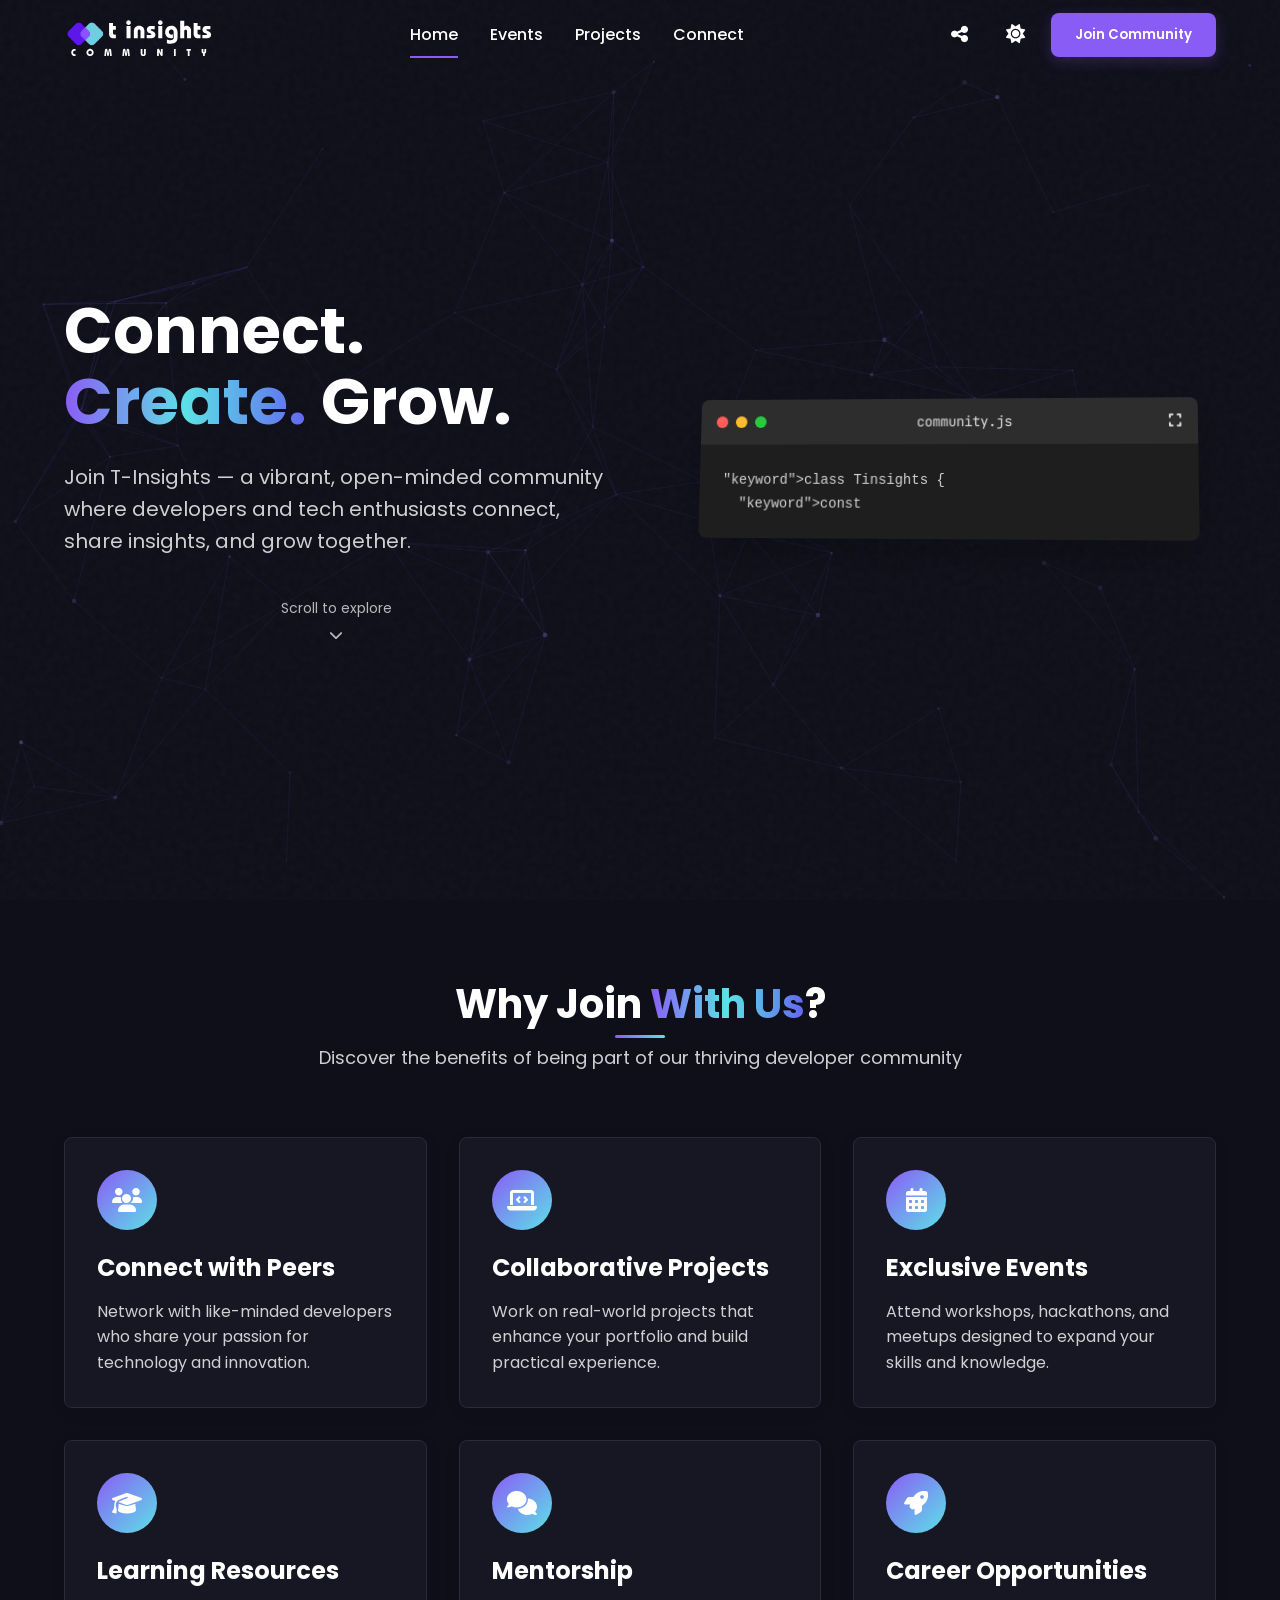
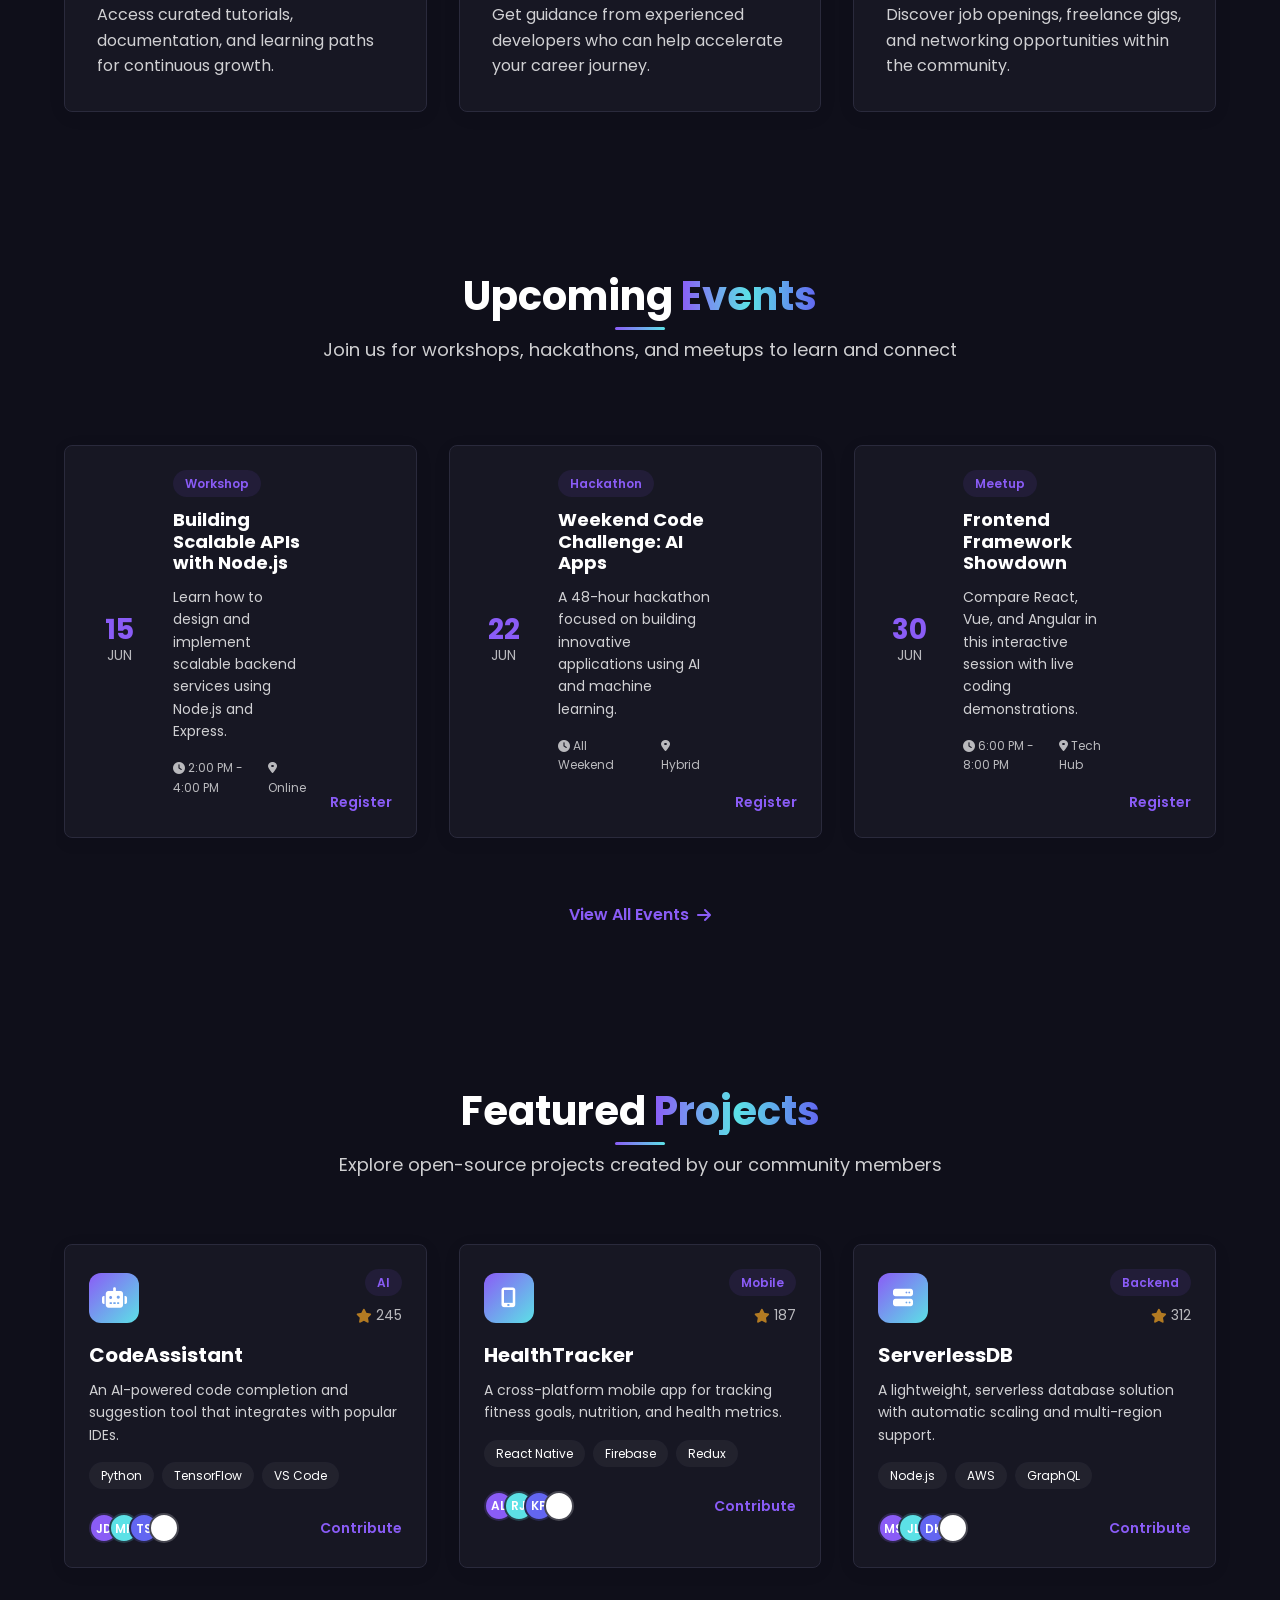
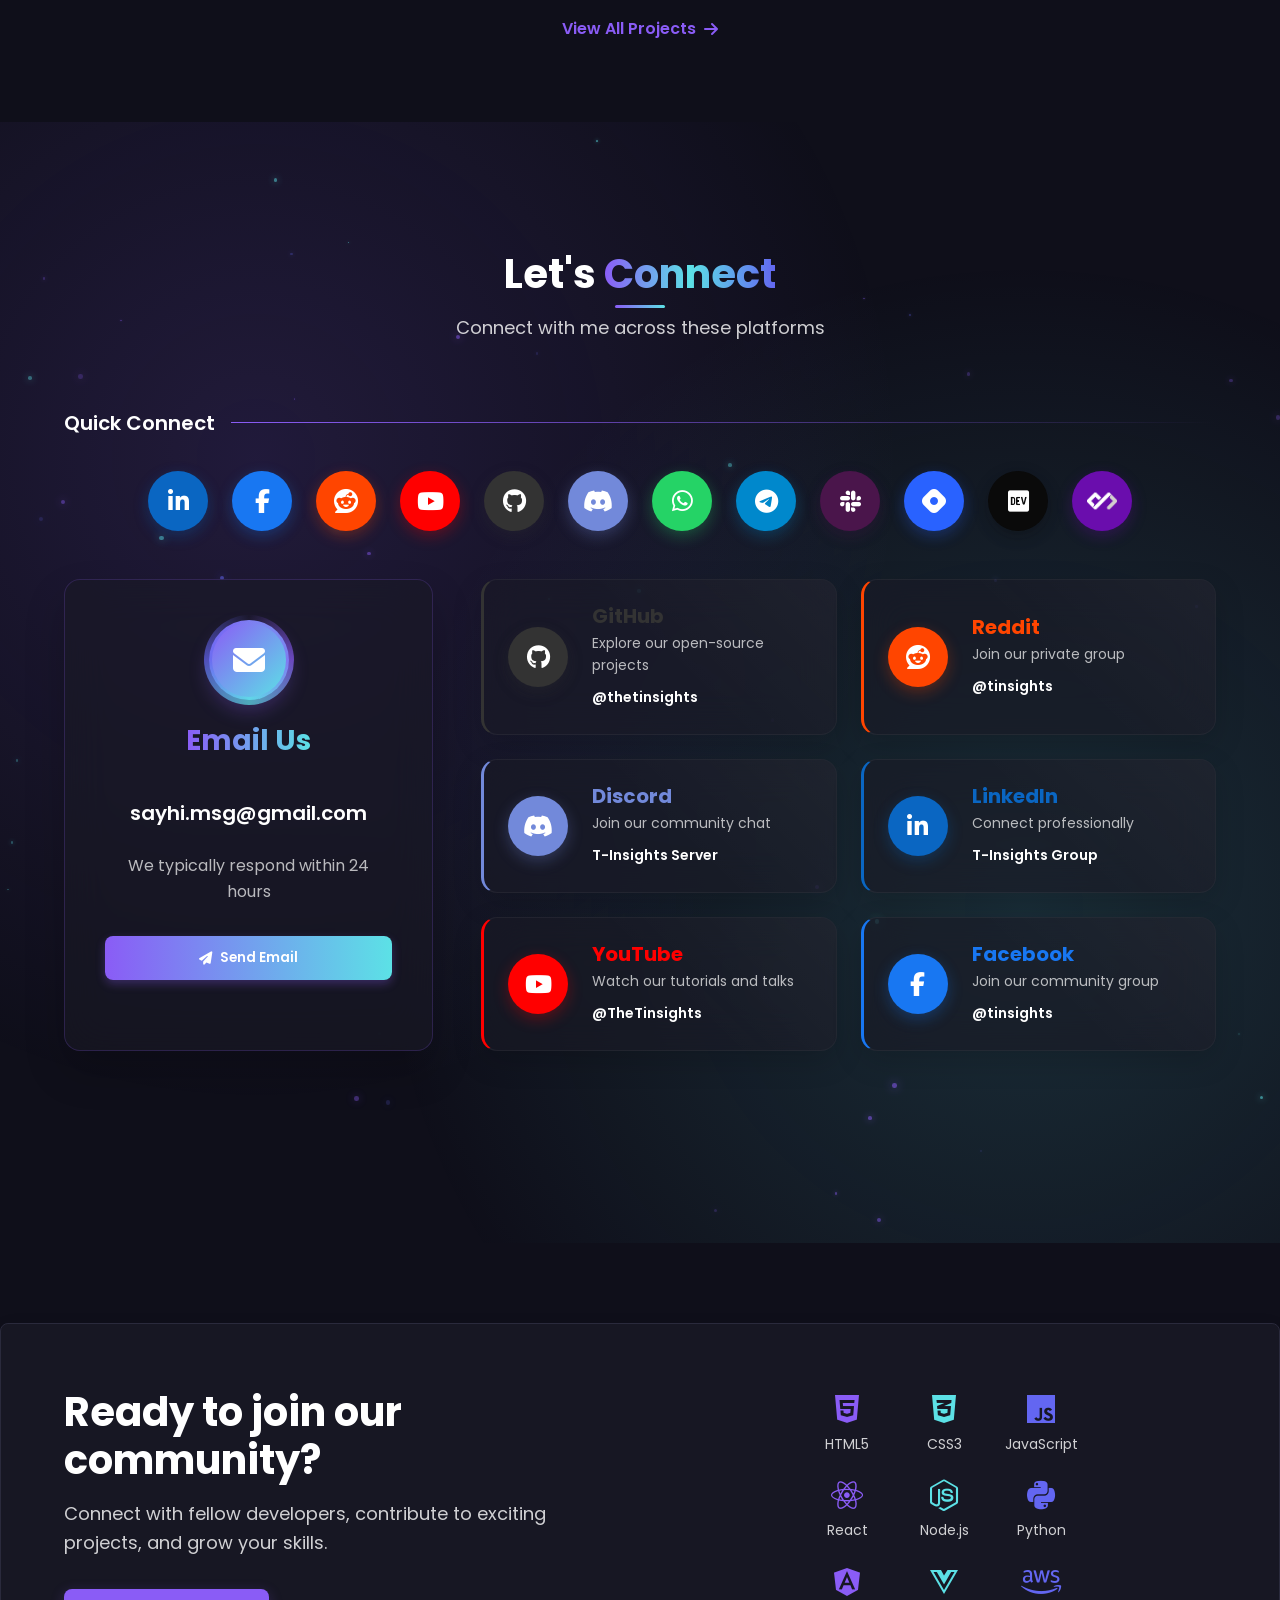
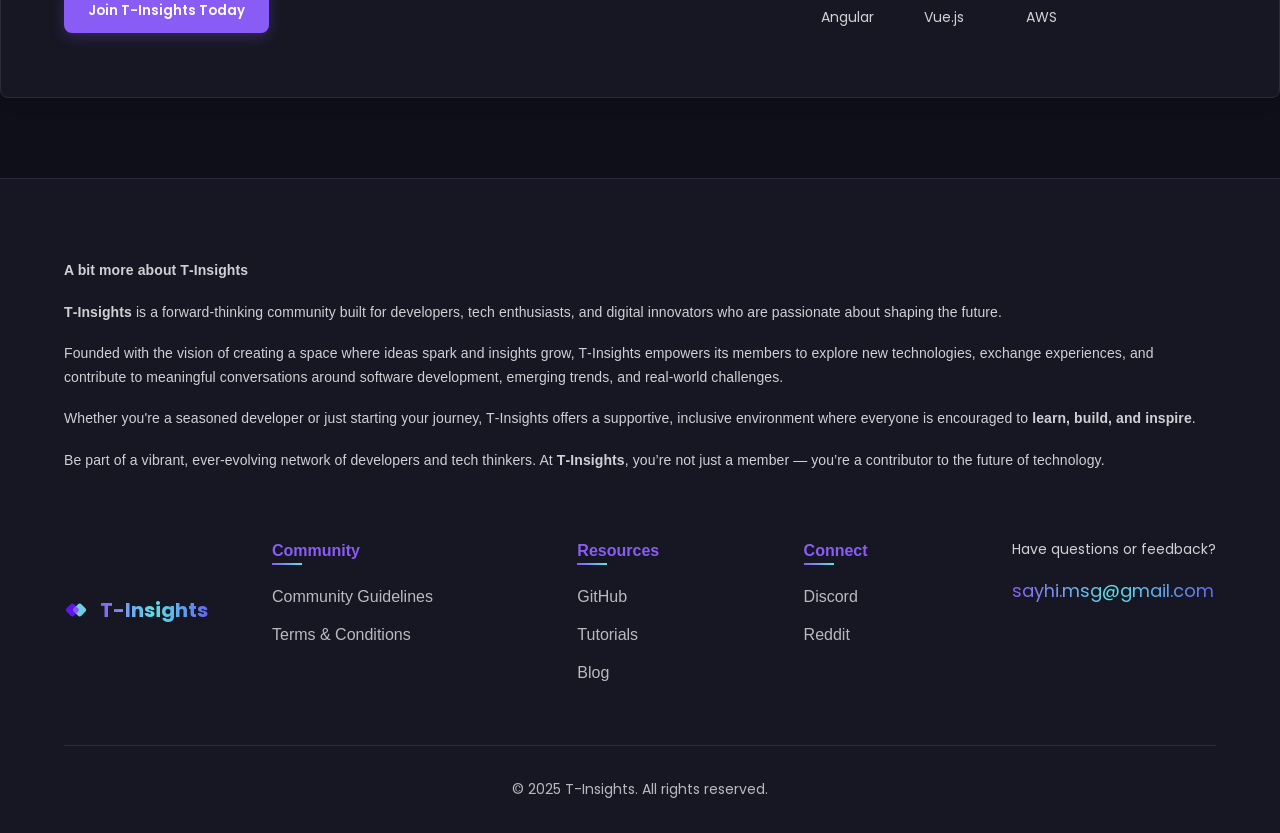
<file: index.html>
<!DOCTYPE html>
<html lang="en">
  <head>
    <meta charset="UTF-8" />
    <meta name="viewport" content="width=device-width, initial-scale=1.0" />
    <title>T-Insights | Where Developers Connect</title>

    <!-- ===== META TAG <START> ===== -->
    <meta
      name="description"
      content="T-Insights is a thriving developer community where tech enthusiasts connect, collaborate, and grow through events, open-source projects, and shared resources."
    />
    <meta
      name="keywords"
      content="developer community, T-Insights, tech events, open source, programming, coding, tech insights, developer network"
    />
    <meta name="author" content="Muhammad S.A. Iqbal" />
    <meta name="theme-color" content="#1a1a1a" />
    <meta name="robots" content="index, follow" />

    <!-- Open Graph (Facebook, LinkedIn, etc.) -->
    <meta
      property="og:title"
      content="T-Insights | Developer Community for Tech Enthusiasts"
    />
    <meta
      property="og:description"
      content="Join T-Insights – a place where developers collaborate, share knowledge, and explore tech projects together. Discover events, tools, and insights."
    />
    <meta property="og:image" content="./assets/images/tinsights-share.png" />
    <meta property="og:url" content="https://tinsights.vercel.app" />
    <meta property="og:type" content="website" />
    <meta property="og:site_name" content="T-Insights" />

    <!-- Twitter Card -->
    <meta name="twitter:card" content="summary_large_image" />
    <meta
      name="twitter:title"
      content="T-Insights | Developer Community for Tech Enthusiasts"
    />
    <meta
      name="twitter:description"
      content="Connect with passionate developers at T-Insights. Share, learn, and grow in a thriving tech ecosystem."
    />
    <meta name="twitter:image" content="./assets/images/tinsights-share.png" />
    <meta name="twitter:site" content="@msaiqs" />
    <meta name="twitter:creator" content="@msaiqs" />

    <!-- Google Search Console (if applicable) -->
    <!-- <meta name="google-site-verification" content="ACTUAL_VERIFICATION_CODE" /> -->
    <!-- ===== META TAG <END> ===== -->

    <!-- Favicon Icon -->
    <link rel="icon" href="./assets/images/favicon.ico" type="image/x-icon" />

    <!-- Font Awesome -->
    <link
      rel="stylesheet"
      href="https://cdnjs.cloudflare.com/ajax/libs/font-awesome/6.4.0/css/all.min.css"
    />

    <!-- Google Fonts -->
    <link rel="preconnect" href="https://fonts.googleapis.com" />
    <link rel="preconnect" href="https://fonts.gstatic.com" crossorigin />
    <link
      href="https://fonts.googleapis.com/css2?family=Poppins:wght@300;400;500;600;700&family=JetBrains+Mono:wght@400;500&display=swap"
      rel="stylesheet"
    />

    <!-- Custom CSS -->
    <link rel="stylesheet" href="./assets/css/style.css" />
    <link rel="stylesheet" href="./assets/css/components/connect-styles.css" />
  </head>
  <body class="dark-theme">
    <canvas id="network-canvas"></canvas>
    <div class="noise-overlay"></div>
    <header>
      <div class="container">
        <div class="logo">
          <a href="./index.html" aria-label="Home" title="Home"
            ><img
              src="./assets/images/white-logo.svg"
              alt="Muhammad S.A. Iqbal"
              width="150"
              height="auto"
              id="themeLogo"
          /></a>
        </div>
        <nav>
          <ul class="nav-links">
            <li><a href="#home" class="active">Home</a></li>
            <li><a href="#events">Events</a></li>
            <li><a href="#projects">Projects</a></li>
            <li><a href="#connect">Connect</a></li>
          </ul>
        </nav>
        <div class="nav-right">
          <button class="share-btn" aria-label="Share">
            <i class="fas fa-share-alt"></i>
          </button>
          <button class="theme-toggle" aria-label="Toggle dark/light mode">
            <i class="fas fa-moon"></i>
            <i class="fas fa-sun"></i>
          </button>
          <a href="./pages/connect.html" target="_self"
            ><button class="primary-btn join-btn">Join Community</button></a
          >
          <button class="menu-toggle" aria-label="Toggle menu">
            <span></span>
            <span></span>
          </button>
        </div>
      </div>
    </header>

    <main>
      <section id="home" class="hero">
        <div class="container">
          <div class="hero-content">
            <h1 class="hero-title">
              Connect. <span class="gradient-text">Create.</span> Grow.
            </h1>
            <p class="hero-subtitle">
              Join T-Insights — a vibrant, open-minded community where
              developers and tech enthusiasts connect, share insights, and grow
              together.
            </p>

            <!--  Fix: Show hero starts if needed
            
           <div class="hero-stats">
              <div class="stat">
                <span class="stat-number">5.2K+</span>
                <span class="stat-label">Members</span>
              </div>
              <div class="stat">
                <span class="stat-number">320+</span>
                <span class="stat-label">Projects</span>
              </div>
              <div class="stat">
                <span class="stat-number">120+</span>
                <span class="stat-label">Events</span>
              </div>
            </div>

            Fix (End)-->

            <div class="scroll-indicator">
              <span>Scroll to explore</span>
              <i class="fas fa-chevron-down"></i>
            </div>
          </div>
          <div class="hero-image">
            <div class="code-editor">
              <div class="editor-header">
                <div class="editor-controls">
                  <span></span>
                  <span></span>
                  <span></span>
                </div>
                <div class="editor-title">community.js</div>
                <div class="editor-actions">
                  <i class="fas fa-expand"></i>
                </div>
              </div>
              <div class="editor-body">
                <pre><code class="language-javascript">class Tinsights {
  constructor() {
    this.members = [];
    this.projects = [];
    this.events = [];
  }

  joinCommunity(developer) {
    this.members.push(developer);
    console.log(`Welcome ${developer.name}!`);
    
    return {
      status: "success",
      message: "You're now part of T-Insights"
    };
  }

  createProject(name, tech, description) {
    const newProject = {
      id: this.generateId(),
      name,
      tech,
      description,
      contributors: [],
      createdAt: new Date()
    };
    
    this.projects.push(newProject);
    return newProject;
  }

  scheduleEvent(title, date, type) {
    const event = {
      id: this.generateId(),
      title,
      date,
      type,
      attendees: []
    };
    
    this.events.push(event);
    return event;
  }

  generateId() {
    return Math.random().toString(36).substring(2, 9);
  }
}</code></pre>
              </div>
            </div>
          </div>
        </div>
      </section>

      <!-- Features -->
      <section id="features" class="features">
        <div class="container">
          <div class="section-header">
            <h2>Why Join <span class="gradient-text">With Us</span>?</h2>
            <p>
              Discover the benefits of being part of our thriving developer
              community
            </p>
          </div>
          <div class="features-grid">
            <div class="feature-card">
              <div class="feature-icon">
                <i class="fas fa-users"></i>
              </div>
              <h3>Connect with Peers</h3>
              <p>
                Network with like-minded developers who share your passion for
                technology and innovation.
              </p>
            </div>
            <div class="feature-card">
              <div class="feature-icon">
                <i class="fas fa-laptop-code"></i>
              </div>
              <h3>Collaborative Projects</h3>
              <p>
                Work on real-world projects that enhance your portfolio and
                build practical experience.
              </p>
            </div>
            <div class="feature-card">
              <div class="feature-icon">
                <i class="fas fa-calendar-alt"></i>
              </div>
              <h3>Exclusive Events</h3>
              <p>
                Attend workshops, hackathons, and meetups designed to expand
                your skills and knowledge.
              </p>
            </div>
            <div class="feature-card">
              <div class="feature-icon">
                <i class="fas fa-graduation-cap"></i>
              </div>
              <h3>Learning Resources</h3>
              <p>
                Access curated tutorials, documentation, and learning paths for
                continuous growth.
              </p>
            </div>
            <div class="feature-card">
              <div class="feature-icon">
                <i class="fas fa-comments"></i>
              </div>
              <h3>Mentorship</h3>
              <p>
                Get guidance from experienced developers who can help accelerate
                your career journey.
              </p>
            </div>
            <div class="feature-card">
              <div class="feature-icon">
                <i class="fas fa-rocket"></i>
              </div>
              <h3>Career Opportunities</h3>
              <p>
                Discover job openings, freelance gigs, and networking
                opportunities within the community.
              </p>
            </div>
          </div>
        </div>
      </section>

      <!-- Events -->
      <section id="events" class="events">
        <div class="container">
          <div class="section-header">
            <h2>Upcoming <span class="gradient-text">Events</span></h2>
            <p>
              Join us for workshops, hackathons, and meetups to learn and
              connect
            </p>
          </div>
          <div class="events-slider">
            <div class="event-card">
              <div class="event-date">
                <span class="day">15</span>
                <span class="month">Jun</span>
              </div>
              <div class="event-content">
                <span class="event-tag">Workshop</span>
                <h3>Building Scalable APIs with Node.js</h3>
                <p>
                  Learn how to design and implement scalable backend services
                  using Node.js and Express.
                </p>
                <div class="event-meta">
                  <span><i class="fas fa-clock"></i> 2:00 PM - 4:00 PM</span>
                  <span><i class="fas fa-map-marker-alt"></i> Online</span>
                </div>
              </div>
              <button class="event-btn">Register</button>
            </div>
            <div class="event-card">
              <div class="event-date">
                <span class="day">22</span>
                <span class="month">Jun</span>
              </div>
              <div class="event-content">
                <span class="event-tag">Hackathon</span>
                <h3>Weekend Code Challenge: AI Apps</h3>
                <p>
                  A 48-hour hackathon focused on building innovative
                  applications using AI and machine learning.
                </p>
                <div class="event-meta">
                  <span><i class="fas fa-clock"></i> All Weekend</span>
                  <span><i class="fas fa-map-marker-alt"></i> Hybrid</span>
                </div>
              </div>
              <button class="event-btn">Register</button>
            </div>
            <div class="event-card">
              <div class="event-date">
                <span class="day">30</span>
                <span class="month">Jun</span>
              </div>
              <div class="event-content">
                <span class="event-tag">Meetup</span>
                <h3>Frontend Framework Showdown</h3>
                <p>
                  Compare React, Vue, and Angular in this interactive session
                  with live coding demonstrations.
                </p>
                <div class="event-meta">
                  <span><i class="fas fa-clock"></i> 6:00 PM - 8:00 PM</span>
                  <span><i class="fas fa-map-marker-alt"></i> Tech Hub</span>
                </div>
              </div>
              <button class="event-btn">Register</button>
            </div>
          </div>
          <div class="view-all">
            <a href="./pages/update.html" class="view-all-link"
              >View All Events <i class="fas fa-arrow-right"></i
            ></a>
          </div>
        </div>
      </section>

      <!-- Projects -->
      <section id="projects" class="projects">
        <div class="container">
          <div class="section-header">
            <h2>Featured <span class="gradient-text">Projects</span></h2>
            <p>Explore open-source projects created by our community members</p>
          </div>
          <div class="projects-grid">
            <!-- Project - 1 -->
            <div class="project-card">
              <div class="project-header">
                <div class="project-logo">
                  <i class="fas fa-robot"></i>
                </div>
                <div class="project-meta">
                  <span class="project-tag">AI</span>
                  <div class="project-stars">
                    <i class="fas fa-star"></i>
                    <span>245</span>
                  </div>
                </div>
              </div>
              <h3>CodeAssistant</h3>
              <p>
                An AI-powered code completion and suggestion tool that
                integrates with popular IDEs.
              </p>
              <div class="project-tech">
                <span>Python</span>
                <span>TensorFlow</span>
                <span>VS Code</span>
              </div>
              <div class="project-contributors">
                <div class="contributor-avatars">
                  <div class="avatar">JD</div>
                  <div class="avatar">MK</div>
                  <div class="avatar">TS</div>
                  <div class="avatar">+4</div>
                </div>
                <a href="./pages/update.html" class="contribute-link"
                  >Contribute</a
                >
              </div>
            </div>
            <!-- Project - 2 -->
            <div class="project-card">
              <div class="project-header">
                <div class="project-logo">
                  <i class="fas fa-mobile-alt"></i>
                </div>
                <div class="project-meta">
                  <span class="project-tag">Mobile</span>
                  <div class="project-stars">
                    <i class="fas fa-star"></i>
                    <span>187</span>
                  </div>
                </div>
              </div>
              <h3>HealthTracker</h3>
              <p>
                A cross-platform mobile app for tracking fitness goals,
                nutrition, and health metrics.
              </p>
              <div class="project-tech">
                <span>React Native</span>
                <span>Firebase</span>
                <span>Redux</span>
              </div>
              <div class="project-contributors">
                <div class="contributor-avatars">
                  <div class="avatar">AL</div>
                  <div class="avatar">RJ</div>
                  <div class="avatar">KP</div>
                  <div class="avatar">+2</div>
                </div>
                <a href="./pages/update.html" class="contribute-link"
                  >Contribute</a
                >
              </div>
            </div>
            <!-- Project - 3 -->
            <div class="project-card">
              <div class="project-header">
                <div class="project-logo">
                  <i class="fas fa-server"></i>
                </div>
                <div class="project-meta">
                  <span class="project-tag">Backend</span>
                  <div class="project-stars">
                    <i class="fas fa-star"></i>
                    <span>312</span>
                  </div>
                </div>
              </div>
              <h3>ServerlessDB</h3>
              <p>
                A lightweight, serverless database solution with automatic
                scaling and multi-region support.
              </p>
              <div class="project-tech">
                <span>Node.js</span>
                <span>AWS</span>
                <span>GraphQL</span>
              </div>
              <div class="project-contributors">
                <div class="contributor-avatars">
                  <div class="avatar">MS</div>
                  <div class="avatar">JL</div>
                  <div class="avatar">DK</div>
                  <div class="avatar">+6</div>
                </div>
                <a href="./pages/update.html" class="contribute-link"
                  >Contribute</a
                >
              </div>
            </div>
          </div>
          <div class="view-all">
            <a href="./pages/update.html" class="view-all-link"
              >View All Projects <i class="fas fa-arrow-right"></i
            ></a>
          </div>
        </div>
      </section>

      <!-- Connect Section -->
      <section id="connect" class="connect">
        <div class="connect-bg">
          <div class="connect-particles"></div>
        </div>
        <div class="container">
          <div class="section-header">
            <h2>Let's <span class="gradient-text">Connect</span></h2>
            <p>Connect with me across these platforms</p>
          </div>

          <!-- Quick Social Links -->
          <div class="quick-social-links">
            <div class="quick-social-title">
              <span>Quick Connect</span>
              <div class="quick-social-line"></div>
            </div>
            <div class="quick-social-icons">
              <a
                href="https://www.linkedin.com/groups/14716474"
                target="_blank"
                class="quick-social-icon"
                data-platform="linkedin"
              >
                <i class="fab fa-linkedin-in"></i>
              </a>
              <a
                href="https://www.facebook.com/thetinsights"
                target="_blank"
                class="quick-social-icon"
                data-platform="facebook"
              >
                <i class="fab fa-facebook-f"></i>
              </a>
              <a
                href="https://www.reddit.com/r/tinsights"
                target="_blank"
                class="quick-social-icon"
                data-platform="reddit"
              >
                <i class="fab fa-reddit"></i>
              </a>
              <a
                href="https://www.youtube.com/@TheTinsights"
                target="_blank"
                class="quick-social-icon"
                data-platform="youtube"
              >
                <i class="fab fa-youtube"></i>
              </a>
              <a
                href="https://github.com/thetinsights"
                class="quick-social-icon"
                data-platform="github"
                target="_blank"
              >
                <i class="fab fa-github"></i>
              </a>
              <a
                href="https://discord.gg/XtzMwG9rXB"
                class="quick-social-icon"
                data-platform="discord"
                target="_blank"
              >
                <i class="fab fa-discord"></i>
              </a>
              <a
                href="https://chat.whatsapp.com/D8KUzw35EcpIFxpXmEPrKn"
                class="quick-social-icon"
                data-platform="whatsapp"
                target="_blank"
              >
                <i class="fab fa-whatsapp"></i>
              </a>
              <a
                href="https://t.me/thetinsights"
                class="quick-social-icon"
                data-platform="telegram"
                target="_blank"
              >
                <i class="fab fa-telegram-plane"></i>
              </a>
              <a
                href="https://join.slack.com/t/thetinsights/shared_invite/zt-36z35v4af-9bhZjCynCeAoleM7V_aQLw"
                class="quick-social-icon"
                data-platform="slack"
                target="_blank"
              >
                <i class="fab fa-slack"></i>
              </a>
              <a
                href="https://tinsights.hashnode.dev"
                class="quick-social-icon"
                data-platform="hashnode"
                target="_blank"
              >
                <i class="fab fa-hashnode"></i>
              </a>
              <a
                href="https://dev.to/tinsights"
                class="quick-social-icon"
                data-platform="devto"
                target="_blank"
              >
                <i class="fab fa-dev"></i>
              </a>
              <a
                href="https://app.daily.dev/squads/tinsights"
                class="quick-social-icon"
                data-platform="dailydev"
                target="_blank"
              >
                <img
                  src="./assets/images/icons/dailydev.svg"
                  alt="DailyDev"
                  width="30"
                  height="30"
                  style="vertical-align: middle"
                />
              </a>
            </div>
          </div>

          <div class="connect-wrapper">
            <div class="connect-email-card">
              <div class="email-card-inner">
                <div class="email-header">
                  <div class="email-icon-container">
                    <i class="fas fa-envelope"></i>
                  </div>
                  <h3>Email Us</h3>
                </div>
                <div class="email-content">
                  <a href="mailto:sayhi.msg@gmail.com" class="email-address">
                    <span>sayhi.msg@gmail.com</span>
                  </a>
                  <p>We typically respond within 24 hours</p>
                  <button class="email-cta">
                    <i class="fas fa-paper-plane"></i>
                    <span>Send Email</span>
                  </button>
                </div>
              </div>
            </div>

            <div class="connect-social-container">
              <div class="social-card" data-platform="github">
                <div class="social-icon">
                  <i class="fab fa-github"></i>
                </div>
                <div class="social-content">
                  <h4>GitHub</h4>
                  <p>Explore our open-source projects</p>
                  <a
                    href="https://github.com/thetinsights"
                    target="_blank"
                    class="social-link"
                    >@thetinsights</a
                  >
                </div>
              </div>

              <div class="social-card" data-platform="reddit">
                <div class="social-icon">
                  <i class="fab fa-reddit"></i>
                </div>
                <div class="social-content">
                  <h4>Reddit</h4>
                  <p>Join our private group</p>
                  <a
                    href="https://www.reddit.com/r/tinsights"
                    target="_blank"
                    class="social-link"
                    >@tinsights</a
                  >
                </div>
              </div>

              <div class="social-card" data-platform="discord">
                <div class="social-icon">
                  <i class="fab fa-discord"></i>
                </div>
                <div class="social-content">
                  <h4>Discord</h4>
                  <p>Join our community chat</p>
                  <a
                    href="https://discord.gg/XtzMwG9rXB"
                    target="_blank"
                    class="social-link"
                    >T-Insights Server</a
                  >
                </div>
              </div>

              <div class="social-card" data-platform="linkedin">
                <div class="social-icon">
                  <i class="fab fa-linkedin-in"></i>
                </div>
                <div class="social-content">
                  <h4>LinkedIn</h4>
                  <p>Connect professionally</p>
                  <a
                    href="https://www.linkedin.com/groups/14716474"
                    target="_blank"
                    class="social-link"
                    >T-Insights Group</a
                  >
                </div>
              </div>

              <div class="social-card" data-platform="youtube">
                <div class="social-icon">
                  <i class="fab fa-youtube"></i>
                </div>
                <div class="social-content">
                  <h4>YouTube</h4>
                  <p>Watch our tutorials and talks</p>
                  <a
                    href="https://www.youtube.com/@TheTinsights"
                    target="_blank"
                    class="social-link"
                    >@TheTinsights</a
                  >
                </div>
              </div>

              <div class="social-card" data-platform="facebook">
                <div class="social-icon">
                  <i class="fab fa-facebook-f"></i>
                </div>
                <div class="social-content">
                  <h4>Facebook</h4>
                  <p>Join our community group</p>
                  <a
                    href="https://www.facebook.com/groups/tinsights"
                    target="_blank"
                    class="social-link"
                    >@tinsights</a
                  >
                </div>
              </div>
            </div>
          </div>

          <!-- <div class="connect-newsletter">
            <div class="newsletter-content">
              <h3>Subscribe to Our Newsletter</h3>
              <p>
                Get the latest updates, events, and resources delivered directly
                to your inbox.
              </p>
            </div>
            <form class="newsletter-form">
              <div class="form-group">
                <input type="email" placeholder="Your email address" required />
                <button type="submit">Subscribe</button>
              </div>
              <div class="form-privacy">
                <label>
                  <input type="checkbox" required />
                  <span>I agree to receive emails from T-Insights</span>
                </label>
              </div>
            </form>
          </div> -->
        </div>
      </section>

      <!-- Community Join -->
      <section id="join" class="join-section">
        <div class="container">
          <div class="join-content">
            <h2>Ready to join our community?</h2>
            <p>
              Connect with fellow developers, contribute to exciting projects,
              and grow your skills.
            </p>
            <a href="./pages/connect.html" target="_self"
              ><button class="primary-btn">Join T-Insights Today</button></a
            >
          </div>
          <div class="join-image">
            <div class="tech-stack">
              <div class="tech-item" style="--delay: 0s">
                <i class="fab fa-html5"></i>
                <span>HTML5</span>
              </div>
              <div class="tech-item" style="--delay: 0.1s">
                <i class="fab fa-css3-alt"></i>
                <span>CSS3</span>
              </div>
              <div class="tech-item" style="--delay: 0.2s">
                <i class="fab fa-js"></i>
                <span>JavaScript</span>
              </div>
              <div class="tech-item" style="--delay: 0.3s">
                <i class="fab fa-react"></i>
                <span>React</span>
              </div>
              <div class="tech-item" style="--delay: 0.4s">
                <i class="fab fa-node-js"></i>
                <span>Node.js</span>
              </div>
              <div class="tech-item" style="--delay: 0.5s">
                <i class="fab fa-python"></i>
                <span>Python</span>
              </div>
              <div class="tech-item" style="--delay: 0.6s">
                <i class="fab fa-angular"></i>
                <span>Angular</span>
              </div>
              <div class="tech-item" style="--delay: 0.7s">
                <i class="fab fa-vuejs"></i>
                <span>Vue.js</span>
              </div>
              <div class="tech-item" style="--delay: 0.8s">
                <i class="fab fa-aws"></i>
                <span>AWS</span>
              </div>
            </div>
          </div>
        </div>
      </section>
    </main>

    <footer>
      <div class="container">
        <div class="footer-content">
          <!-- About -->
          <div class="footer-about">
            <p><strong>A bit more about T‑Insights</strong></p>
            <p>
              <strong>T‑Insights</strong> is a forward-thinking community built
              for developers, tech enthusiasts, and digital innovators who are
              passionate about shaping the future.
            </p>
            <p>
              Founded with the vision of creating a space where ideas spark and
              insights grow, T‑Insights empowers its members to explore new
              technologies, exchange experiences, and contribute to meaningful
              conversations around software development, emerging trends, and
              real-world challenges.
            </p>
            <p>
              Whether you're a seasoned developer or just starting your journey,
              T‑Insights offers a supportive, inclusive environment where
              everyone is encouraged to
              <strong>learn, build, and inspire</strong>.
            </p>
            <p>
              Be part of a vibrant, ever-evolving network of developers and tech
              thinkers. At <strong>T‑Insights</strong>, you’re not just a member
              — you’re a contributor to the future of technology.
            </p>
          </div>

          <div class="footer-logo">
            <div class="logo-img small">
              <img src="./assets/images/logo.svg" alt="T-Insights Logo" />
            </div>
            <h3>T-Insights</h3>
          </div>
          <div class="footer-links">
            <div class="footer-column">
              <h4>Community</h4>
              <ul>
                <li>
                  <a href="./pages/community-guidelines.html" target="_self"
                    >Community Guidelines</a
                  >
                </li>
                <li>
                  <a href="./pages/terms-and-conditions.html" target="_self"
                    >Terms & Conditions</a
                  >
                </li>
              </ul>
            </div>
            <div class="footer-column">
              <h4>Resources</h4>
              <ul>
                <li>
                  <a href="https://github.com/thetinsights" target="_blank"
                    >GitHub</a
                  >
                </li>
                <li>
                  <a
                    href="https://www.youtube.com/@TheTinsights"
                    target="_blank"
                    >Tutorials</a
                  >
                </li>
                <li>
                  <a href="https://dly.to/LVKj9ZA39rw" target="_blank">Blog</a>
                </li>
              </ul>
            </div>
            <div class="footer-column">
              <h4>Connect</h4>
              <ul>
                <li>
                  <a href="https://discord.gg/XtzMwG9rXB" target="_blank"
                    >Discord</a
                  >
                </li>
                <li>
                  <a href="https://www.reddit.com/r/tinsights" target="_blank"
                    >Reddit</a
                  >
                </li>
              </ul>
            </div>
            <div class="footer-column">
              <p>Have questions or feedback?</p>
              <a href="mailto:sayhi.msg@gmail.com" class="footer-email"
                >sayhi.msg@gmail.com</a
              >
            </div>
          </div>
        </div>
        <div class="footer-bottom">
          <p>&copy; 2025 T-Insights. All rights reserved.</p>
        </div>
      </div>
    </footer>

    <button id="back-to-top" aria-label="Back to top">
      <i class="fas fa-arrow-up"></i>
    </button>

    <!-- Share Modal -->
    <div class="share-modal">
      <div class="share-modal-content">
        <button class="share-modal-close">
          <i class="fas fa-times"></i>
        </button>
        <h3 class="share-modal-title">Share T-Insights</h3>
        <div class="share-options">
          <div class="share-option" data-platform="twitter">
            <i class="fab fa-twitter" style="color: #1da1f2"></i>
            <span>Twitter</span>
          </div>
          <div class="share-option" data-platform="facebook">
            <i class="fab fa-facebook-f" style="color: #1877f2"></i>
            <span>Facebook</span>
          </div>
          <div class="share-option" data-platform="linkedin">
            <i class="fab fa-linkedin-in" style="color: #0a66c2"></i>
            <span>LinkedIn</span>
          </div>
          <div class="share-option" data-platform="whatsapp">
            <i class="fab fa-whatsapp" style="color: #25d366"></i>
            <span>WhatsApp</span>
          </div>
        </div>
        <div class="share-link-container">
          <input
            type="text"
            class="share-link-input"
            value="https://tinsights.vercel.app"
            readonly
          />
          <button class="share-link-copy">Copy</button>
        </div>
      </div>
    </div>

    <!-- JavaScript Link -->
    <script src="./assets/js/main.js"></script>
    <script src="./assets/js/utils/network-bg.js"></script>
  </body>
</html>
</file>
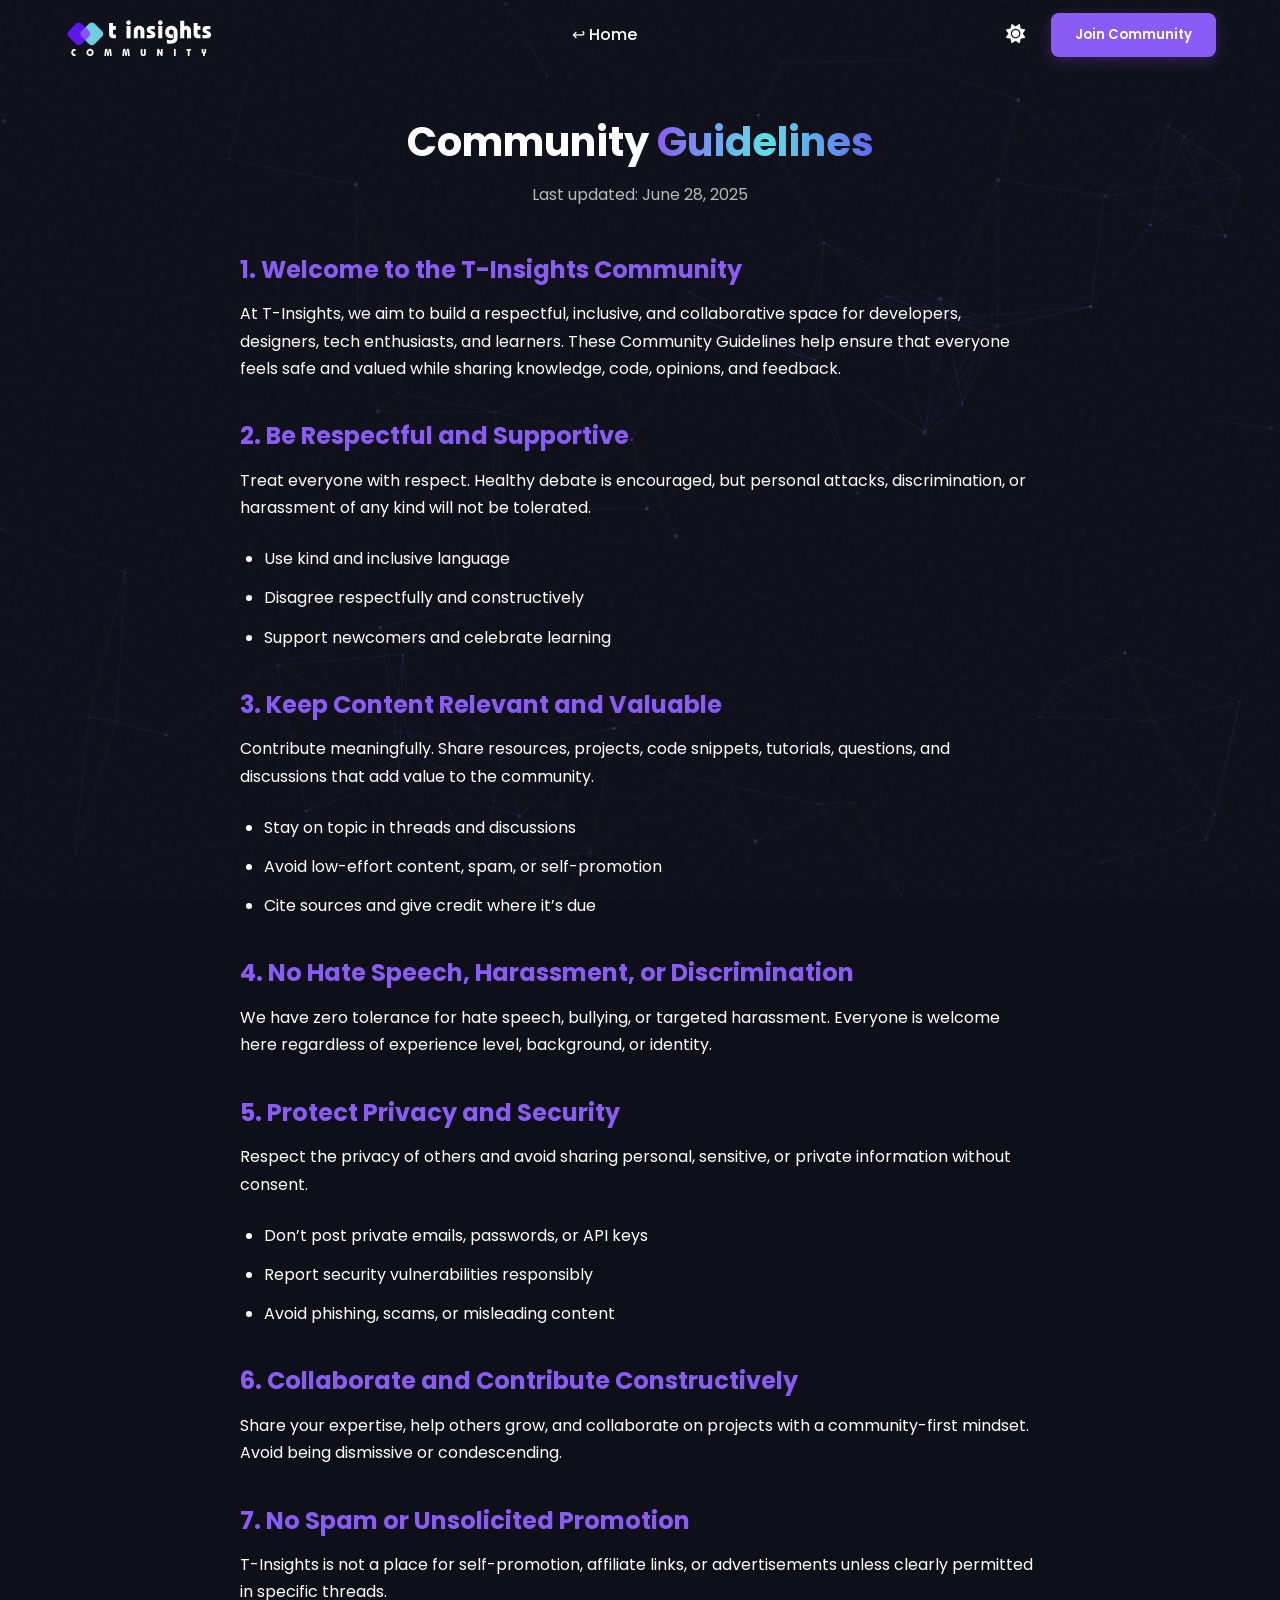
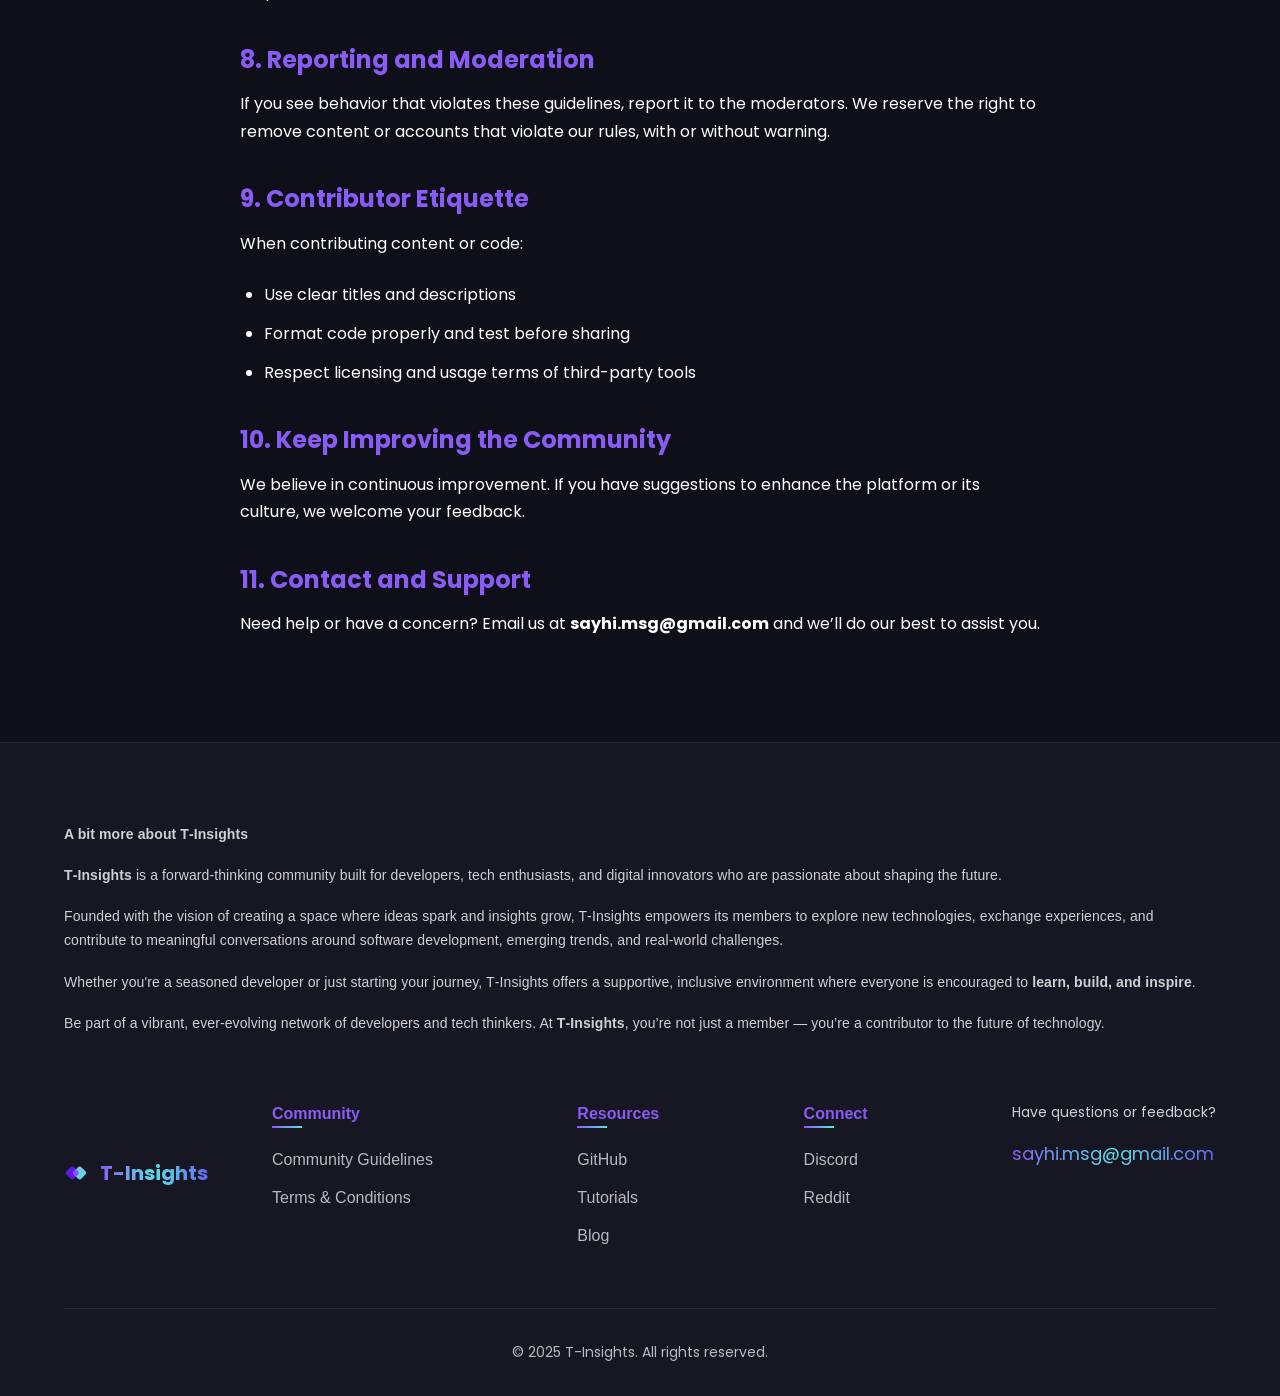
<file: pages/community-guidelines.html>
<!DOCTYPE html>
<html lang="en">
  <head>
    <meta charset="UTF-8" />
    <meta name="viewport" content="width=device-width, initial-scale=1.0" />
    <title>Community Guidelines | T-Insights</title>

    <!-- ===== META TAG <START> ===== -->
    <meta
      name="description"
      content="T-Insights is a thriving developer community where tech enthusiasts connect, collaborate, and grow through events, open-source projects, and shared resources."
    />
    <meta
      name="keywords"
      content="developer community, T-Insights, tech events, open source, programming, coding, tech insights, developer network"
    />
    <meta name="author" content="Muhammad S.A. Iqbal" />
    <meta name="theme-color" content="#1a1a1a" />
    <meta name="robots" content="index, follow" />

    <!-- Open Graph (Facebook, LinkedIn, etc.) -->
    <meta
      property="og:title"
      content="T-Insights | Developer Community for Tech Enthusiasts"
    />
    <meta
      property="og:description"
      content="Join T-Insights – a place where developers collaborate, share knowledge, and explore tech projects together. Discover events, tools, and insights."
    />
    <meta property="og:image" content="../assets/images/tinsights-share.png" />
    <meta property="og:url" content="https://tinsights.vercel.app" />
    <meta property="og:type" content="website" />
    <meta property="og:site_name" content="T-Insights" />

    <!-- Twitter Card -->
    <meta name="twitter:card" content="summary_large_image" />
    <meta
      name="twitter:title"
      content="T-Insights | Developer Community for Tech Enthusiasts"
    />
    <meta
      name="twitter:description"
      content="Connect with passionate developers at T-Insights. Share, learn, and grow in a thriving tech ecosystem."
    />
    <meta name="twitter:image" content="../assets/images/tinsights-share.png" />
    <meta name="twitter:site" content="@msaiqs" />
    <meta name="twitter:creator" content="@msaiqs" />

    <!-- Google Search Console (if applicable) -->
    <!-- <meta name="google-site-verification" content="ACTUAL_VERIFICATION_CODE" /> -->
    <!-- ===== META TAG <END> ===== -->

    <!-- Favicon Icon -->
    <link rel="icon" href="../assets/images/favicon.ico" type="image/x-icon" />

    <!-- Font Awesome -->
    <link
      rel="stylesheet"
      href="https://cdnjs.cloudflare.com/ajax/libs/font-awesome/6.4.0/css/all.min.css"
    />

    <!-- Google Fonts -->
    <link rel="preconnect" href="https://fonts.googleapis.com" />
    <link rel="preconnect" href="https://fonts.gstatic.com" crossorigin />
    <link
      href="https://fonts.googleapis.com/css2?family=Poppins:wght@300;400;500;600;700&family=JetBrains+Mono:wght@400;500&display=swap"
      rel="stylesheet"
    />

    <!-- Custom CSS -->
    <link rel="stylesheet" href="../assets/css/style.css" />
    <link rel="stylesheet" href="../assets/css/components/term-guide.css" />
  </head>
  <body class="dark-theme">
    <canvas id="network-canvas"></canvas>
    <div class="noise-overlay"></div>

    <header>
      <div class="container">
        <div class="logo">
          <a href="../index.html" aria-label="Home" title="Home"
            ><img
              src="../assets/images/white-logo.svg"
              alt="Muhammad S.A. Iqbal"
              width="150"
              height="auto"
              id="themeLogo"
          /></a>
        </div>
        <nav>
          <ul class="nav-links">
            <li><a href="../index.html">↩ Home</a></li>
          </ul>
        </nav>
        <div class="nav-right">
          <button class="theme-toggle" aria-label="Toggle dark/light mode">
            <i class="fas fa-moon"></i>
            <i class="fas fa-sun"></i>
          </button>
          <a href="./connect.html" target="_self"
            ><button class="primary-btn join-btn">Join Community</button></a
          >
          <button class="menu-toggle" aria-label="Toggle menu">
            <span></span>
            <span></span>
          </button>
        </div>
      </div>
    </header>

    <main>
      <section class="terms-section">
        <div class="container">
          <div class="terms-container">
            <div class="terms-header">
              <h1>Community <span class="gradient-text">Guidelines</span></h1>
              <p>Last updated: June 28, 2025</p>
            </div>

            <div class="terms-content">
              <h2 class="terms-section-title">
                1. Welcome to the T-Insights Community
              </h2>
              <p>
                At T-Insights, we aim to build a respectful, inclusive, and
                collaborative space for developers, designers, tech enthusiasts,
                and learners. These Community Guidelines help ensure that
                everyone feels safe and valued while sharing knowledge, code,
                opinions, and feedback.
              </p>

              <h2 class="terms-section-title">
                2. Be Respectful and Supportive
              </h2>
              <p>
                Treat everyone with respect. Healthy debate is encouraged, but
                personal attacks, discrimination, or harassment of any kind will
                not be tolerated.
              </p>
              <ul>
                <li>Use kind and inclusive language</li>
                <li>Disagree respectfully and constructively</li>
                <li>Support newcomers and celebrate learning</li>
              </ul>

              <h2 class="terms-section-title">
                3. Keep Content Relevant and Valuable
              </h2>
              <p>
                Contribute meaningfully. Share resources, projects, code
                snippets, tutorials, questions, and discussions that add value
                to the community.
              </p>
              <ul>
                <li>Stay on topic in threads and discussions</li>
                <li>Avoid low-effort content, spam, or self-promotion</li>
                <li>Cite sources and give credit where it’s due</li>
              </ul>

              <h2 class="terms-section-title">
                4. No Hate Speech, Harassment, or Discrimination
              </h2>
              <p>
                We have zero tolerance for hate speech, bullying, or targeted
                harassment. Everyone is welcome here regardless of experience
                level, background, or identity.
              </p>

              <h2 class="terms-section-title">
                5. Protect Privacy and Security
              </h2>
              <p>
                Respect the privacy of others and avoid sharing personal,
                sensitive, or private information without consent.
              </p>
              <ul>
                <li>Don’t post private emails, passwords, or API keys</li>
                <li>Report security vulnerabilities responsibly</li>
                <li>Avoid phishing, scams, or misleading content</li>
              </ul>

              <h2 class="terms-section-title">
                6. Collaborate and Contribute Constructively
              </h2>
              <p>
                Share your expertise, help others grow, and collaborate on
                projects with a community-first mindset. Avoid being dismissive
                or condescending.
              </p>

              <h2 class="terms-section-title">
                7. No Spam or Unsolicited Promotion
              </h2>
              <p>
                T-Insights is not a place for self-promotion, affiliate links,
                or advertisements unless clearly permitted in specific threads.
              </p>

              <h2 class="terms-section-title">8. Reporting and Moderation</h2>
              <p>
                If you see behavior that violates these guidelines, report it to
                the moderators. We reserve the right to remove content or
                accounts that violate our rules, with or without warning.
              </p>

              <h2 class="terms-section-title">9. Contributor Etiquette</h2>
              <p>When contributing content or code:</p>
              <ul>
                <li>Use clear titles and descriptions</li>
                <li>Format code properly and test before sharing</li>
                <li>Respect licensing and usage terms of third-party tools</li>
              </ul>

              <h2 class="terms-section-title">
                10. Keep Improving the Community
              </h2>
              <p>
                We believe in continuous improvement. If you have suggestions to
                enhance the platform or its culture, we welcome your feedback.
              </p>

              <h2 class="terms-section-title">11. Contact and Support</h2>
              <p>
                Need help or have a concern? Email us at
                <strong>sayhi.msg@gmail.com</strong> and we’ll do our best to
                assist you.
              </p>
            </div>
          </div>
        </div>
      </section>
    </main>

    <footer>
      <div class="container">
        <div class="footer-content">
          <!-- About -->
          <div class="footer-about">
            <p><strong>A bit more about T‑Insights</strong></p>
            <p>
              <strong>T‑Insights</strong> is a forward-thinking community built
              for developers, tech enthusiasts, and digital innovators who are
              passionate about shaping the future.
            </p>
            <p>
              Founded with the vision of creating a space where ideas spark and
              insights grow, T‑Insights empowers its members to explore new
              technologies, exchange experiences, and contribute to meaningful
              conversations around software development, emerging trends, and
              real-world challenges.
            </p>
            <p>
              Whether you're a seasoned developer or just starting your journey,
              T‑Insights offers a supportive, inclusive environment where
              everyone is encouraged to
              <strong>learn, build, and inspire</strong>.
            </p>
            <p>
              Be part of a vibrant, ever-evolving network of developers and tech
              thinkers. At <strong>T‑Insights</strong>, you’re not just a member
              — you’re a contributor to the future of technology.
            </p>
          </div>

          <div class="footer-logo">
            <div class="logo-img small">
              <img src="../assets/images/logo.svg" alt="T-Insights Logo" />
            </div>
            <h3>T-Insights</h3>
          </div>
          <div class="footer-links">
            <div class="footer-column">
              <h4>Community</h4>
              <ul>
                <li>
                  <a href="./community-guidelines.html" target="_self"
                    >Community Guidelines</a
                  >
                </li>
                <li>
                  <a href="./terms-and-conditions.html" target="_self"
                    >Terms & Conditions</a
                  >
                </li>
              </ul>
            </div>
            <div class="footer-column">
              <h4>Resources</h4>
              <ul>
                <li>
                  <a href="https://github.com/thetinsights" target="_blank"
                    >GitHub</a
                  >
                </li>
                <li>
                  <a
                    href="https://www.youtube.com/@TheTinsights"
                    target="_blank"
                    >Tutorials</a
                  >
                </li>
                <li>
                  <a href="https://dly.to/LVKj9ZA39rw" target="_blank">Blog</a>
                </li>
              </ul>
            </div>
            <div class="footer-column">
              <h4>Connect</h4>
              <ul>
                <li>
                  <a href="https://discord.gg/XtzMwG9rXB" target="_blank"
                    >Discord</a
                  >
                </li>
                <li>
                  <a href="https://www.reddit.com/r/tinsights" target="_blank"
                    >Reddit</a
                  >
                </li>
              </ul>
            </div>
            <div class="footer-column">
              <p>Have questions or feedback?</p>
              <a href="mailto:sayhi.msg@gmail.com" class="footer-email2"
                >sayhi.msg@gmail.com</a
              >
            </div>
          </div>
        </div>
        <div class="footer-bottom">
          <p>&copy; 2025 T-Insights. All rights reserved.</p>
        </div>
      </div>
    </footer>

    <button id="back-to-top" aria-label="Back to top">
      <i class="fas fa-arrow-up"></i>
    </button>

    <script src="../assets/js/main.js"></script>
    <script src="../assets/js/utils/network-bg.js"></script>
  </body>
</html>
</file>
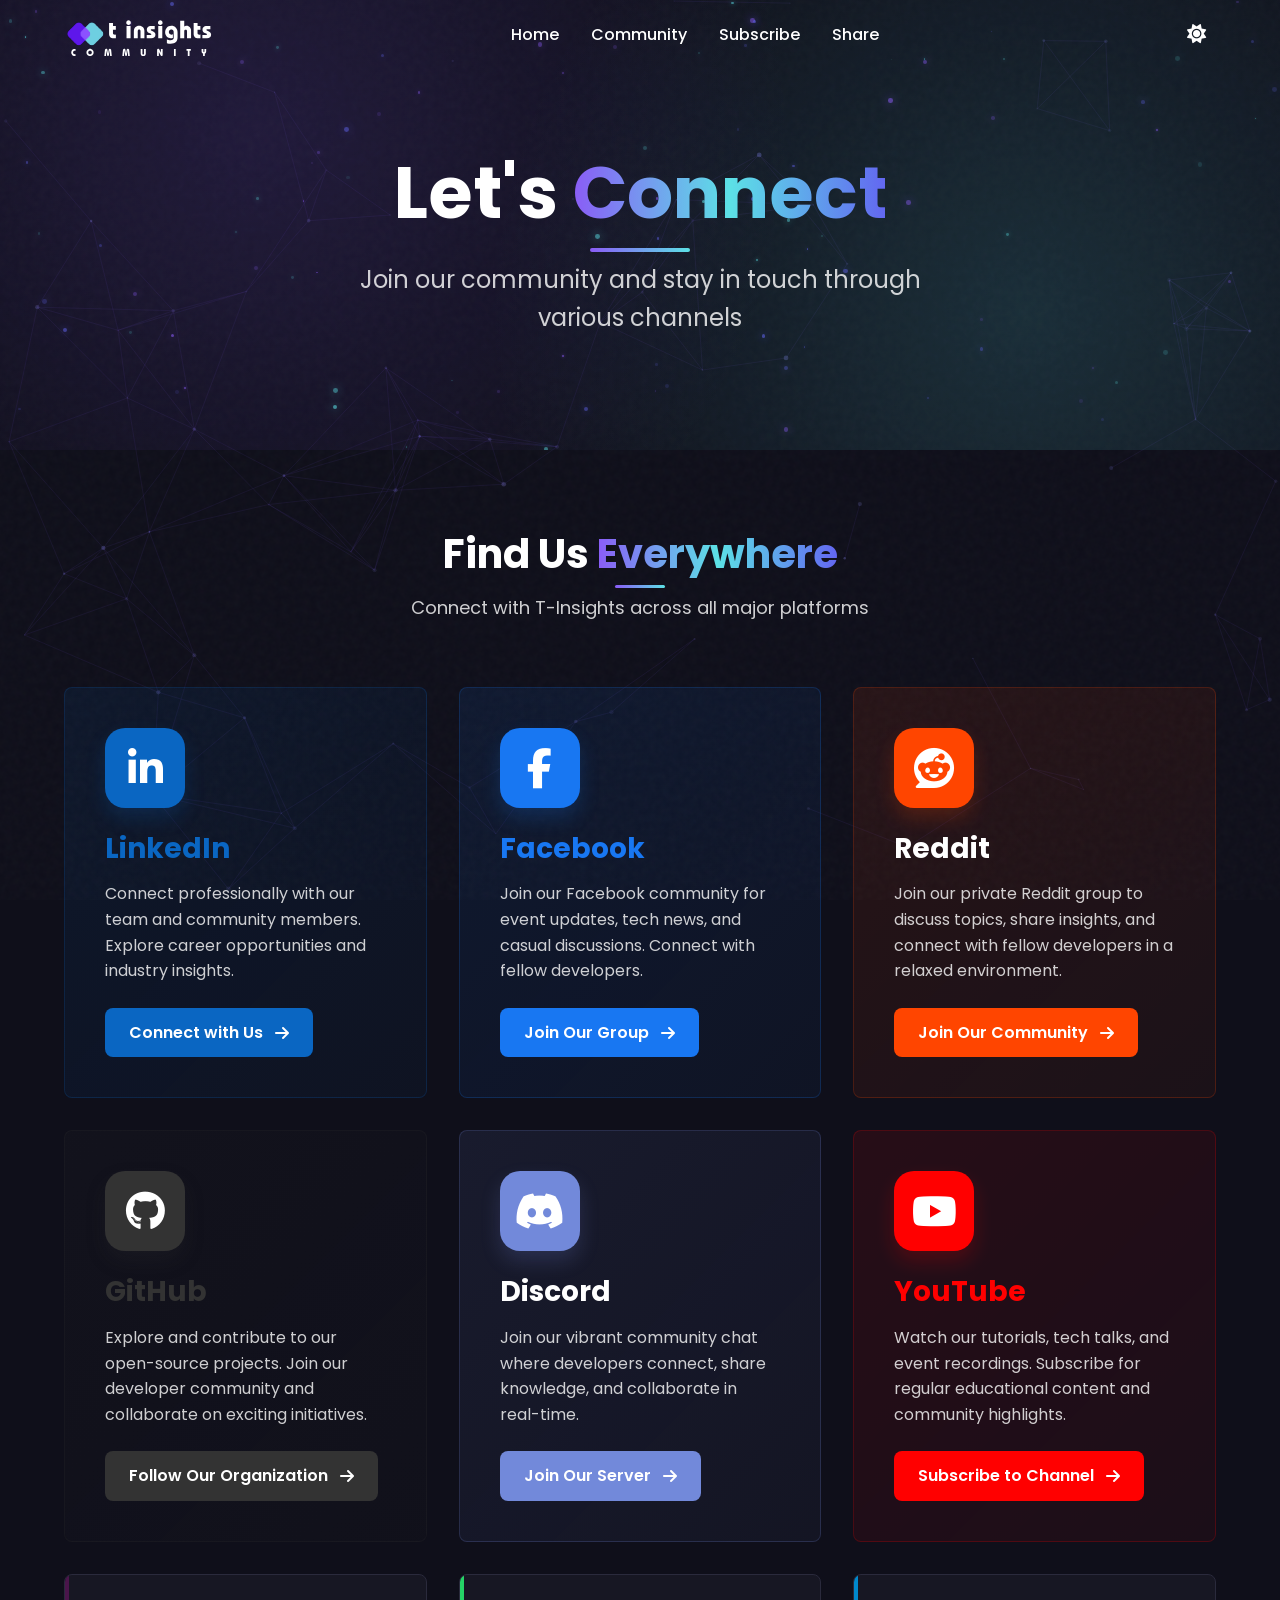
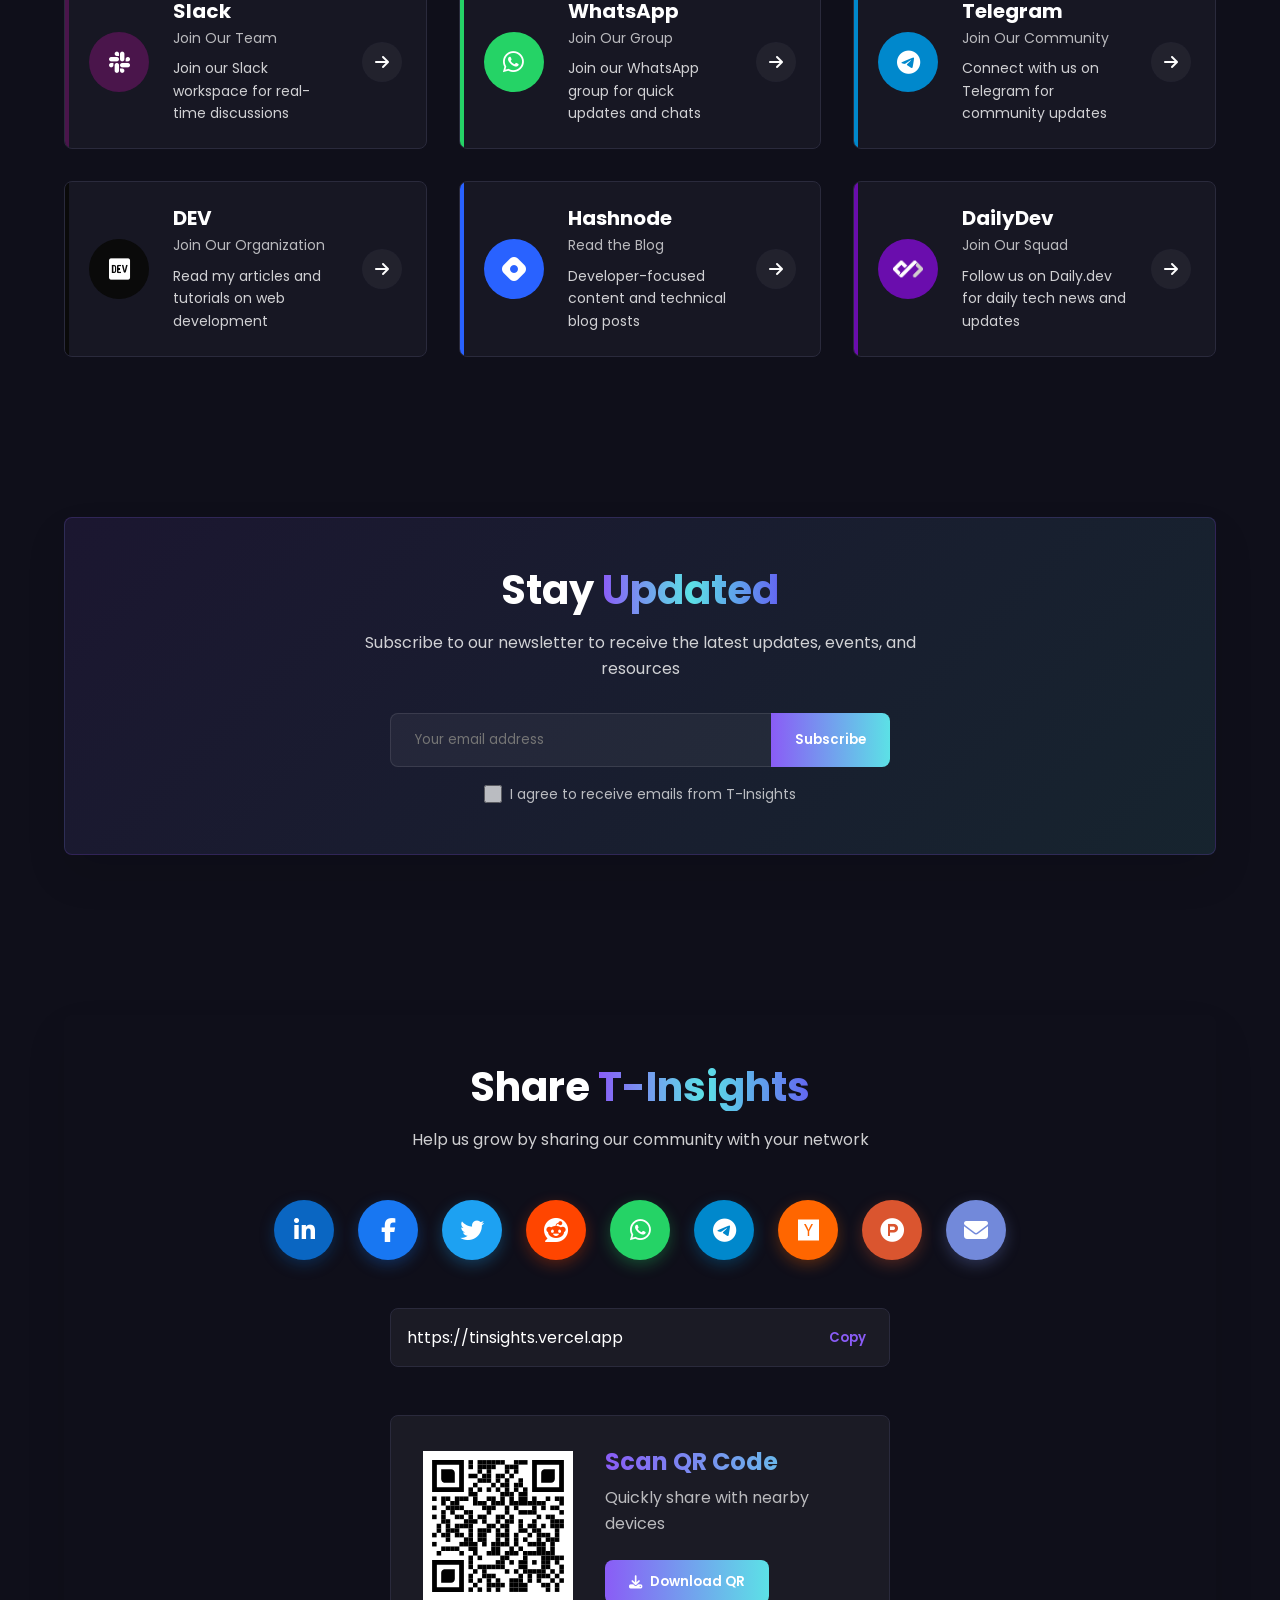
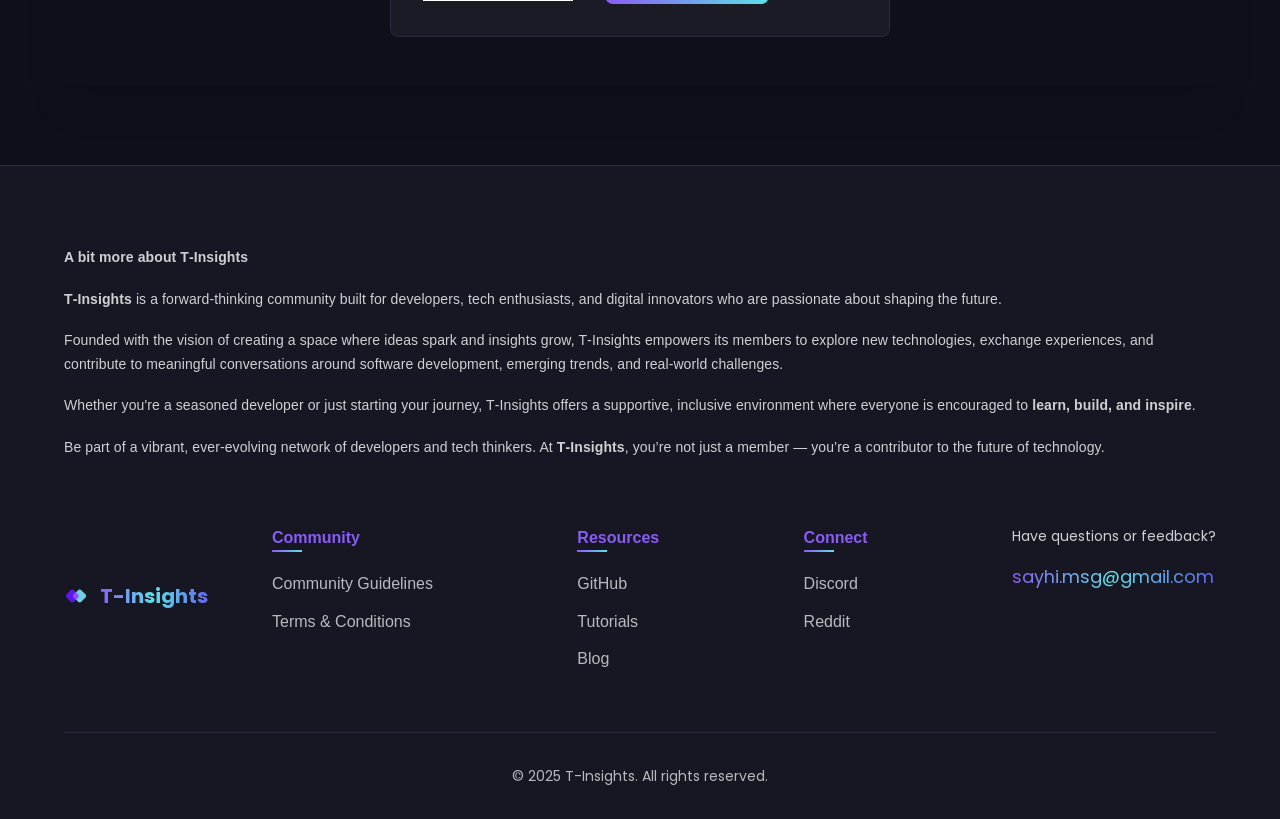
<file: pages/connect.html>
<!DOCTYPE html>
<html lang="en">
  <head>
    <meta charset="UTF-8" />
    <meta name="viewport" content="width=device-width, initial-scale=1.0" />
    <title>Connect | T-Insights</title>

    <!-- ===== META TAG <START> ===== -->
    <meta
      name="description"
      content="T-Insights is a thriving developer community where tech enthusiasts connect, collaborate, and grow through events, open-source projects, and shared resources."
    />
    <meta
      name="keywords"
      content="developer community, T-Insights, tech events, open source, programming, coding, tech insights, developer network"
    />
    <meta name="author" content="Muhammad S.A. Iqbal" />
    <meta name="theme-color" content="#1a1a1a" />
    <meta name="robots" content="index, follow" />

    <!-- Open Graph (Facebook, LinkedIn, etc.) -->
    <meta
      property="og:title"
      content="T-Insights | Developer Community for Tech Enthusiasts"
    />
    <meta
      property="og:description"
      content="Join T-Insights – a place where developers collaborate, share knowledge, and explore tech projects together. Discover events, tools, and insights."
    />
    <meta property="og:image" content="../assets/images/tinsights-share.png" />
    <meta property="og:url" content="https://tinsights.vercel.app" />
    <meta property="og:type" content="website" />
    <meta property="og:site_name" content="T-Insights" />

    <!-- Twitter Card -->
    <meta name="twitter:card" content="summary_large_image" />
    <meta
      name="twitter:title"
      content="T-Insights | Developer Community for Tech Enthusiasts"
    />
    <meta
      name="twitter:description"
      content="Connect with passionate developers at T-Insights. Share, learn, and grow in a thriving tech ecosystem."
    />
    <meta name="twitter:image" content="../assets/images/tinsights-share.png" />
    <meta name="twitter:site" content="@msaiqs" />
    <meta name="twitter:creator" content="@msaiqs" />

    <!-- Google Search Console (if applicable) -->
    <!-- <meta name="google-site-verification" content="ACTUAL_VERIFICATION_CODE" /> -->
    <!-- ===== META TAG <END> ===== -->

    <!-- Favicon Icon -->
    <link rel="icon" href="../assets/images/favicon.ico" type="image/x-icon" />

    <!-- Google Fonts -->
    <link
      href="https://fonts.googleapis.com/css2?family=Poppins:wght@300;400;500;600;700&family=JetBrains+Mono:wght@400;500&display=swap"
      rel="stylesheet"
    />
    <link rel="preconnect" href="https://fonts.googleapis.com" />
    <link rel="preconnect" href="https://fonts.gstatic.com" crossorigin />

    <!-- Font Awesome -->
    <link
      rel="stylesheet"
      href="https://cdnjs.cloudflare.com/ajax/libs/font-awesome/6.4.0/css/all.min.css"
    />

    <!-- Custom CSS -->
    <link rel="stylesheet" href="../assets/css/style.css" />
    <link rel="stylesheet" href="../assets/css/components/connect-styles.css" />
    <link rel="stylesheet" href="../assets/css/components/share-styles.css" />
  </head>
  <body class="dark-theme">
    <canvas id="network-canvas"></canvas>
    <div class="noise-overlay"></div>

    <header>
      <div class="container">
        <div class="logo">
          <a href="../index.html" aria-label="Home" title="Home"
            ><img
              src="../assets/images/white-logo.svg"
              alt="Muhammad S.A. Iqbal"
              width="150"
              height="auto"
              id="themeLogo"
          /></a>
        </div>
        <nav>
          <ul class="nav-links">
            <li><a href="../index.html" class="active">Home</a></li>
            <li><a href="#community">Community</a></li>
            <li><a href="#newsletter">Subscribe</a></li>
            <li><a href="#share">Share</a></li>
          </ul>
        </nav>
        <div class="nav-right">
          <!-- <button class="share-btn" aria-label="Share">
            <i class="fas fa-share-alt"></i>
          </button> -->
          <button class="theme-toggle" aria-label="Toggle dark/light mode">
            <i class="fas fa-moon"></i>
            <i class="fas fa-sun"></i>
          </button>
          <button class="menu-toggle" aria-label="Toggle menu">
            <span></span>
            <span></span>
          </button>
        </div>
      </div>
    </header>

    <main>
      <!-- Hero Section -->
      <section class="connect-hero">
        <div class="container">
          <div class="connect-hero-content">
            <h1 class="connect-title">
              Let's <span class="gradient-text">Connect</span>
            </h1>
            <p class="connect-subtitle">
              Join our community and stay in touch through various channels
            </p>
          </div>
        </div>
        <div class="connect-hero-bg">
          <div class="connect-particles"></div>
        </div>
      </section>

      <!-- Social Media Section -->
      <section class="social-grid-section" id="community">
        <div class="container">
          <div class="section-header">
            <h2>Find Us <span class="gradient-text">Everywhere</span></h2>
            <p>Connect with T-Insights across all major platforms</p>
          </div>

          <div class="social-grid">
            <!-- LinkedIn -->
            <div class="social-card-large" data-platform="linkedin">
              <div class="social-card-inner">
                <div class="social-icon-large">
                  <i class="fab fa-linkedin-in"></i>
                </div>
                <div class="social-content-large">
                  <h3>LinkedIn</h3>
                  <p>
                    Connect professionally with our team and community members.
                    Explore career opportunities and industry insights.
                  </p>
                  <!-- <div class="social-stats">
                                  <div class="social-stat">
                                    <span class="stat-number">5K+</span>
                                    <span class="stat-label">Connections</span>
                                  </div>
                                  <div class="social-stat">
                                    <span class="stat-number">Weekly</span>
                                    <span class="stat-label">Articles</span>
                                  </div>
                                  <div class="social-stat">
                                    <span class="stat-number">50+</span>
                                    <span class="stat-label">Job Posts</span>
                                  </div>
                                </div> -->
                  <a
                    href="https://www.linkedin.com/groups/14716474"
                    target="_blank"
                    class="social-button"
                  >
                    <span>Connect with Us</span>
                    <i class="fas fa-arrow-right"></i>
                  </a>
                </div>
              </div>
            </div>

            <!-- Facebook -->
            <div class="social-card-large" data-platform="facebook">
              <div class="social-card-inner">
                <div class="social-icon-large">
                  <i class="fab fa-facebook-f"></i>
                </div>
                <div class="social-content-large">
                  <h3>Facebook</h3>
                  <p>
                    Join our Facebook community for event updates, tech news,
                    and casual discussions. Connect with fellow developers.
                  </p>
                  <!--  <div class="social-stats">
                                <div class="social-stat">
                                  <span class="stat-number">12K+</span>
                                  <span class="stat-label">Followers</span>
                                </div>
                                <div class="social-stat">
                                  <span class="stat-number">Daily</span>
                                  <span class="stat-label">Updates</span>
                                </div>
                                <div class="social-stat">
                                  <span class="stat-number">Active</span>
                                  <span class="stat-label">Community</span>
                                </div>
                              </div> -->
                  <a
                    href="https://www.facebook.com/groups/tinsights"
                    target="_blank"
                    class="social-button"
                  >
                    <span>Join Our Group</span>
                    <i class="fas fa-arrow-right"></i>
                  </a>
                </div>
              </div>
            </div>

            <!-- Reddit -->
            <div class="social-card-large" data-platform="reddit">
              <div class="social-card-inner">
                <div class="social-icon-large">
                  <i class="fab fa-reddit"></i>
                </div>
                <div class="social-content-large">
                  <h3>Reddit</h3>
                  <p>
                    Join our private Reddit group to discuss topics, share
                    insights, and connect with fellow developers in a relaxed
                    environment.
                  </p>
                  <!-- <div class="social-stats">
                    <div class="social-stat">
                      <span class="stat-number">15K+</span>
                      <span class="stat-label">Followers</span>
                    </div>
                    <div class="social-stat">
                      <span class="stat-number">2.5K</span>
                      <span class="stat-label">Tweets</span>
                    </div>
                    <div class="social-stat">
                      <span class="stat-number">Daily</span>
                      <span class="stat-label">Updates</span>
                    </div>
                  </div> -->
                  <a
                    href="https://www.reddit.com/r/tinsights"
                    target="_blank"
                    class="social-button"
                  >
                    <span>Join Our Community</span>
                    <i class="fas fa-arrow-right"></i>
                  </a>
                </div>
              </div>
            </div>

            <!-- GitHub -->
            <div class="social-card-large" data-platform="github">
              <div class="social-card-inner">
                <div class="social-icon-large">
                  <i class="fab fa-github"></i>
                </div>
                <div class="social-content-large">
                  <h3>GitHub</h3>
                  <p>
                    Explore and contribute to our open-source projects. Join our
                    developer community and collaborate on exciting initiatives.
                  </p>
                  <!--  <div class="social-stats">
                      <div class="social-stat">
                        <span class="stat-number">120+</span>
                        <span class="stat-label">Repositories</span>
                      </div>
                      <div class="social-stat">
                        <span class="stat-number">3.2K</span>
                        <span class="stat-label">Stars</span>
                      </div>
                      <div class="social-stat">
                        <span class="stat-number">450+</span>
                        <span class="stat-label">Contributors</span>
                      </div>
                    </div> -->
                  <a
                    href="https://github.com/thetinsights"
                    target="_blank"
                    class="social-button"
                  >
                    <span>Follow Our Organization</span>
                    <i class="fas fa-arrow-right"></i>
                  </a>
                </div>
              </div>
            </div>

            <!-- Discord -->
            <div class="social-card-large" data-platform="discord">
              <div class="social-card-inner">
                <div class="social-icon-large">
                  <i class="fab fa-discord"></i>
                </div>
                <div class="social-content-large">
                  <h3>Discord</h3>
                  <p>
                    Join our vibrant community chat where developers connect,
                    share knowledge, and collaborate in real-time.
                  </p>
                  <!-- <div class="social-stats">
                    <div class="social-stat">
                      <span class="stat-number">8.5K+</span>
                      <span class="stat-label">Members</span>
                    </div>
                    <div class="social-stat">
                      <span class="stat-number">20+</span>
                      <span class="stat-label">Channels</span>
                    </div>
                    <div class="social-stat">
                      <span class="stat-number">24/7</span>
                      <span class="stat-label">Active</span>
                    </div>
                  </div> -->
                  <a
                    href="https://discord.gg/XtzMwG9rXB"
                    target="_blank"
                    class="social-button"
                  >
                    <span>Join Our Server</span>
                    <i class="fas fa-arrow-right"></i>
                  </a>
                </div>
              </div>
            </div>

            <!-- YouTube -->
            <div class="social-card-large" data-platform="youtube">
              <div class="social-card-inner">
                <div class="social-icon-large">
                  <i class="fab fa-youtube"></i>
                </div>
                <div class="social-content-large">
                  <h3>YouTube</h3>
                  <p>
                    Watch our tutorials, tech talks, and event recordings.
                    Subscribe for regular educational content and community
                    highlights.
                  </p>
                  <!-- <div class="social-stats">
                    <div class="social-stat">
                      <span class="stat-number">25K+</span>
                      <span class="stat-label">Subscribers</span>
                    </div>
                    <div class="social-stat">
                      <span class="stat-number">200+</span>
                      <span class="stat-label">Videos</span>
                    </div>
                    <div class="social-stat">
                      <span class="stat-number">Weekly</span>
                      <span class="stat-label">Uploads</span>
                    </div>
                  </div> -->
                  <a
                    href="https://www.youtube.com/@TheTinsights"
                    target="_blank"
                    class="social-button"
                  >
                    <span>Subscribe to Channel</span>
                    <i class="fas fa-arrow-right"></i>
                  </a>
                </div>
              </div>
            </div>
          </div>

          <div class="profiles-grid">
            <!-- Slack -->
            <a
              href="https://join.slack.com/t/thetinsights/shared_invite/zt-36z35v4af-9bhZjCynCeAoleM7V_aQLw"
              target="_blank"
              class="profile-card"
              data-platform="slack"
            >
              <div class="profile-icon">
                <i class="fab fa-slack"></i>
              </div>
              <div class="profile-info">
                <h3>Slack</h3>
                <span class="profile-username">Join Our Team</span>
                <p>Join our Slack workspace for real-time discussions</p>
              </div>
              <div class="profile-arrow">
                <i class="fas fa-arrow-right"></i>
              </div>
            </a>
            <!-- WhatsApp -->
            <a
              href="https://chat.whatsapp.com/D8KUzw35EcpIFxpXmEPrKn"
              target="_blank"
              class="profile-card"
              data-platform="whatsapp"
            >
              <div class="profile-icon">
                <i class="fab fa-whatsapp"></i>
              </div>
              <div class="profile-info">
                <h3>WhatsApp</h3>
                <span class="profile-username">Join Our Group</span>
                <p>Join our WhatsApp group for quick updates and chats</p>
              </div>
              <div class="profile-arrow">
                <i class="fas fa-arrow-right"></i>
              </div>
            </a>
            <!-- Telegram -->
            <a
              href="https://t.me/thetinsights"
              target="_blank"
              class="profile-card"
              data-platform="telegram"
            >
              <div class="profile-icon">
                <i class="fab fa-telegram-plane"></i>
              </div>
              <div class="profile-info">
                <h3>Telegram</h3>
                <span class="profile-username">Join Our Community</span>
                <p>Connect with us on Telegram for community updates</p>
              </div>
              <div class="profile-arrow">
                <i class="fas fa-arrow-right"></i>
              </div>
            </a>
            <!-- Dev.to -->
            <a
              href="https://dev.to/tinsights"
              target="_blank"
              class="profile-card"
              data-platform="dev"
            >
              <div class="profile-icon">
                <i class="fab fa-dev"></i>
              </div>
              <div class="profile-info">
                <h3>DEV</h3>
                <span class="profile-username">Join Our Organization</span>
                <p>Read my articles and tutorials on web development</p>
              </div>
              <div class="profile-arrow">
                <i class="fas fa-arrow-right"></i>
              </div>
            </a>
            <!-- Hashnode -->
            <a
              href="https://tinsights.hashnode.dev"
              target="_blank"
              class="profile-card"
              data-platform="hashnode"
            >
              <div class="profile-icon">
                <i class="fab fa-hashnode"></i>
              </div>
              <div class="profile-info">
                <h3>Hashnode</h3>
                <span class="profile-username">Read the Blog</span>
                <p>Developer-focused content and technical blog posts</p>
              </div>
              <div class="profile-arrow">
                <i class="fas fa-arrow-right"></i>
              </div>
            </a>
            <!-- DailyDev -->
            <a
              href="https://dly.to/LVKj9ZA39rw"
              target="_blank"
              class="profile-card"
              data-platform="dailydev"
            >
              <div class="profile-icon">
                <img
                  src="../assets/images/icons/dailydev.svg"
                  alt="DailyDev"
                  width="30"
                  height="30"
                  style="vertical-align: middle"
                />
              </div>
              <div class="profile-info">
                <h3>DailyDev</h3>
                <span class="profile-username">Join Our Squad</span>
                <p>Follow us on Daily.dev for daily tech news and updates</p>
              </div>
              <div class="profile-arrow">
                <i class="fas fa-arrow-right"></i>
              </div>
            </a>
          </div>
        </div>
      </section>

      <!-- Contact Form Section -->
      <!-- <section class="contact-form-section">
        <div class="container">
          <div class="contact-form-container">
            <div class="contact-form-content">
              <h2>Send Us a <span class="gradient-text">Message</span></h2>
              <p>
                Have a question or want to collaborate? Fill out the form and
                we'll get back to you soon.
              </p>

              <form class="contact-form">
                <div class="form-row">
                  <div class="form-group">
                    <label for="name">Your Name</label>
                    <input
                      type="text"
                      id="name"
                      name="name"
                      placeholder="Enter your name"
                      required
                    />
                  </div>
                  <div class="form-group">
                    <label for="email">Your Email</label>
                    <input
                      type="email"
                      id="email"
                      name="email"
                      placeholder="Enter your email"
                      required
                    />
                  </div>
                </div>

                <div class="form-group">
                  <label for="subject">Subject</label>
                  <input
                    type="text"
                    id="subject"
                    name="subject"
                    placeholder="What is this regarding?"
                  />
                </div>

                <div class="form-group">
                  <label for="message">Message</label>
                  <textarea
                    id="message"
                    name="message"
                    rows="5"
                    placeholder="Type your message here..."
                    required
                  ></textarea>
                </div>

                <div class="form-group form-checkbox">
                  <input type="checkbox" id="consent" name="consent" required />
                  <label for="consent"
                    >I agree to receive responses to my inquiry</label
                  >
                </div>

                <button type="submit" class="submit-button">
                  <span>Send Message</span>
                  <i class="fas fa-paper-plane"></i>
                </button>
              </form>
            </div>
          </div>
        </div>
      </section> -->

      <!-- Newsletter Section -->
      <section class="newsletter-section" id="newsletter">
        <div class="container">
          <div class="newsletter-container">
            <div class="newsletter-content">
              <h2>Stay <span class="gradient-text">Updated</span></h2>
              <p>
                Subscribe to our newsletter to receive the latest updates,
                events, and resources
              </p>

              <form class="newsletter-form">
                <div class="newsletter-form-group">
                  <input
                    type="email"
                    placeholder="Your email address"
                    required
                  />
                  <button type="submit">Subscribe</button>
                </div>
                <div class="newsletter-form-privacy">
                  <label>
                    <input type="checkbox" required />
                    <span>I agree to receive emails from T-Insights</span>
                  </label>
                </div>
              </form>
            </div>
          </div>
        </div>
      </section>

      <!-- Share Section -->
      <section class="share-section" id="share">
        <div class="container">
          <div class="share-container">
            <div class="share-content">
              <h2>Share <span class="gradient-text">T-Insights</span></h2>
              <p>Help us grow by sharing our community with your network</p>

              <!-- Quick Share Links -->
              <div class="quick-social-links">
                <div class="quick-social-icons">
                  <!-- LinkedIn -->
                  <a
                    href="#"
                    target="_blank"
                    class="quick-social-icon"
                    data-platform="linkedin"
                  >
                    <i class="fab fa-linkedin-in"></i>
                  </a>
                  <!-- Facebook -->
                  <a
                    href="#"
                    target="_blank"
                    class="quick-social-icon"
                    data-platform="facebook"
                  >
                    <i class="fab fa-facebook-f"></i>
                  </a>
                  <!-- Twitter -->
                  <a
                    href="#"
                    target="_blank"
                    class="quick-social-icon"
                    data-platform="twitter"
                  >
                    <i class="fab fa-twitter"></i>
                  </a>
                  <!-- Reddit -->
                  <a
                    href="#"
                    class="quick-social-icon"
                    data-platform="reddit"
                    target="_blank"
                  >
                    <i class="fab fa-reddit"></i>
                  </a>
                  <!-- WhatsApp -->
                  <a
                    href="#"
                    class="quick-social-icon"
                    data-platform="whatsapp"
                    target="_blank"
                  >
                    <i class="fab fa-whatsapp"></i>
                  </a>
                  <!-- Telegram -->
                  <a
                    href="#"
                    class="quick-social-icon"
                    data-platform="telegram"
                    target="_blank"
                  >
                    <i class="fab fa-telegram-plane"></i>
                  </a>
                  <!-- Hacker News -->
                  <a
                    href="#"
                    class="quick-social-icon"
                    data-platform="hackernews"
                    target="_blank"
                  >
                    <i class="fab fa-hacker-news"></i>
                  </a>
                  <!-- Product Hunt -->
                  <a
                    href="#"
                    class="quick-social-icon"
                    data-platform="producthunt"
                    target="_blank"
                  >
                    <i class="fab fa-product-hunt"></i>
                  </a>
                  <!-- Email -->
                  <a
                    href="#"
                    class="quick-social-icon"
                    data-platform="email"
                    target="_blank"
                  >
                    <i class="fas fa-envelope"></i>
                  </a>
                </div>
              </div>

              <!-- <div class="share-link-container">
                <input
                  type="text"
                  class="share-link-input"
                  value="https://tinsights.vercel.app"
                  readonly
                />
                <button class="share-link-copy">Copy</button>
              </div> -->

              <div class="share-url-container">
                <input
                  type="text"
                  class="share-url-input"
                  value="https://tinsights.vercel.app"
                  readonly
                />
                <button class="share-url-copy">Copy</button>
              </div>

              <div class="share-qr-container">
                <div class="share-qr-code" id="qrcode">
                  <img
                    src="../assets/images/tinsights-qr-code.svg"
                    alt="https://tinsights.vercel.app"
                    height="150px"
                    width="150px"
                  />
                </div>
                <div class="share-qr-text">
                  <h3>Scan QR Code</h3>
                  <p>Quickly share with nearby devices</p>
                  <a
                    href="../assets/images/tinsights-qr-code.svg"
                    download
                    target="_blank"
                  >
                    <button class="share-qr-download">
                      <i class="fas fa-download"></i>
                      <span>Download QR</span>
                    </button>
                  </a>
                </div>
              </div>
            </div>
          </div>
        </div>
      </section>
    </main>

    <footer>
      <div class="container">
        <div class="footer-content">
          <!-- About -->
          <div class="footer-about">
            <p><strong>A bit more about T‑Insights</strong></p>
            <p>
              <strong>T‑Insights</strong> is a forward-thinking community built
              for developers, tech enthusiasts, and digital innovators who are
              passionate about shaping the future.
            </p>
            <p>
              Founded with the vision of creating a space where ideas spark and
              insights grow, T‑Insights empowers its members to explore new
              technologies, exchange experiences, and contribute to meaningful
              conversations around software development, emerging trends, and
              real-world challenges.
            </p>
            <p>
              Whether you're a seasoned developer or just starting your journey,
              T‑Insights offers a supportive, inclusive environment where
              everyone is encouraged to
              <strong>learn, build, and inspire</strong>.
            </p>
            <p>
              Be part of a vibrant, ever-evolving network of developers and tech
              thinkers. At <strong>T‑Insights</strong>, you’re not just a member
              — you’re a contributor to the future of technology.
            </p>
          </div>

          <div class="footer-logo">
            <div class="logo-img small">
              <img src="../assets/images/logo.svg" alt="T-Insights Logo" />
            </div>
            <h3>T-Insights</h3>
          </div>
          <div class="footer-links">
            <div class="footer-column">
              <h4>Community</h4>
              <ul>
                <li>
                  <a href="./community-guidelines.html" target="_self"
                    >Community Guidelines</a
                  >
                </li>
                <li>
                  <a href="./terms-and-conditions.html" target="_self"
                    >Terms & Conditions</a
                  >
                </li>
              </ul>
            </div>
            <div class="footer-column">
              <h4>Resources</h4>
              <ul>
                <li>
                  <a href="https://github.com/thetinsights" target="_blank"
                    >GitHub</a
                  >
                </li>
                <li>
                  <a
                    href="https://www.youtube.com/@TheTinsights"
                    target="_blank"
                    >Tutorials</a
                  >
                </li>
                <li>
                  <a href="https://dly.to/LVKj9ZA39rw" target="_blank">Blog</a>
                </li>
              </ul>
            </div>
            <div class="footer-column">
              <h4>Connect</h4>
              <ul>
                <li>
                  <a href="https://discord.gg/XtzMwG9rXB" target="_blank"
                    >Discord</a
                  >
                </li>
                <li>
                  <a href="https://www.reddit.com/r/tinsights" target="_blank"
                    >Reddit</a
                  >
                </li>
              </ul>
            </div>
            <div class="footer-column">
              <p>Have questions or feedback?</p>
              <a href="mailto:sayhi.msg@gmail.com" class="footer-email2"
                >sayhi.msg@gmail.com</a
              >
            </div>
          </div>
        </div>
        <div class="footer-bottom">
          <p>&copy; 2025 T-Insights. All rights reserved.</p>
        </div>
      </div>
    </footer>

    <button id="back-to-top" aria-label="Back to top">
      <i class="fas fa-arrow-up"></i>
    </button>

    <!-- Share Modal -->
    <div class="share-modal">
      <div class="share-modal-content">
        <button class="share-modal-close">
          <i class="fas fa-times"></i>
        </button>
        <h3 class="share-modal-title">Share T-Insights</h3>
        <div class="share-options">
          <div class="share-option" data-platform="twitter">
            <i class="fab fa-twitter" style="color: #1da1f2"></i>
            <span>Twitter</span>
          </div>
          <div class="share-option" data-platform="facebook">
            <i class="fab fa-facebook-f" style="color: #1877f2"></i>
            <span>Facebook</span>
          </div>
          <div class="share-option" data-platform="linkedin">
            <i class="fab fa-linkedin-in" style="color: #0a66c2"></i>
            <span>LinkedIn</span>
          </div>
          <div class="share-option" data-platform="whatsapp">
            <i class="fab fa-whatsapp" style="color: #25d366"></i>
            <span>WhatsApp</span>
          </div>
        </div>
        <div class="share-link-container">
          <input
            type="text"
            class="share-link-input"
            value="https://tinsights.vercel.app/pages/connect.html"
            readonly
          />
          <button class="share-link-copy">Copy</button>
        </div>
      </div>
    </div>

    <script src="../assets/js/main.js"></script>
    <script src="../assets/js/utils/network-bg.js"></script>
    <script src="../assets/js/utils/connect.js"></script>
    <script src="../assets/js/utils/share.js"></script>
  </body>
</html>
</file>
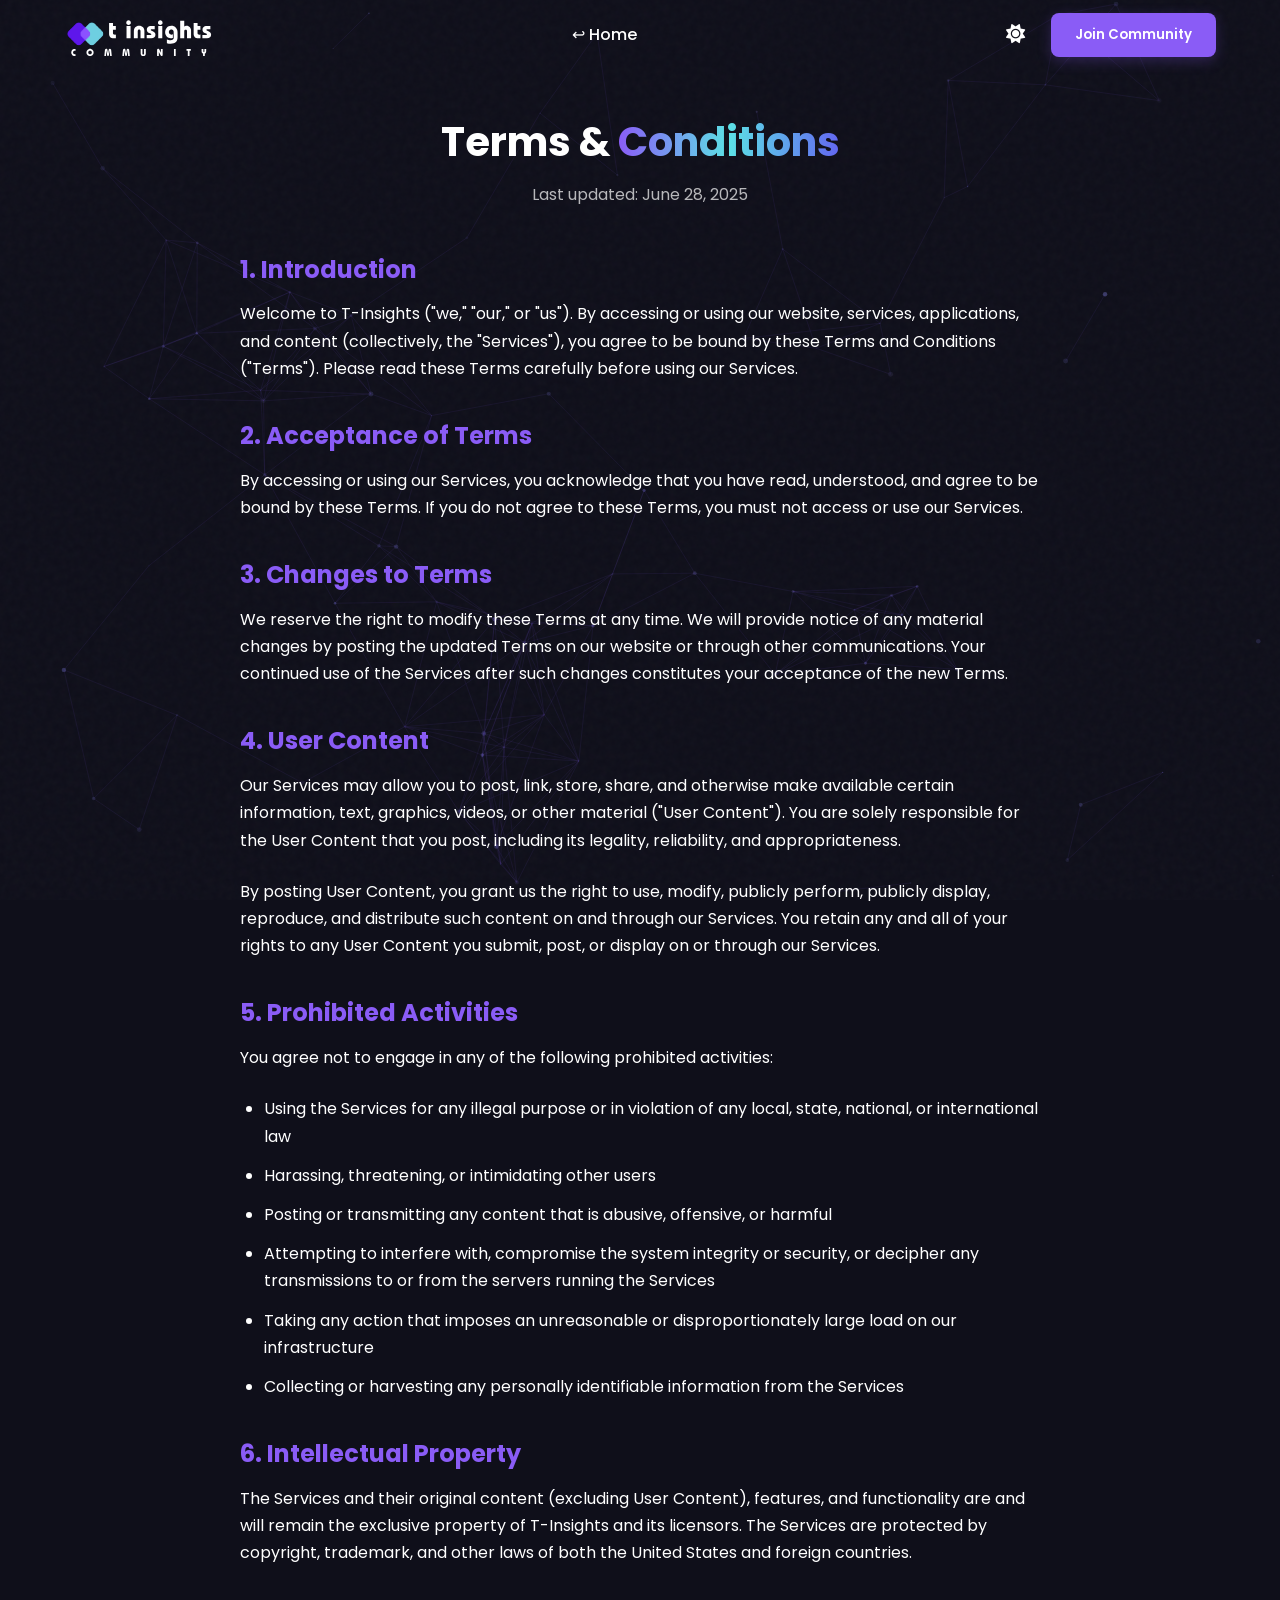
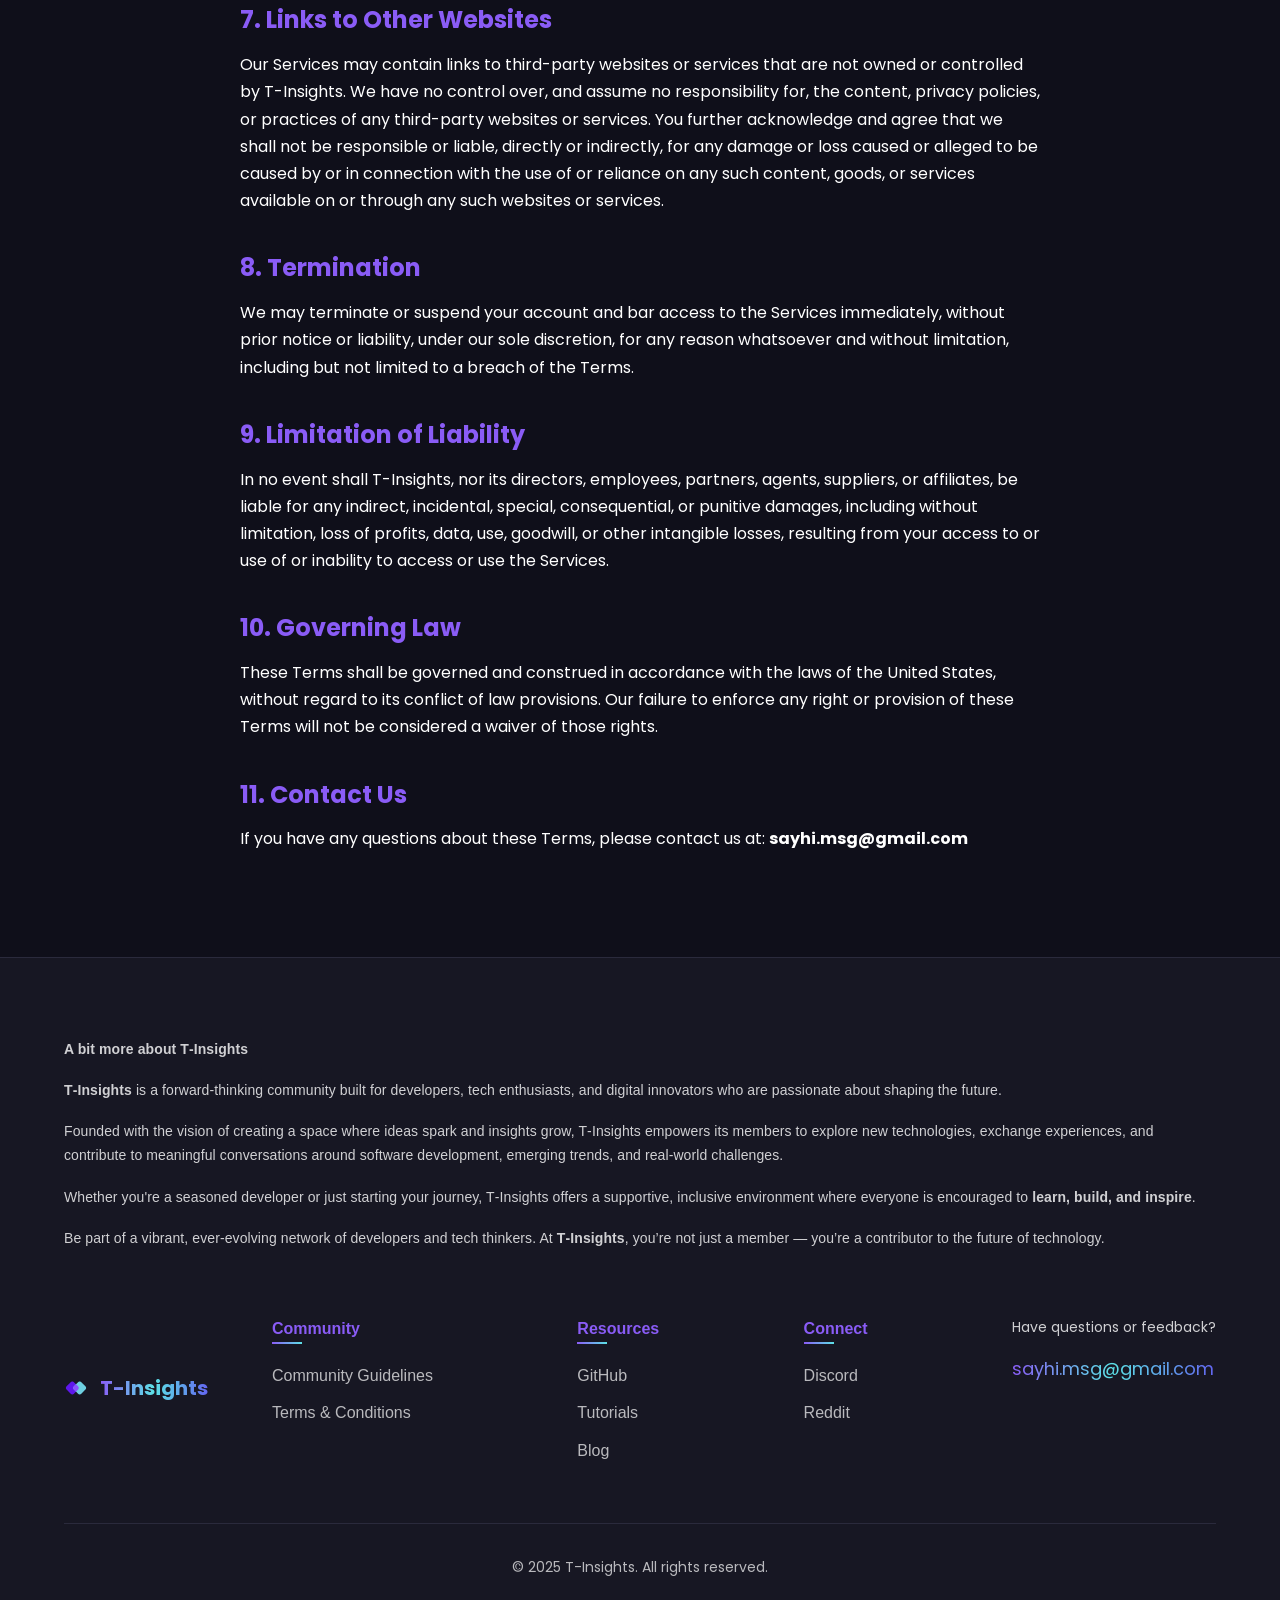
<file: pages/terms-and-conditions.html>
<!DOCTYPE html>
<html lang="en">
  <head>
    <meta charset="UTF-8" />
    <meta name="viewport" content="width=device-width, initial-scale=1.0" />
    <title>Terms & Conditions | T-Insights</title>

    <!-- ===== META TAG <START> ===== -->
    <meta
      name="description"
      content="T-Insights is a thriving developer community where tech enthusiasts connect, collaborate, and grow through events, open-source projects, and shared resources."
    />
    <meta
      name="keywords"
      content="developer community, T-Insights, tech events, open source, programming, coding, tech insights, developer network"
    />
    <meta name="author" content="Muhammad S.A. Iqbal" />
    <meta name="theme-color" content="#1a1a1a" />
    <meta name="robots" content="index, follow" />

    <!-- Open Graph (Facebook, LinkedIn, etc.) -->
    <meta
      property="og:title"
      content="T-Insights | Developer Community for Tech Enthusiasts"
    />
    <meta
      property="og:description"
      content="Join T-Insights – a place where developers collaborate, share knowledge, and explore tech projects together. Discover events, tools, and insights."
    />
    <meta property="og:image" content="../assets/images/tinsights-share.png" />
    <meta property="og:url" content="https://tinsights.vercel.app" />
    <meta property="og:type" content="website" />
    <meta property="og:site_name" content="T-Insights" />

    <!-- Twitter Card -->
    <meta name="twitter:card" content="summary_large_image" />
    <meta
      name="twitter:title"
      content="T-Insights | Developer Community for Tech Enthusiasts"
    />
    <meta
      name="twitter:description"
      content="Connect with passionate developers at T-Insights. Share, learn, and grow in a thriving tech ecosystem."
    />
    <meta name="twitter:image" content="../assets/images/tinsights-share.png" />
    <meta name="twitter:site" content="@msaiqs" />
    <meta name="twitter:creator" content="@msaiqs" />

    <!-- Google Search Console (if applicable) -->
    <!-- <meta name="google-site-verification" content="ACTUAL_VERIFICATION_CODE" /> -->
    <!-- ===== META TAG <END> ===== -->

    <!-- Favicon Icon -->
    <link rel="icon" href="../assets/images/favicon.ico" type="image/x-icon" />

    <!-- Font Awesome -->
    <link
      rel="stylesheet"
      href="https://cdnjs.cloudflare.com/ajax/libs/font-awesome/6.4.0/css/all.min.css"
    />

    <!-- Google Fonts -->
    <link rel="preconnect" href="https://fonts.googleapis.com" />
    <link rel="preconnect" href="https://fonts.gstatic.com" crossorigin />
    <link
      href="https://fonts.googleapis.com/css2?family=Poppins:wght@300;400;500;600;700&family=JetBrains+Mono:wght@400;500&display=swap"
      rel="stylesheet"
    />

    <!-- Custom CSS -->
    <link rel="stylesheet" href="../assets/css/style.css" />
    <link rel="stylesheet" href="../assets/css/components/term-guide.css" />
  </head>
  <body class="dark-theme">
    <canvas id="network-canvas"></canvas>
    <div class="noise-overlay"></div>

    <header>
      <div class="container">
        <div class="logo">
          <a href="../index.html" aria-label="Home" title="Home"
            ><img
              src="../assets/images/white-logo.svg"
              alt="Muhammad S.A. Iqbal"
              width="150"
              height="auto"
              id="themeLogo"
          /></a>
        </div>
        <nav>
          <ul class="nav-links">
            <li><a href="../index.html">↩ Home</a></li>
          </ul>
        </nav>
        <div class="nav-right">
          <button class="theme-toggle" aria-label="Toggle dark/light mode">
            <i class="fas fa-moon"></i>
            <i class="fas fa-sun"></i>
          </button>
          <a href="./connect.html" target="_self"
            ><button class="primary-btn join-btn">Join Community</button></a
          >
          <button class="menu-toggle" aria-label="Toggle menu">
            <span></span>
            <span></span>
          </button>
        </div>
      </div>
    </header>

    <main>
      <section class="terms-section">
        <div class="container">
          <div class="terms-container">
            <div class="terms-header">
              <h1>Terms & <span class="gradient-text">Conditions</span></h1>
              <p>Last updated: June 28, 2025</p>
            </div>

            <div class="terms-content">
              <h2 class="terms-section-title">1. Introduction</h2>
              <p>
                Welcome to T-Insights ("we," "our," or "us"). By accessing or
                using our website, services, applications, and content
                (collectively, the "Services"), you agree to be bound by these
                Terms and Conditions ("Terms"). Please read these Terms
                carefully before using our Services.
              </p>

              <h2 class="terms-section-title">2. Acceptance of Terms</h2>
              <p>
                By accessing or using our Services, you acknowledge that you
                have read, understood, and agree to be bound by these Terms. If
                you do not agree to these Terms, you must not access or use our
                Services.
              </p>

              <h2 class="terms-section-title">3. Changes to Terms</h2>
              <p>
                We reserve the right to modify these Terms at any time. We will
                provide notice of any material changes by posting the updated
                Terms on our website or through other communications. Your
                continued use of the Services after such changes constitutes
                your acceptance of the new Terms.
              </p>

              <!-- <h2 class="terms-section-title">4. User Accounts</h2>
              <p>
                To access certain features of our Services, you may need to
                create an account. You are responsible for:
              </p>
              <ul>
                <li>
                  Providing accurate and complete information when creating your
                  account
                </li>
                <li>Maintaining the security of your account credentials</li>
                <li>All activities that occur under your account</li>
                <li>
                  Notifying us immediately of any unauthorized use of your
                  account
                </li>
              </ul> -->

              <h2 class="terms-section-title">4. User Content</h2>
              <p>
                Our Services may allow you to post, link, store, share, and
                otherwise make available certain information, text, graphics,
                videos, or other material ("User Content"). You are solely
                responsible for the User Content that you post, including its
                legality, reliability, and appropriateness.
              </p>
              <p>
                By posting User Content, you grant us the right to use, modify,
                publicly perform, publicly display, reproduce, and distribute
                such content on and through our Services. You retain any and all
                of your rights to any User Content you submit, post, or display
                on or through our Services.
              </p>

              <h2 class="terms-section-title">5. Prohibited Activities</h2>
              <p>
                You agree not to engage in any of the following prohibited
                activities:
              </p>
              <ul>
                <li>
                  Using the Services for any illegal purpose or in violation of
                  any local, state, national, or international law
                </li>
                <li>Harassing, threatening, or intimidating other users</li>
                <li>
                  Posting or transmitting any content that is abusive,
                  offensive, or harmful
                </li>
                <li>
                  Attempting to interfere with, compromise the system integrity
                  or security, or decipher any transmissions to or from the
                  servers running the Services
                </li>
                <li>
                  Taking any action that imposes an unreasonable or
                  disproportionately large load on our infrastructure
                </li>
                <li>
                  Collecting or harvesting any personally identifiable
                  information from the Services
                </li>
              </ul>

              <h2 class="terms-section-title">6. Intellectual Property</h2>
              <p>
                The Services and their original content (excluding User
                Content), features, and functionality are and will remain the
                exclusive property of T-Insights and its licensors. The Services
                are protected by copyright, trademark, and other laws of both
                the United States and foreign countries.
              </p>

              <h2 class="terms-section-title">7. Links to Other Websites</h2>
              <p>
                Our Services may contain links to third-party websites or
                services that are not owned or controlled by T-Insights. We have
                no control over, and assume no responsibility for, the content,
                privacy policies, or practices of any third-party websites or
                services. You further acknowledge and agree that we shall not be
                responsible or liable, directly or indirectly, for any damage or
                loss caused or alleged to be caused by or in connection with the
                use of or reliance on any such content, goods, or services
                available on or through any such websites or services.
              </p>

              <h2 class="terms-section-title">8. Termination</h2>
              <p>
                We may terminate or suspend your account and bar access to the
                Services immediately, without prior notice or liability, under
                our sole discretion, for any reason whatsoever and without
                limitation, including but not limited to a breach of the Terms.
              </p>

              <h2 class="terms-section-title">9. Limitation of Liability</h2>
              <p>
                In no event shall T-Insights, nor its directors, employees,
                partners, agents, suppliers, or affiliates, be liable for any
                indirect, incidental, special, consequential, or punitive
                damages, including without limitation, loss of profits, data,
                use, goodwill, or other intangible losses, resulting from your
                access to or use of or inability to access or use the Services.
              </p>

              <h2 class="terms-section-title">10. Governing Law</h2>
              <p>
                These Terms shall be governed and construed in accordance with
                the laws of the United States, without regard to its conflict of
                law provisions. Our failure to enforce any right or provision of
                these Terms will not be considered a waiver of those rights.
              </p>

              <h2 class="terms-section-title">11. Contact Us</h2>
              <p>
                If you have any questions about these Terms, please contact us
                at: <strong>sayhi.msg@gmail.com</strong>
              </p>
            </div>
          </div>
        </div>
      </section>
    </main>

    <footer>
      <div class="container">
        <div class="footer-content">
          <!-- About -->
          <div class="footer-about">
            <p><strong>A bit more about T‑Insights</strong></p>
            <p>
              <strong>T‑Insights</strong> is a forward-thinking community built
              for developers, tech enthusiasts, and digital innovators who are
              passionate about shaping the future.
            </p>
            <p>
              Founded with the vision of creating a space where ideas spark and
              insights grow, T‑Insights empowers its members to explore new
              technologies, exchange experiences, and contribute to meaningful
              conversations around software development, emerging trends, and
              real-world challenges.
            </p>
            <p>
              Whether you're a seasoned developer or just starting your journey,
              T‑Insights offers a supportive, inclusive environment where
              everyone is encouraged to
              <strong>learn, build, and inspire</strong>.
            </p>
            <p>
              Be part of a vibrant, ever-evolving network of developers and tech
              thinkers. At <strong>T‑Insights</strong>, you’re not just a member
              — you’re a contributor to the future of technology.
            </p>
          </div>

          <div class="footer-logo">
            <div class="logo-img small">
              <img src="../assets/images/logo.svg" alt="T-Insights Logo" />
            </div>
            <h3>T-Insights</h3>
          </div>
          <div class="footer-links">
            <div class="footer-column">
              <h4>Community</h4>
              <ul>
                <li>
                  <a href="./community-guidelines.html" target="_self"
                    >Community Guidelines</a
                  >
                </li>
                <li>
                  <a href="./terms-and-conditions.html" target="_self"
                    >Terms & Conditions</a
                  >
                </li>
              </ul>
            </div>
            <div class="footer-column">
              <h4>Resources</h4>
              <ul>
                <li>
                  <a href="https://github.com/thetinsights" target="_blank"
                    >GitHub</a
                  >
                </li>
                <li>
                  <a
                    href="https://www.youtube.com/@TheTinsights"
                    target="_blank"
                    >Tutorials</a
                  >
                </li>
                <li>
                  <a href="https://dly.to/LVKj9ZA39rw" target="_blank">Blog</a>
                </li>
              </ul>
            </div>
            <div class="footer-column">
              <h4>Connect</h4>
              <ul>
                <li>
                  <a href="https://discord.gg/XtzMwG9rXB" target="_blank"
                    >Discord</a
                  >
                </li>
                <li>
                  <a href="https://www.reddit.com/r/tinsights" target="_blank"
                    >Reddit</a
                  >
                </li>
              </ul>
            </div>
            <div class="footer-column">
              <p>Have questions or feedback?</p>
              <a href="mailto:sayhi.msg@gmail.com" class="footer-email2"
                >sayhi.msg@gmail.com</a
              >
            </div>
          </div>
        </div>
        <div class="footer-bottom">
          <p>&copy; 2025 T-Insights. All rights reserved.</p>
        </div>
      </div>
    </footer>

    <button id="back-to-top" aria-label="Back to top">
      <i class="fas fa-arrow-up"></i>
    </button>

    <script src="../assets/js/main.js"></script>
    <script src="../assets/js/utils/network-bg.js"></script>
  </body>
</html>
</file>
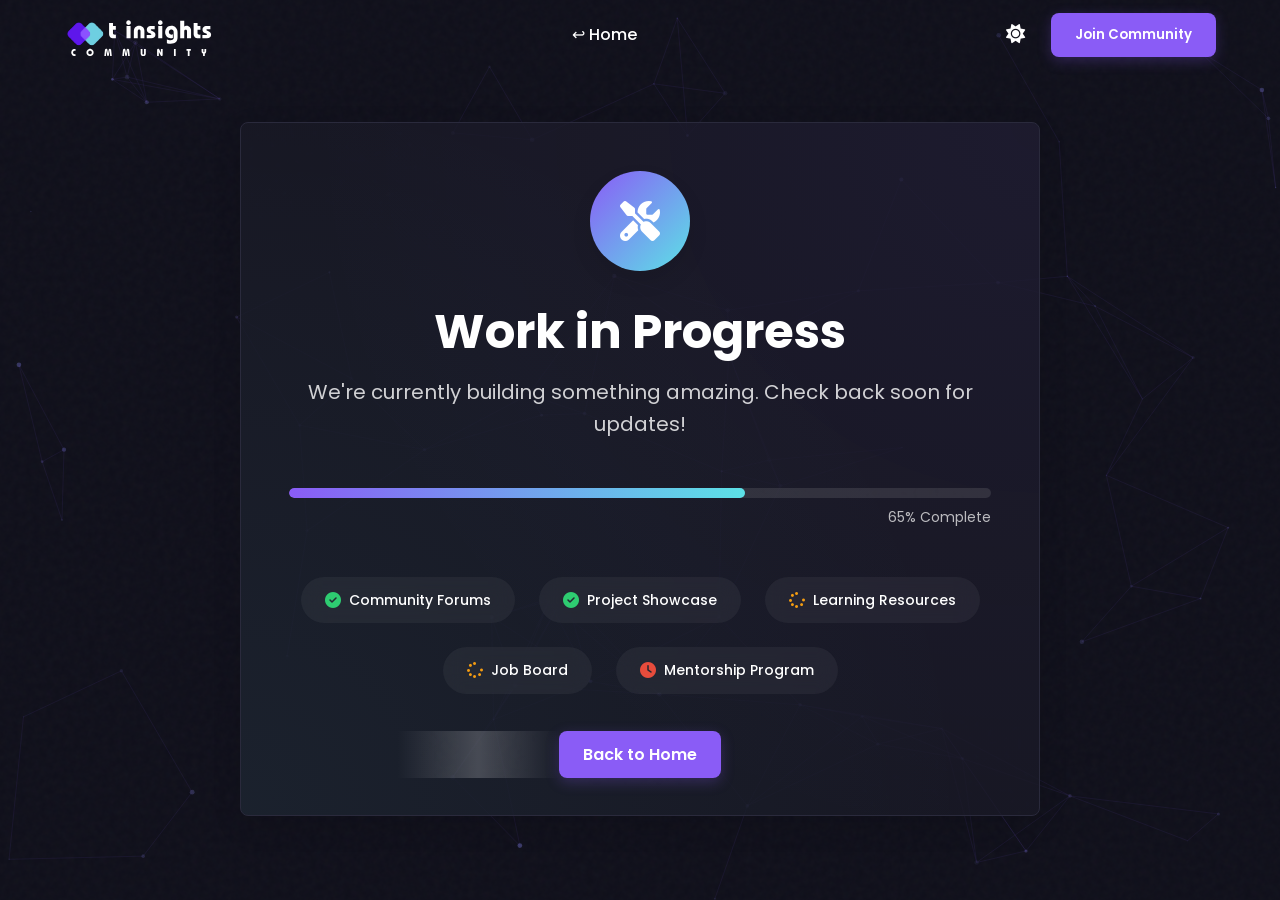
<file: pages/update.html>
<!DOCTYPE html>
<html lang="en">
  <head>
    <meta charset="UTF-8" />
    <meta name="viewport" content="width=device-width, initial-scale=1.0" />
    <title>Work in Progress | T-Insights</title>

    <!-- ===== META TAG <START> ===== -->
    <meta
      name="description"
      content="T-Insights is a thriving developer community where tech enthusiasts connect, collaborate, and grow through events, open-source projects, and shared resources."
    />
    <meta
      name="keywords"
      content="developer community, T-Insights, tech events, open source, programming, coding, tech insights, developer network"
    />
    <meta name="author" content="Muhammad S.A. Iqbal" />
    <meta name="theme-color" content="#1a1a1a" />
    <meta name="robots" content="index, follow" />

    <!-- Open Graph (Facebook, LinkedIn, etc.) -->
    <meta
      property="og:title"
      content="T-Insights | Developer Community for Tech Enthusiasts"
    />
    <meta
      property="og:description"
      content="Join T-Insights – a place where developers collaborate, share knowledge, and explore tech projects together. Discover events, tools, and insights."
    />
    <meta property="og:image" content="../assets/images/tinsights-share.png" />
    <meta property="og:url" content="https://tinsights.vercel.app" />
    <meta property="og:type" content="website" />
    <meta property="og:site_name" content="T-Insights" />

    <!-- Twitter Card -->
    <meta name="twitter:card" content="summary_large_image" />
    <meta
      name="twitter:title"
      content="T-Insights | Developer Community for Tech Enthusiasts"
    />
    <meta
      name="twitter:description"
      content="Connect with passionate developers at T-Insights. Share, learn, and grow in a thriving tech ecosystem."
    />
    <meta name="twitter:image" content="../assets/images/tinsights-share.png" />
    <meta name="twitter:site" content="@msaiqs" />
    <meta name="twitter:creator" content="@msaiqs" />

    <!-- Google Search Console (if applicable) -->
    <!-- <meta name="google-site-verification" content="ACTUAL_VERIFICATION_CODE" /> -->
    <!-- ===== META TAG <END> ===== -->

    <!-- Favicon Icon -->
    <link rel="icon" href="../assets/images/favicon.ico" type="image/x-icon" />

    <!-- Font Awesome -->
    <link
      rel="stylesheet"
      href="https://cdnjs.cloudflare.com/ajax/libs/font-awesome/6.4.0/css/all.min.css"
    />

    <!-- Google Fonts -->
    <link rel="preconnect" href="https://fonts.googleapis.com" />
    <link rel="preconnect" href="https://fonts.gstatic.com" crossorigin />
    <link
      href="https://fonts.googleapis.com/css2?family=Poppins:wght@300;400;500;600;700&family=JetBrains+Mono:wght@400;500&display=swap"
      rel="stylesheet"
    />

    <!-- Custom CSS -->
    <link rel="stylesheet" href="../assets/css/style.css" />
  </head>
  <body class="dark-theme">
    <canvas id="network-canvas"></canvas>
    <div class="noise-overlay"></div>

    <header>
      <div class="container">
        <div class="logo">
          <a href="../index.html" aria-label="Home" title="Home"
            ><img
              src="../assets/images/white-logo.svg"
              alt="Muhammad S.A. Iqbal"
              width="150"
              height="auto"
              id="themeLogo"
          /></a>
        </div>
        <nav>
          <ul class="nav-links">
            <li><a href="../index.html">↩ Home</a></li>
          </ul>
        </nav>
        <div class="nav-right">
          <button class="theme-toggle" aria-label="Toggle dark/light mode">
            <i class="fas fa-moon"></i>
            <i class="fas fa-sun"></i>
          </button>
          <a href="./connect.html" target="_self"
            ><button class="primary-btn join-btn">Join Community</button></a
          >
          <button class="menu-toggle" aria-label="Toggle menu">
            <span></span>
            <span></span>
          </button>
        </div>
      </div>
    </header>

    <main>
      <section class="update-section">
        <div class="container">
          <div class="update-content">
            <div class="update-icon">
              <i class="fas fa-tools"></i>
            </div>
            <h1>Work in Progress</h1>
            <p>
              We're currently building something amazing. Check back soon for
              updates!
            </p>
            <div class="progress-container">
              <div class="progress-bar">
                <div class="progress-fill"></div>
              </div>
              <div class="progress-text">65% Complete</div>
            </div>
            <div class="update-features">
              <div class="feature-item">
                <i class="fas fa-check-circle"></i>
                <span>Community Forums</span>
              </div>
              <div class="feature-item">
                <i class="fas fa-check-circle"></i>
                <span>Project Showcase</span>
              </div>
              <div class="feature-item">
                <i class="fas fa-spinner fa-spin"></i>
                <span>Learning Resources</span>
              </div>
              <div class="feature-item">
                <i class="fas fa-spinner fa-spin"></i>
                <span>Job Board</span>
              </div>
              <div class="feature-item">
                <i class="fas fa-clock"></i>
                <span>Mentorship Program</span>
              </div>
            </div>
            <a href="../index.html" class="primary-btn">Back to Home</a>
          </div>
        </div>
      </section>
    </main>

    <script src="../assets/js/main.js"></script>
    <script src="../assets/js/utils/network-bg.js"></script>
  </body>
</html>
</file>
<file: assets/css/style.css>
:root {
  --primary: #8a5cf6;
  --primary-dark: #7349d3;
  --secondary: #5ce1e6;
  --secondary-dark: #3bc7cc;
  --accent: #6366f1;
  --accent-dark: #4f46e5;
  --success: #10b981;
  --warning: #f59e0b;
  --error: #ef4444;
  --background: #0f0f1a;
  --foreground: #ffffff;
  --card: rgba(26, 26, 38, 0.8);
  --card-foreground: #ffffff;
  --border: #2a2a3c;
  --input: #2a2a3c;
  --ring: #8a5cf6;
  --radius: 0.5rem;
  --header-height: 70px;
  --font-sans: "Poppins", -apple-system, BlinkMacSystemFont, "Segoe UI", Roboto,
    "Helvetica Neue", Arial, sans-serif;
  --font-mono: "JetBrains Mono", monospace;

  /* Social Media Colors */
  --github-color: #333333;
  --twitter-color: #1da1f2;
  --telegram-color: #0088cc;
  --whatsapp-color: #25d366;
  --slack-color: #4a154b;
  --dailydev-color: #6A0DAD;
  --devto-color: #0a0a0a;
  --hashnode-color: #2962ff;
  --discord-color: #7289da;
  --linkedin-color: #0a66c2;
  --youtube-color: #ff0000;
  --facebook-color: #1877f2;
  --reddit-color: #ff4500;
}

.light-theme {
  --background: #f8f9fa;
  --foreground: #111111;
  --card: rgba(255, 255, 255, 0.8);
  --card-foreground: #111111;
  --border: #e2e8f0;
  --input: #f1f5f9;
}

.dark-theme {
  --background: #0f0f1a;
  --foreground: #ffffff;
  --card: rgba(26, 26, 38, 0.8);
  --card-foreground: #ffffff;
  --border: #2a2a3c;
  --input: #2a2a3c;
}

* {
  margin: 0;
  padding: 0;
  box-sizing: border-box;
}

html {
  scroll-behavior: smooth;
  font-size: 16px;
}

body {
  font-family: var(--font-sans);
  background-color: var(--background);
  color: var(--foreground);
  line-height: 1.6;
  overflow-x: hidden;
  position: relative;
  min-height: 100vh;
  transition: background-color 0.3s ease, color 0.3s ease;
}

/* Network Canvas */
#network-canvas {
  position: fixed;
  top: 0;
  left: 0;
  width: 100%;
  height: 100%;
  z-index: -2;
  background-color: var(--background);
  transition: background-color 0.3s ease;
}

/* Noise Overlay */
.noise-overlay {
  position: fixed;
  top: 0;
  left: 0;
  width: 100%;
  height: 100%;
  background-image: url("data:image/svg+xml,%3Csvg viewBox='0 0 200 200' xmlns='http://www.w3.org/2000/svg'%3E%3Cfilter id='noiseFilter'%3E%3CfeTurbulence type='fractalNoise' baseFrequency='0.65' numOctaves='3' stitchTiles='stitch'/%3E%3C/filter%3E%3Crect width='100%25' height='100%25' filter='url(%23noiseFilter)'/%3E%3C/svg%3E");
  opacity: 0.03;
  pointer-events: none;
  z-index: -1;
}

/* Container */
.container {
  width: 100%;
  max-width: 1200px;
  margin: 0 auto;
  padding: 0 1.5rem;
}

/* Typography */
h1,
h2,
h3,
h4,
h5,
h6 {
  font-weight: 700;
  line-height: 1.2;
  margin-bottom: 1rem;
}

h1 {
  font-size: 3.5rem;
}

h2 {
  font-size: 2.5rem;
}

h3 {
  font-size: 1.5rem;
}

p {
  margin-bottom: 1rem;
}

a {
  color: var(--primary);
  text-decoration: none;
  transition: color 0.2s ease;
}

a:hover {
  color: var(--primary-dark);
}

.gradient-text {
  background: linear-gradient(
    90deg,
    var(--primary),
    var(--secondary),
    var(--accent)
  );
  -webkit-background-clip: text;
  background-clip: text;
  color: transparent;
  display: inline-block;
}

/* Buttons */
button {
  font-family: var(--font-sans);
  cursor: pointer;
  border: none;
  outline: none;
  transition: all 0.2s ease;
}

.primary-btn {
  background-color: var(--primary);
  color: white;
  font-weight: 600;
  padding: 0.75rem 1.5rem;
  border-radius: var(--radius);
  box-shadow: 0 4px 14px rgba(138, 92, 246, 0.25);
  transition: all 0.2s ease;
  position: relative;
  overflow: hidden;
  z-index: 1;
}

.primary-btn::before {
  content: "";
  position: absolute;
  top: 0;
  left: -100%;
  width: 100%;
  height: 100%;
  background: linear-gradient(
    90deg,
    transparent,
    rgba(255, 255, 255, 0.2),
    transparent
  );
  transition: left 0.7s ease;
  z-index: -1;
}

.primary-btn:hover::before {
  left: 100%;
}

.primary-btn:hover {
  background-color: var(--primary-dark);
  transform: translateY(-2px);
  box-shadow: 0 6px 20px rgba(138, 92, 246, 0.35);
}

.secondary-btn {
  background-color: transparent;
  color: var(--foreground);
  font-weight: 600;
  padding: 0.75rem 1.5rem;
  border-radius: var(--radius);
  border: 1px solid var(--border);
  transition: all 0.2s ease;
}

.secondary-btn:hover {
  background-color: rgba(255, 255, 255, 0.05);
  transform: translateY(-2px);
}

/* Header - Updated to be fully transparent */
header {
  position: fixed;
  top: 0;
  left: 0;
  width: 100%;
  height: var(--header-height);
  background-color: transparent;
  z-index: 100;
  transition: all 0.3s ease;
}

header.scrolled {
  background-color: rgba(15, 15, 26, 0.8);
  backdrop-filter: blur(10px);
  border-bottom: 1px solid var(--border);
}

.light-theme header.scrolled {
  background-color: rgba(248, 249, 250, 0.8);
  backdrop-filter: blur(10px);
  border-bottom: 1px solid var(--border);
}

header .container {
  display: flex;
  justify-content: space-between;
  align-items: center;
  height: 100%;
}

.logo {
  display: flex;
  align-items: center;
  gap: 0.75rem;
  margin-top: 18px;
}
W .logo h1 {
  font-size: 1.5rem;
  margin-bottom: 0;
  background: linear-gradient(90deg, var(--primary), var(--secondary));
  -webkit-background-clip: text;
  background-clip: text;
  color: transparent;
}

.logo-img {
  width: 36px;
  height: 36px;
  display: flex;
  align-items: center;
  justify-content: center;
}

.logo-img img {
  width: 100%;
  height: 100%;
  object-fit: contain;
}

.logo-img.small {
  width: 24px;
  height: 24px;
}

/* Updated navigation links with underline style */
.nav-links {
  display: flex;
  list-style: none;
  gap: 2rem;
}

.nav-links a {
  color: var(--foreground);
  font-weight: 500;
  position: relative;
  padding: 0.5rem 0;
}

.nav-links a::after {
  content: "";
  position: absolute;
  bottom: -4px;
  left: 0;
  width: 0;
  height: 2px;
  background: var(--primary);
  transition: width 0.3s ease;
}

.nav-links a:hover::after {
  width: 100%;
}

.nav-links a.active::after {
  width: 100%;
  background: var(--primary);
}

.nav-right {
  display: flex;
  align-items: center;
  gap: 1rem;
}

/* Share button */
.share-btn {
  background: none;
  border: none;
  color: var(--foreground);
  font-size: 1.2rem;
  cursor: pointer;
  display: flex;
  align-items: center;
  justify-content: center;
  width: 40px;
  height: 40px;
  border-radius: 50%;
  transition: background-color 0.2s ease;
}

.share-btn:hover {
  background-color: rgba(255, 255, 255, 0.05);
}

/* Theme toggle - Fixed */
.theme-toggle {
  background: none;
  border: none;
  color: var(--foreground);
  font-size: 1.2rem;
  cursor: pointer;
  display: flex;
  align-items: center;
  justify-content: center;
  width: 40px;
  height: 40px;
  border-radius: 50%;
  transition: background-color 0.2s ease;
}

.theme-toggle:hover {
  background-color: rgba(255, 255, 255, 0.05);
}

.theme-toggle .fa-sun {
  display: none;
}

.dark-theme .theme-toggle .fa-moon {
  display: none;
}

.dark-theme .theme-toggle .fa-sun {
  display: block;
}

.light-theme .theme-toggle .fa-sun {
  display: none;
}

.light-theme .theme-toggle .fa-moon {
  display: block;
}

.menu-toggle {
  display: none;
  background: none;
  border: none;
  width: 30px;
  height: 20px;
  position: relative;
  cursor: pointer;
}

.menu-toggle span {
  display: block;
  position: absolute;
  height: 2px;
  width: 100%;
  background-color: var(--foreground);
  border-radius: 2px;
  transition: all 0.3s ease;
}

.menu-toggle span:first-child {
  top: 0;
}

.menu-toggle span:last-child {
  bottom: 0;
}

.menu-toggle.active span:first-child {
  transform: rotate(45deg);
  top: 9px;
}

.menu-toggle.active span:last-child {
  transform: rotate(-45deg);
  bottom: 9px;
}

/* Hero Section */
.hero {
  padding: calc(var(--header-height) + 3rem) 0 5rem;
  min-height: 100vh;
  display: flex;
  align-items: center;
}

.hero .container {
  display: flex;
  align-items: center;
  gap: 4rem;
}

.hero-content {
  flex: 1;
}

.hero-title {
  font-size: 4rem;
  line-height: 1.1;
  margin-bottom: 1.5rem;
}

.hero-subtitle {
  font-size: 1.25rem;
  margin-bottom: 2.5rem;
  opacity: 0.8;
}

.hero-stats {
  display: flex;
  gap: 2rem;
  margin-bottom: 2.5rem;
}

.stat {
  display: flex;
  flex-direction: column;
}

.stat-number {
  font-size: 2rem;
  font-weight: 700;
  color: var(--primary);
}

.stat-label {
  font-size: 0.875rem;
  opacity: 0.7;
}

.hero-cta {
  display: flex;
  gap: 1rem;
  margin-bottom: 3rem;
}

.hero-image {
  flex: 1;
  display: flex;
  justify-content: center;
  align-items: center;
}

.scroll-indicator {
  display: flex;
  flex-direction: column;
  align-items: center;
  gap: 0.5rem;
  font-size: 0.875rem;
  opacity: 0.7;
  animation: bounce 2s infinite;
}

.hero-description {
  font-size: 1.25rem;
  margin-top: 1rem;
  margin-bottom: 3rem;
  line-height: 1.6;
  font-weight: 400;
  transition: color 0.3s ease;
  text-shadow: 0 1px 2px rgba(0, 0, 0, 0.1);
  background: linear-gradient(
    90deg,
    var(--primary),
    var(--secondary),
    var(--accent)
  );
  -webkit-background-clip: text;
  background-clip: text;
  color: transparent;
  text-decoration-thickness: 6px;
}

@keyframes bounce {
  0%,
  20%,
  50%,
  80%,
  100% {
    transform: translateY(0);
  }
  40% {
    transform: translateY(-10px);
  }
  60% {
    transform: translateY(-5px);
  }
}

/* Code Editor */
.code-editor {
  width: 100%;
  max-width: 500px;
  background-color: #1e1e1e;
  border-radius: var(--radius);
  overflow: hidden;
  box-shadow: 0 20px 40px rgba(0, 0, 0, 0.2);
  transform: perspective(1000px) rotateY(-5deg) rotateX(5deg);
  transition: transform 0.3s ease;
}

.code-editor:hover {
  transform: perspective(1000px) rotateY(0) rotateX(0);
}

.editor-header {
  background-color: #2d2d2d;
  padding: 0.75rem 1rem;
  display: flex;
  align-items: center;
  justify-content: space-between;
}

.editor-controls {
  display: flex;
  gap: 8px;
}

.editor-controls span {
  width: 12px;
  height: 12px;
  border-radius: 50%;
}

.editor-controls span:nth-child(1) {
  background-color: #ff5f56;
}

.editor-controls span:nth-child(2) {
  background-color: #ffbd2e;
}

.editor-controls span:nth-child(3) {
  background-color: #27c93f;
}

.editor-title {
  color: #ddd;
  font-size: 0.875rem;
  font-family: var(--font-mono);
}

.editor-actions {
  color: #ddd;
  font-size: 0.875rem;
}

.editor-body {
  padding: 1.5rem;
  max-height: 400px;
  overflow: hidden;
}

.editor-body pre {
  margin: 0;
  font-family: var(--font-mono);
  font-size: 0.875rem;
  line-height: 1.6;
}

.editor-body code {
  color: #d4d4d4;
}

.language-javascript .keyword {
  color: #569cd6;
}

.language-javascript .string {
  color: #ce9178;
}

.language-javascript .function {
  color: #dcdcaa;
}

.language-javascript .comment {
  color: #6a9955;
}

.language-javascript .class {
  color: #4ec9b0;
}

/* Section Styles */
section {
  padding: 5rem 0;
  position: relative;
}

.section-header {
  text-align: center;
  max-width: 700px;
  margin: 0 auto 4rem;
}

.section-header h2 {
  position: relative;
  display: inline-block;
}

.section-header h2::after {
  content: "";
  position: absolute;
  bottom: -10px;
  left: 50%;
  transform: translateX(-50%);
  width: 50px;
  height: 3px;
  background: linear-gradient(90deg, var(--primary), var(--secondary));
  border-radius: 3px;
}

.section-header p {
  font-size: 1.125rem;
  opacity: 0.8;
}

/* Features Section */
.features-grid {
  display: grid;
  grid-template-columns: repeat(auto-fill, minmax(300px, 1fr));
  gap: 2rem;
}

.feature-card {
  background-color: var(--card);
  border-radius: var(--radius);
  padding: 2rem;
  box-shadow: 0 4px 20px rgba(0, 0, 0, 0.05);
  transition: transform 0.3s ease, box-shadow 0.3s ease;
  border: 1px solid var(--border);
}

.feature-card:hover {
  transform: translateY(-5px);
  box-shadow: 0 10px 25px rgba(0, 0, 0, 0.15);
}

.feature-icon {
  width: 60px;
  height: 60px;
  border-radius: 50%;
  background: linear-gradient(135deg, var(--primary), var(--secondary));
  display: flex;
  align-items: center;
  justify-content: center;
  margin-bottom: 1.5rem;
  color: white;
  font-size: 1.5rem;
  transition: transform 0.3s ease, box-shadow 0.3s ease;
}

.feature-icon:hover {
  transform: scale(1.1);
  box-shadow: 0 10px 25px rgba(0, 0, 0, 0.15);
}

.feature-card h3 {
  margin-bottom: 1rem;
}

.feature-card p {
  opacity: 0.8;
  margin-bottom: 0;
}

/* Events Section */
.events-slider {
  display: flex;
  gap: 2rem;
  overflow-x: auto;
  padding: 1rem 0.5rem;
  margin: 0 -0.5rem;
  scrollbar-width: none;
}

.events-slider::-webkit-scrollbar {
  display: none;
}

.event-card {
  background-color: var(--card);
  border-radius: var(--radius);
  padding: 1.5rem;
  min-width: 350px;
  box-shadow: 0 4px 20px rgba(0, 0, 0, 0.05);
  display: flex;
  gap: 1.5rem;
  transition: transform 0.3s ease, box-shadow 0.3s ease;
  border: 1px solid var(--border);
}

.event-card:hover {
  transform: translateY(-5px);
  box-shadow: 0 10px 30px rgba(0, 0, 0, 0.1);
}

.event-date {
  display: flex;
  flex-direction: column;
  align-items: center;
  justify-content: center;
  min-width: 60px;
}

.event-date .day {
  font-size: 1.75rem;
  font-weight: 700;
  line-height: 1;
  color: var(--primary);
}

.event-date .month {
  font-size: 0.875rem;
  text-transform: uppercase;
  opacity: 0.7;
}

.event-content {
  flex: 1;
}

.event-tag {
  display: inline-block;
  background-color: rgba(138, 92, 246, 0.1);
  color: var(--primary);
  font-size: 0.75rem;
  font-weight: 600;
  padding: 0.25rem 0.75rem;
  border-radius: 1rem;
  margin-bottom: 0.75rem;
}

.event-card h3 {
  font-size: 1.125rem;
  margin-bottom: 0.75rem;
}

.event-card p {
  font-size: 0.875rem;
  opacity: 0.8;
  margin-bottom: 1rem;
}

.event-meta {
  display: flex;
  gap: 1rem;
  font-size: 0.75rem;
  opacity: 0.7;
  margin-bottom: 1rem;
}

.event-btn {
  background-color: transparent;
  color: var(--primary);
  font-weight: 600;
  font-size: 0.875rem;
  padding: 0;
  margin-top: auto;
  transition: color 0.2s ease;
}

.event-btn:hover {
  color: var(--primary-dark);
}

/* Projects Section */
.projects-grid {
  display: grid;
  grid-template-columns: repeat(auto-fill, minmax(300px, 1fr));
  gap: 2rem;
}

.project-card {
  background-color: var(--card);
  border-radius: var(--radius);
  padding: 1.5rem;
  box-shadow: 0 4px 20px rgba(0, 0, 0, 0.05);
  transition: transform 0.3s ease, box-shadow 0.3s ease;
  border: 1px solid var(--border);
}

.project-card:hover {
  transform: translateY(-5px);
  box-shadow: 0 10px 25px rgba(0, 0, 0, 0.15);
}

.project-header {
  display: flex;
  justify-content: space-between;
  align-items: center;
  margin-bottom: 1rem;
}

.project-logo {
  width: 50px;
  height: 50px;
  border-radius: 12px;
  background: linear-gradient(135deg, var(--primary), var(--secondary));
  display: flex;
  align-items: center;
  justify-content: center;
  color: white;
  font-size: 1.25rem;
  transition: transform 0.3s ease, box-shadow 0.3s ease;
}

.project-logo:hover {
  transform: scale(1.1);
  box-shadow: 0 10px 25px rgba(0, 0, 0, 0.15);
}

.project-meta {
  display: flex;
  flex-direction: column;
  align-items: flex-end;
  gap: 0.5rem;
}

.project-tag {
  display: inline-block;
  background-color: rgba(138, 92, 246, 0.1);
  color: var(--primary);
  font-size: 0.75rem;
  font-weight: 600;
  padding: 0.25rem 0.75rem;
  border-radius: 1rem;
}

.project-stars {
  display: flex;
  align-items: center;
  gap: 0.25rem;
  font-size: 0.875rem;
  opacity: 0.7;
}

.project-stars i {
  color: #f5a623;
}

.project-card h3 {
  font-size: 1.25rem;
  margin-bottom: 0.75rem;
}

.project-card p {
  font-size: 0.875rem;
  opacity: 0.8;
  margin-bottom: 1rem;
}

.project-tech {
  display: flex;
  flex-wrap: wrap;
  gap: 0.5rem;
  margin-bottom: 1.5rem;
}

.project-tech span {
  display: inline-block;
  background-color: rgba(255, 255, 255, 0.05);
  color: var(--foreground);
  font-size: 0.75rem;
  padding: 0.25rem 0.75rem;
  border-radius: 1rem;
}

.project-contributors {
  display: flex;
  justify-content: space-between;
  align-items: center;
}

.contributor-avatars {
  display: flex;
}

.avatar {
  width: 30px;
  height: 30px;
  border-radius: 50%;
  background-color: var(--primary);
  color: white;
  display: flex;
  align-items: center;
  justify-content: center;
  font-size: 0.75rem;
  font-weight: 600;
  margin-right: -10px;
  border: 2px solid var(--card);
}

.avatar:nth-child(2) {
  background-color: var(--secondary);
}

.avatar:nth-child(3) {
  background-color: var(--accent);
}

.avatar:nth-child(4) {
  background-color: var(--foreground);
}

.contribute-link {
  font-size: 0.875rem;
  font-weight: 600;
}

/* Connect Section */
.connect {
  position: relative;
  padding: 8rem 0;
  overflow: hidden;
}

.connect-bg {
  position: absolute;
  top: 0;
  left: 0;
  width: 100%;
  height: 100%;
  z-index: -1;
}

.connect-particles {
  position: absolute;
  top: 0;
  left: 0;
  width: 100%;
  height: 100%;
  background: radial-gradient(
      circle at 20% 30%,
      rgba(138, 92, 246, 0.15) 0%,
      transparent 50%
    ),
    radial-gradient(
      circle at 80% 70%,
      rgba(92, 225, 230, 0.15) 0%,
      transparent 50%
    );
}

.connect-wrapper {
  display: flex;
  flex-wrap: wrap;
  gap: 3rem;
  margin-bottom: 4rem;
}

.connect-email-card {
  flex: 1;
  min-width: 300px;
  background: rgba(26, 26, 38, 0.6);
  backdrop-filter: blur(20px);
  border-radius: 1rem;
  overflow: hidden;
  box-shadow: 0 20px 40px rgba(0, 0, 0, 0.2);
  border: 1px solid rgba(138, 92, 246, 0.2);
  transition: transform 0.3s ease, box-shadow 0.3s ease;
}

.light-theme .connect-email-card {
  background: rgba(255, 255, 255, 0.6);
  box-shadow: 0 20px 40px rgba(0, 0, 0, 0.1);
}

.connect-email-card:hover {
  transform: translateY(-10px);
  box-shadow: 0 30px 60px rgba(0, 0, 0, 0.3);
}

.email-card-inner {
  padding: 2.5rem;
  display: flex;
  flex-direction: column;
  align-items: center;
  text-align: center;
}

.email-header {
  margin-bottom: 2rem;
}

.email-icon-container {
  width: 80px;
  height: 80px;
  border-radius: 50%;
  background: linear-gradient(135deg, var(--primary), var(--secondary));
  display: flex;
  align-items: center;
  justify-content: center;
  margin: 0 auto 1.5rem;
  font-size: 2rem;
  color: white;
  position: relative;
  box-shadow: 0 10px 20px rgba(138, 92, 246, 0.3);
}

.email-icon-container::before {
  content: "";
  position: absolute;
  inset: -5px;
  border-radius: 50%;
  background: conic-gradient(
    from 0deg,
    transparent 0%,
    var(--primary) 25%,
    var(--secondary) 50%,
    var(--accent) 75%,
    transparent 100%
  );
  animation: rotate 4s linear infinite;
  opacity: 0.7;
}

.email-icon-container::after {
  content: "";
  position: absolute;
  inset: 3px;
  border-radius: 50%;
  background: linear-gradient(135deg, var(--primary), var(--secondary));
  z-index: 1;
}

.email-icon-container i {
  position: relative;
  z-index: 2;
}

.email-header h3 {
  font-size: 1.75rem;
  margin-bottom: 0.5rem;
  background: linear-gradient(90deg, var(--primary), var(--secondary));
  -webkit-background-clip: text;
  background-clip: text;
  color: transparent;
}

.email-content {
  width: 100%;
}

.email-address {
  display: inline-block;
  font-size: 1.25rem;
  font-weight: 600;
  margin-bottom: 1rem;
  color: var(--foreground);
  position: relative;
  padding-bottom: 0.5rem;
  transition: all 0.3s ease;
}

.email-address::after {
  content: "";
  position: absolute;
  bottom: 0;
  left: 50%;
  transform: translateX(-50%);
  width: 0;
  height: 2px;
  background: linear-gradient(90deg, var(--primary), var(--secondary));
  transition: width 0.3s ease;
}

.email-address:hover {
  color: var(--primary);
}

.email-address:hover::after {
  width: 100%;
}

.email-content p {
  opacity: 0.7;
  margin-bottom: 2rem;
}

.email-cta {
  display: flex;
  align-items: center;
  justify-content: center;
  gap: 0.5rem;
  background: linear-gradient(90deg, var(--primary), var(--secondary));
  color: white;
  font-weight: 600;
  padding: 0.75rem 1.5rem;
  border-radius: 0.5rem;
  transition: all 0.3s ease;
  box-shadow: 0 4px 10px rgba(138, 92, 246, 0.3);
  width: 100%;
}

.email-cta:hover {
  transform: translateY(-3px);
  box-shadow: 0 8px 20px rgba(138, 92, 246, 0.4);
}

.connect-social-container {
  flex: 2;
  display: grid;
  grid-template-columns: repeat(auto-fill, minmax(250px, 1fr));
  gap: 1.5rem;
}

.social-card {
  background: rgba(26, 26, 38, 0.6);
  backdrop-filter: blur(20px);
  border-radius: 1rem;
  overflow: hidden;
  box-shadow: 0 10px 30px rgba(0, 0, 0, 0.15);
  transition: all 0.3s ease;
  display: flex;
  align-items: center;
  padding: 1.5rem;
  gap: 1.5rem;
  border: 1px solid rgba(255, 255, 255, 0.05);
  position: relative;
}

.light-theme .social-card {
  background: rgba(255, 255, 255, 0.6);
  box-shadow: 0 10px 30px rgba(0, 0, 0, 0.1);
}

.social-card::before {
  content: "";
  position: absolute;
  top: 0;
  left: 0;
  width: 100%;
  height: 100%;
  background: linear-gradient(
    45deg,
    transparent 50%,
    rgba(255, 255, 255, 0.03) 100%
  );
  z-index: 0;
}

.social-card:hover {
  transform: translateY(-10px);
  box-shadow: 0 20px 40px rgba(0, 0, 0, 0.2);
}

.social-card[data-platform="github"] {
  border-left: 3px solid var(--github-color);
}

.social-card[data-platform="twitter"] {
  border-left: 3px solid var(--twitter-color);
}

.social-card[data-platform="dailydev"] {
  border-left: 3px solid var(--dailydev-color);
}

.social-card[data-platform="devto"] {
  border-left: 3px solid var(--devto-color);
}

.social-card[data-platform="whatsapp"] {
  border-left: 3px solid var(--whatsapp-color);
}

.social-card[data-platform="telegram"] {
  border-left: 3px solid var(--telegram-color);
}

.social-card[data-platform="slack"] {
  border-left: 3px solid var(--slack-color);
}

.social-card[data-platform="hashnode"] {
  border-left: 3px solid var(--hashnode-color);
}

.social-card[data-platform="reddit"] {
  border-left: 3px solid var(--reddit-color);
}

.social-card[data-platform="discord"] {
  border-left: 3px solid var(--discord-color);
}

.social-card[data-platform="linkedin"] {
  border-left: 3px solid var(--linkedin-color);
}

.social-card[data-platform="youtube"] {
  border-left: 3px solid var(--youtube-color);
}

.social-card[data-platform="facebook"] {
  border-left: 3px solid var(--facebook-color);
}

.social-icon {
  width: 60px;
  height: 60px;
  border-radius: 50%;
  display: flex;
  align-items: center;
  justify-content: center;
  font-size: 1.5rem;
  color: white;
  position: relative;
  z-index: 1;
  flex-shrink: 0;
}

.social-card[data-platform="github"] .social-icon {
  background: var(--github-color);
  box-shadow: 0 5px 15px rgba(51, 51, 51, 0.3);
}

.social-card[data-platform="twitter"] .social-icon {
  background: var(--twitter-color);
  box-shadow: 0 5px 15px rgba(29, 161, 242, 0.3);
}

.social-card[data-platform="dailydev"] .social-icon {
  background: var(--dailydev-color);
  box-shadow: 0 5px 15px rgba(255, 255, 255, 0.3);
}

.social-card[data-platform="devto"] .social-icon {
  background: var(--devto-color);
  box-shadow: 0 5px 15px rgba(34, 34, 34, 0.3);
}

.social-card[data-platform="hashnode"] .social-icon {
  background: var(--hashnode-color);
  box-shadow: 0 5px 15px rgba(255, 255, 255, 0.3);
}

.social-card[data-platform="whatsapp"] .social-icon {
  background: var(--whatsapp-color);
  box-shadow: 0 5px 15px rgba(37, 211, 102, 0.3);
}

.social-card[data-platform="telegram"] .social-icon {
  background: var(--telegram-color);
  box-shadow: 0 5px 15px rgba(0, 136, 204, 0.3);
}

.social-card[data-platform="slack"] .social-icon {
  background: var(--slack-color);
  box-shadow: 0 5px 15px rgba(74, 74, 74, 0.3);
}

.social-card[data-platform="reddit"] .social-icon {
  background: var(--reddit-color);
  box-shadow: 0 5px 15px rgba(255, 69, 0, 0.3);
}

.social-card[data-platform="discord"] .social-icon {
  background: var(--discord-color);
  box-shadow: 0 5px 15px rgba(114, 137, 218, 0.3);
}

.social-card[data-platform="linkedin"] .social-icon {
  background: var(--linkedin-color);
  box-shadow: 0 5px 15px rgba(10, 102, 194, 0.3);
}

.social-card[data-platform="youtube"] .social-icon {
  background: var(--youtube-color);
  box-shadow: 0 5px 15px rgba(255, 0, 0, 0.3);
}

.social-card[data-platform="facebook"] .social-icon {
  background: var(--facebook-color);
  box-shadow: 0 5px 15px rgba(24, 119, 242, 0.3);
}

.social-content {
  flex: 1;
  z-index: 1;
}

.social-content h4 {
  font-size: 1.25rem;
  margin-bottom: 0.25rem;
}

.social-card[data-platform="github"] h4 {
  color: var(--github-color);
}

.social-card[data-platform="twitter"] h4 {
  color: var(--twitter-color);
}

.social-card[data-platform="dailydev"] h4 {
  color: var(--dailydev-color);
}

.social-card[data-platform="devto"] h4 {
  color: var(--devto-color);
}

.social-card[data-platform="hashnode"] h4 {
  color: var(--hashnode-color);
}

.social-card[data-platform="whatsapp"] h4 {
  color: var(--whatsapp-color);
}

.social-card[data-platform="telegram"] h4 {
  color: var(--telegram-color);
}

.social-card[data-platform="slack"] h4 {
  color: var(--slack-color);
}

.social-card[data-platform="reddit"] h4 {
  color: var(--reddit-color);
}

.social-card[data-platform="discord"] h4 {
  color: var(--discord-color);
}

.social-card[data-platform="linkedin"] h4 {
  color: var(--linkedin-color);
}

.social-card[data-platform="youtube"] h4 {
  color: var(--youtube-color);
}

.social-card[data-platform="facebook"] h4 {
  color: var(--facebook-color);
}

.social-content p {
  font-size: 0.875rem;
  opacity: 0.7;
  margin-bottom: 0.5rem;
}

.social-link {
  font-size: 0.875rem;
  font-weight: 600;
  color: var(--foreground);
  transition: all 0.3s ease;
  display: inline-block;
  position: relative;
}

.social-link::after {
  content: "";
  position: absolute;
  bottom: -2px;
  left: 0;
  width: 0;
  height: 1px;
  transition: width 0.3s ease;
}

.social-card[data-platform="github"] .social-link::after {
  background: var(--github-color);
}

.social-card[data-platform="twitter"] .social-link::after {
  background: var(--twitter-color);
}

.social-card[data-platform="dailydev"] .social-link::after {
  background: var(--dailydev-color);
}

.social-card[data-platform="devto"] .social-link::after {
  background: var(--devto-color);
}

.social-card[data-platform="hashnode"] .social-link::after {
  background: var(--hashnode-color);
}

.social-card[data-platform="whatsapp"] .social-link::after {
  background: var(--whatsapp-color);
}

.social-card[data-platform="telegram"] .social-link::after {
  background: var(--telegram-color);
}

.social-card[data-platform="slack"] .social-link::after {
  background: var(--slack-color);
}

.social-card[data-platform="reddit"] .social-link::after {
  background: var(--reddit-color);
}

.social-card[data-platform="discord"] .social-link::after {
  background: var(--discord-color);
}

.social-card[data-platform="linkedin"] .social-link::after {
  background: var(--linkedin-color);
}

.social-card[data-platform="youtube"] .social-link::after {
  background: var(--youtube-color);
}

.social-card[data-platform="facebook"] .social-link::after {
  background: var(--facebook-color);
}

.social-link:hover {
  opacity: 1;
}

.social-card[data-platform="github"] .social-link:hover {
  color: var(--github-color);
}

.social-card[data-platform="twitter"] .social-link:hover {
  color: var(--twitter-color);
}

.social-card[data-platform="dailydev"] .social-link:hover {
  color: var(--dailydev-color);
}

.social-card[data-platform="devto"] .social-link:hover {
  color: var(--devto-color);
}

.social-card[data-platform="hashnode"] .social-link:hover {
  color: var(--hashnode-color);
}

.social-card[data-platform="whatsapp"] .social-link:hover {
  color: var(--whatsapp-color);
}

.social-card[data-platform="telegram"] .social-link:hover {
  color: var(--telegram-color);
}

.social-card[data-platform="slack"] .social-link:hover {
  color: var(--slack-color);
}

.social-card[data-platform="reddit"] .social-link:hover {
  color: var(--reddit-color);
}

.social-card[data-platform="discord"] .social-link:hover {
  color: var(--discord-color);
}

.social-card[data-platform="linkedin"] .social-link:hover {
  color: var(--linkedin-color);
}

.social-card[data-platform="youtube"] .social-link:hover {
  color: var(--youtube-color);
}

.social-card[data-platform="facebook"] .social-link:hover {
  color: var(--facebook-color);
}

.social-link:hover::after {
  width: 100%;
}

.connect-newsletter {
  background: rgba(26, 26, 38, 0.6);
  backdrop-filter: blur(20px);
  border-radius: 1rem;
  padding: 3rem;
  display: flex;
  flex-wrap: wrap;
  gap: 2rem;
  align-items: center;
  box-shadow: 0 20px 40px rgba(0, 0, 0, 0.2);
  border: 1px solid rgba(138, 92, 246, 0.2);
}

.light-theme .connect-newsletter {
  background: rgba(255, 255, 255, 0.6);
  box-shadow: 0 20px 40px rgba(0, 0, 0, 0.1);
}

.newsletter-content {
  flex: 1;
  min-width: 300px;
}

.newsletter-content h3 {
  font-size: 1.75rem;
  margin-bottom: 1rem;
  background: linear-gradient(90deg, var(--primary), var(--secondary));
  -webkit-background-clip: text;
  background-clip: text;
  color: transparent;
}

.newsletter-content p {
  opacity: 0.8;
  font-size: 1rem;
  margin-bottom: 0;
}

.newsletter-form {
  flex: 1;
  min-width: 300px;
}

.form-group {
  display: flex;
  gap: 0.5rem;
  margin-bottom: 1rem;
}

.form-group input {
  flex: 1;
  padding: 1rem 1.5rem;
  border-radius: 0.5rem;
  border: 1px solid rgba(255, 255, 255, 0.1);
  background: rgba(255, 255, 255, 0.05);
  color: var(--foreground);
  font-family: var(--font-sans);
  font-size: 1rem;
  transition: all 0.3s ease;
}

.light-theme .form-group input {
  border: 1px solid rgba(0, 0, 0, 0.1);
  background: rgba(0, 0, 0, 0.05);
}

.form-group input:focus {
  outline: none;
  border-color: var(--primary);
  box-shadow: 0 0 0 2px rgba(138, 92, 246, 0.2);
}

.form-group button {
  background: linear-gradient(90deg, var(--primary), var(--secondary));
  color: white;
  font-weight: 600;
  padding: 0.75rem 1.5rem;
  border-radius: 0.5rem;
  transition: all 0.3s ease;
  white-space: nowrap;
}

.form-group button:hover {
  transform: translateY(-3px);
  box-shadow: 0 8px 20px rgba(138, 92, 246, 0.4);
}

.form-privacy {
  display: flex;
  align-items: center;
  font-size: 0.875rem;
  opacity: 0.7;
}

.form-privacy label {
  display: flex;
  align-items: center;
  gap: 0.5rem;
  cursor: pointer;
}

.form-privacy input[type="checkbox"] {
  width: 18px;
  height: 18px;
  accent-color: var(--primary);
}

@keyframes rotate {
  100% {
    transform: rotate(1turn);
  }
}

/* Join Section */
.join-section {
  background-color: var(--card);
  border-radius: var(--radius);
  margin: 5rem 0;
  padding: 4rem 0;
  box-shadow: 0 4px 20px rgba(0, 0, 0, 0.05);
  border: 1px solid var(--border);
}

.join-section .container {
  display: flex;
  align-items: center;
  gap: 4rem;
}

.join-content {
  flex: 1;
}

.join-content h2 {
  font-size: 2.5rem;
  margin-bottom: 1rem;
}

.join-content p {
  font-size: 1.125rem;
  opacity: 0.8;
  margin-bottom: 2rem;
}

.join-image {
  flex: 1;
  display: flex;
  justify-content: center;
}

.tech-stack {
  display: grid;
  grid-template-columns: repeat(3, 1fr);
  gap: 1.5rem;
}

.tech-item {
  display: flex;
  flex-direction: column;
  align-items: center;
  gap: 0.5rem;
  animation: fadeInUp 0.5s ease forwards;
  animation-delay: var(--delay);
  opacity: 0;
  transform: translateY(20px);
}

@keyframes fadeInUp {
  to {
    opacity: 1;
    transform: translateY(0);
  }
}

.tech-item i {
  font-size: 2rem;
  color: var(--primary);
}

.tech-item:nth-child(3n + 1) i {
  color: var(--primary);
}

.tech-item:nth-child(3n + 2) i {
  color: var(--secondary);
}

.tech-item:nth-child(3n + 3) i {
  color: var(--accent);
}

.tech-item span {
  font-size: 0.875rem;
  opacity: 0.8;
}

/* View All Link */
.view-all {
  text-align: center;
  margin-top: 3rem;
}

.view-all-link {
  font-weight: 600;
  display: inline-flex;
  align-items: center;
  gap: 0.5rem;
  transition: gap 0.3s ease;
}

.view-all-link:hover {
  gap: 0.75rem;
}

/* Footer */
footer {
  background-color: var(--card);
  padding: 5rem 0 2rem;
  border-top: 1px solid var(--border);
}

.footer-content {
  display: flex;
  flex-wrap: wrap;
  gap: 4rem;
  margin-bottom: 3rem;
}

.footer-logo {
  display: flex;
  align-items: center;
  gap: 0.75rem;
  margin-bottom: 1rem;
}

.footer-logo h3 {
  font-size: 1.25rem;
  margin-bottom: 0;
  background: linear-gradient(
    90deg,
    var(--primary),
    var(--secondary),
    var(--accent)
  );
  -webkit-background-clip: text;
  background-clip: text;
  color: transparent;
}

.footer-links {
  display: flex;
  flex-wrap: wrap;
  gap: 3rem;
  flex: 1;
  justify-content: space-between;
}

.footer-column h4 {
  font-size: 1rem;
  margin-bottom: 1.5rem;
  position: relative;
  display: inline-block;
  color: var(--primary);
  font-family: -apple-system, BlinkMacSystemFont, "Segoe UI", Roboto, sans-serif;
}

.footer-column h4::after {
  content: "";
  position: absolute;
  bottom: -5px;
  left: 0;
  width: 30px;
  height: 2px;
  background: linear-gradient(90deg, var(--primary), var(--secondary));
}

.footer-column ul {
  list-style: none;
}

.footer-column ul li {
  margin-bottom: 0.75rem;
}

.footer-column ul li a {
  color: var(--foreground);
  opacity: 0.7;
  transition: opacity 0.2s ease, transform 0.2s ease;
  display: inline-block;
  font-family: -apple-system, BlinkMacSystemFont, "Segoe UI", Roboto, sans-serif;
}

.footer-column ul li a:hover {
  opacity: 1;
  transform: translateX(5px);
}

.footer-column p {
  font-size: 0.875rem;
  opacity: 0.8;
  margin-bottom: 1rem;
}

.footer-bottom {
  padding-top: 2rem;
  border-top: 1px solid var(--border);
}

.footer-bottom p {
  font-size: 0.875rem;
  opacity: 0.7;
  margin-bottom: 0;
  text-align: center;
}

.footer-social {
  display: flex;
  gap: 1rem;
}

.footer-social a {
  color: var(--foreground);
  opacity: 0.7;
  transition: opacity 0.2s ease, transform 0.2s ease;
  font-size: 1.25rem;
}

.footer-social a:hover {
  opacity: 1;
  transform: translateY(-3px);
}

.footer-email {
  font-size: 1.115rem;
  background: linear-gradient(
    90deg,
    var(--primary),
    var(--secondary),
    var(--accent)
  );
  -webkit-background-clip: text;
  background-clip: text;
  color: transparent;
  transition: all 0.3s ease;
}

.footer-email:hover {
  color: var(--secondary);
  text-decoration: none;
  transition: opacity 0.2s ease, transform 0.2s ease;
}

.footer-email2 {
  font-size: 1.115rem;
  background: linear-gradient(
    90deg,
    var(--primary),
    var(--secondary),
    var(--accent)
  );
  -webkit-background-clip: text;
  background-clip: text;
  color: transparent;
  transition: all 0.3s ease;
}

.footer-email2:hover {
  color: var(--secondary);
  text-decoration: none;
  transition: opacity 0.2s ease, transform 0.2s ease;
}

.footer-legal {
  display: flex;
  gap: 1.5rem;
  font-size: 0.875rem;
}

.footer-legal a {
  color: var(--foreground);
  opacity: 0.7;
  transition: all 0.2s ease;
}

.footer-legal a:hover {
  opacity: 1;
  color: var(--primary);
}

.footer-about {
  display: flex;
  flex-direction: column;
  gap: 1rem;
}

.footer-about p {
  font-size: 14px;
  opacity: 0.8;
  margin-bottom: 0;
}

.footer-about {
  color: var(--foreground);
  font-family: -apple-system, BlinkMacSystemFont, "Segoe UI", Roboto, sans-serif;
  margin: 0 auto;
  font-size: 17px;
  line-height: 1.7;
  letter-spacing: 0.1px;
}

.footer-about p {
  margin-bottom: 0.1rem;
}

.footer-about strong {
  font-weight: 600;
  color: var(--foreground);
}

/* Back to Top Button */
#back-to-top {
  position: fixed;
  bottom: 2rem;
  right: 2rem;
  width: 50px;
  height: 50px;
  border-radius: 50%;
  background-color: var(--primary);
  color: white;
  display: flex;
  align-items: center;
  justify-content: center;
  font-size: 1.25rem;
  box-shadow: 0 4px 14px rgba(138, 92, 246, 0.25);
  cursor: pointer;
  opacity: 0;
  visibility: hidden;
  transition: all 0.3s ease;
  z-index: 99;
}

#back-to-top.visible {
  opacity: 1;
  visibility: visible;
}

#back-to-top:hover {
  background-color: var(--primary-dark);
  transform: translateY(-5px);
  box-shadow: 0 6px 20px rgba(138, 92, 246, 0.35);
}

/* Update Page Styles */
.update-section {
  min-height: 100vh;
  display: flex;
  align-items: center;
  justify-content: center;
  padding: calc(var(--header-height) + 3rem) 0 5rem;
}

.update-content {
  max-width: 800px;
  margin: 0 auto;
  text-align: center;
  padding: 3rem;
  background-color: var(--card);
  border-radius: var(--radius);
  box-shadow: 0 10px 30px rgba(0, 0, 0, 0.1);
  border: 1px solid var(--border);
  position: relative;
  overflow: hidden;
}

.light-theme .update-content {
  background-color: rgba(255, 255, 255, 0.8);
}

.update-content::before {
  content: "";
  position: absolute;
  top: 0;
  left: 0;
  width: 100%;
  height: 100%;
  background: radial-gradient(
      circle at top right,
      rgba(138, 92, 246, 0.05),
      transparent 70%
    ),
    radial-gradient(
      circle at bottom left,
      rgba(92, 225, 230, 0.05),
      transparent 70%
    );
  z-index: 0;
}

.update-icon {
  width: 100px;
  height: 100px;
  border-radius: 50%;
  background: linear-gradient(135deg, var(--primary), var(--secondary));
  display: flex;
  align-items: center;
  justify-content: center;
  margin: 0 auto 2rem;
  color: white;
  font-size: 2.5rem;
  box-shadow: 0 10px 20px rgba(0, 0, 0, 0.1);
  position: relative;
  z-index: 1;
}

.update-content h1 {
  font-size: 3rem;
  margin-bottom: 1rem;
  position: relative;
  z-index: 1;
}

.update-content p {
  font-size: 1.25rem;
  opacity: 0.8;
  margin-bottom: 3rem;
  position: relative;
  z-index: 1;
}

.progress-container {
  margin-bottom: 3rem;
  position: relative;
  z-index: 1;
}

.progress-bar {
  height: 10px;
  background-color: rgba(0, 0, 0, 0.1);
  border-radius: 5px;
  overflow: hidden;
  margin-bottom: 0.5rem;
}

.light-theme .progress-bar {
  background-color: rgba(0, 0, 0, 0.1);
}

.dark-theme .progress-bar {
  background-color: rgba(255, 255, 255, 0.1);
}

.progress-fill {
  height: 100%;
  width: 65%;
  background: linear-gradient(90deg, var(--primary), var(--secondary));
  border-radius: 5px;
  animation: pulse 2s infinite;
}

.progress-text {
  text-align: right;
  font-size: 0.875rem;
  opacity: 0.7;
}

.update-features {
  display: flex;
  flex-wrap: wrap;
  justify-content: center;
  gap: 1.5rem;
  margin-bottom: 3rem;
  position: relative;
  z-index: 1;
}

.feature-item {
  display: flex;
  align-items: center;
  gap: 0.5rem;
  padding: 0.75rem 1.5rem;
  background-color: rgba(255, 255, 255, 0.1);
  border-radius: 50px;
  backdrop-filter: blur(10px);
}

.light-theme .feature-item {
  background-color: rgba(0, 0, 0, 0.05);
}

.dark-theme .feature-item {
  background-color: rgba(255, 255, 255, 0.05);
}

.feature-item i {
  font-size: 1rem;
}

.feature-item i.fa-check-circle {
  color: #2ecc71;
}

.feature-item i.fa-spinner {
  color: #f39c12;
}

.feature-item i.fa-clock {
  color: #e74c3c;
}

.feature-item span {
  font-size: 0.875rem;
  font-weight: 500;
}

/* Share Modal Styles */
.share-modal {
  position: fixed;
  top: 0;
  left: 0;
  width: 100%;
  height: 100%;
  background-color: rgba(0, 0, 0, 0.5);
  display: flex;
  align-items: center;
  justify-content: center;
  z-index: 1000;
  opacity: 0;
  visibility: hidden;
  transition: opacity 0.3s ease, visibility 0.3s ease;
}

.share-modal.active {
  opacity: 1;
  visibility: visible;
}

.share-modal-content {
  background-color: var(--card);
  border-radius: var(--radius);
  padding: 2rem;
  width: 90%;
  max-width: 500px;
  position: relative;
  box-shadow: 0 10px 30px rgba(0, 0, 0, 0.2);
}

.share-modal-close {
  position: absolute;
  top: 1rem;
  right: 1rem;
  background: none;
  border: none;
  color: var(--foreground);
  font-size: 1.5rem;
  cursor: pointer;
}

.share-modal-title {
  font-size: 1.5rem;
  margin-bottom: 1.5rem;
}

.share-options {
  display: flex;
  flex-wrap: wrap;
  gap: 1rem;
  margin-bottom: 1.5rem;
}

.share-option {
  display: flex;
  flex-direction: column;
  align-items: center;
  gap: 0.5rem;
  cursor: pointer;
  padding: 1rem;
  border-radius: var(--radius);
  transition: background-color 0.2s ease;
  flex: 1;
  min-width: 80px;
}

.share-option:hover {
  background-color: rgba(255, 255, 255, 0.05);
}

.share-option i {
  font-size: 1.5rem;
}

.share-option span {
  font-size: 0.875rem;
}

.share-link-container {
  position: relative;
  margin-top: 1.5rem;
}

.share-link-input {
  width: 100%;
  padding: 0.75rem 1rem;
  padding-right: 4rem;
  border-radius: var(--radius);
  border: 1px solid var(--border);
  background-color: var(--input);
  color: var(--foreground);
  font-family: var(--font-sans);
}

.share-link-copy {
  position: absolute;
  right: 0.5rem;
  top: 50%;
  transform: translateY(-50%);
  background: none;
  border: none;
  color: var(--primary);
  font-weight: 600;
  cursor: pointer;
}

/* Responsive Styles */
@media (max-width: 1024px) {
  html {
    font-size: 14px;
  }

  .hero .container,
  .join-section .container {
    flex-direction: column;
    gap: 3rem;
  }

  .hero-image {
    order: -1;
  }

  .code-editor {
    transform: none;
  }

  .connect-wrapper {
    flex-direction: column;
  }
}

@media (max-width: 768px) {
  .nav-links {
    display: none;
  }

  .menu-toggle {
    display: block;
  }

  .hero-title {
    font-size: 3rem;
  }

  .hero-stats {
    justify-content: center;
  }

  .features-grid,
  .projects-grid,
  .connect-social-container {
    grid-template-columns: repeat(auto-fill, minmax(250px, 1fr));
  }

  .footer-content {
    flex-direction: column;
    gap: 2rem;
  }

  .footer-links {
    flex-direction: column;
    gap: 2rem;
  }

  .footer-bottom {
    flex-direction: column;
    gap: 1rem;
    text-align: center;
  }

  .connect-newsletter {
    padding: 2rem;
  }
}

@media (max-width: 480px) {
  .hero-title {
    font-size: 2.5rem;
  }

  .hero-cta {
    flex-direction: column;
  }

  .event-card {
    min-width: 280px;
  }

  .tech-stack {
    grid-template-columns: repeat(2, 1fr);
  }

  .connect-newsletter {
    padding: 1.5rem;
  }

  .form-group {
    flex-direction: column;
  }
}
</file>
<file: assets/css/components/connect-styles.css>
/* Connect Page Styles */
:root {
  /* Social Media Colors */
  --github-color: #333333;
  --twitter-color: #1da1f2;
  --discord-color: #7289da;
  --linkedin-color: #0a66c2;
  --youtube-color: #ff0000;
  --facebook-color: #1877f2;
  --instagram-color: #e1306c;
  --medium-color: #00ab6c;
  --reddit-color: #ff4500;
  --telegram-color: #0088cc;
  --whatsapp-color: #25d366;
  --hashnode-color: #2962ff;
  --dailydev-color: #6a0dad;
  --devto-color: #0a0a0a;
  --slack-color: #4a154b;
  --hackernews-color: #ff6600;
  --producthunt-color: #da552f;
  --email-color: #7289da;
}

/* Connect Hero Section */
.connect-hero {
  min-height: 50vh;
  display: flex;
  align-items: center;
  justify-content: center;
  position: relative;
  padding: calc(var(--header-height) + 3rem) 0 5rem;
  text-align: center;
  overflow: hidden;
}

.connect-hero-bg {
  position: absolute;
  top: 0;
  left: 0;
  width: 100%;
  height: 100%;
  z-index: -1;
}

.connect-particles {
  position: absolute;
  top: 0;
  left: 0;
  width: 100%;
  height: 100%;
  background: radial-gradient(
      circle at 20% 30%,
      rgba(138, 92, 246, 0.15) 0%,
      transparent 50%
    ),
    radial-gradient(
      circle at 80% 70%,
      rgba(92, 225, 230, 0.15) 0%,
      transparent 50%
    );
}

.connect-title {
  font-size: 4.5rem;
  margin-bottom: 1.5rem;
  position: relative;
  display: inline-block;
}

.connect-title::after {
  content: "";
  position: absolute;
  bottom: -15px;
  left: 50%;
  transform: translateX(-50%);
  width: 100px;
  height: 4px;
  background: linear-gradient(90deg, var(--primary), var(--secondary));
  border-radius: 4px;
}

.connect-subtitle {
  font-size: 1.5rem;
  opacity: 0.8;
  max-width: 600px;
  margin: 0 auto;
}

/* Social Grid Section */
.social-grid-section {
  padding: 5rem 0;
  position: relative;
}

.social-grid {
  display: grid;
  grid-template-columns: repeat(auto-fill, minmax(350px, 1fr));
  gap: 2rem;
  margin-bottom: 2rem;
}

.social-card-large {
  border-radius: var(--radius);
  overflow: hidden;
  transition: all 0.3s ease;
  height: 100%;
}

.social-card-large[data-platform="github"] {
  background: linear-gradient(
    135deg,
    rgba(51, 51, 51, 0.1),
    rgba(51, 51, 51, 0.05)
  );
  border: 1px solid rgba(51, 51, 51, 0.2);
}

.social-card-large[data-platform="twitter"] {
  background: linear-gradient(
    135deg,
    rgba(29, 161, 242, 0.1),
    rgba(29, 161, 242, 0.05)
  );
  border: 1px solid rgba(29, 161, 242, 0.2);
}

.social-card-large[data-platform="dailydev"] {
  background: linear-gradient(
    135deg,
    rgba(106, 13, 173, 0.1),
    rgba(106, 13, 173, 0.05)
  );
  border: 1px solid rgba(106, 13, 173, 0.2);
}

.social-card-large[data-platform="devto"] {
  background: linear-gradient(
    135deg,
    rgba(10, 10, 10, 0.1),
    rgba(10, 10, 10, 0.05)
  );
  border: 1px solid rgba(10, 10, 10, 0.2);
}

.social-card-large[data-platform="hashnode"] {
  background: linear-gradient(
    135deg,
    rgba(41, 98, 255, 0.1),
    rgba(41, 98, 255, 0.05)
  );
  border: 1px solid rgba(41, 98, 255, 0.2);
}

.social-card-large[data-platform="whatsapp"] {
  background: linear-gradient(
    135deg,
    rgba(37, 211, 102, 0.1),
    rgba(37, 211, 102, 0.05)
  );
  border: 1px solid rgba(37, 211, 102, 0.2);
}

.social-card-large[data-platform="telegram"] {
  background: linear-gradient(
    135deg,
    rgba(0, 136, 204, 0.1),
    rgba(0, 136, 204, 0.05)
  );
  border: 1px solid rgba(0, 136, 204, 0.2);
}

.social-card-large[data-platform="slack"] {
  background: linear-gradient(
    135deg,
    rgba(74, 21, 75, 0.1),
    rgba(74, 21, 75, 0.05)
  );
  border: 1px solid rgba(74, 21, 75, 0.2);
}

.social-card-large[data-platform="discord"] {
  background: linear-gradient(
    135deg,
    rgba(114, 137, 218, 0.1),
    rgba(114, 137, 218, 0.05)
  );
  border: 1px solid rgba(114, 137, 218, 0.2);
}

.social-card-large[data-platform="linkedin"] {
  background: linear-gradient(
    135deg,
    rgba(10, 102, 194, 0.1),
    rgba(10, 102, 194, 0.05)
  );
  border: 1px solid rgba(10, 102, 194, 0.2);
}

.social-card-large[data-platform="youtube"] {
  background: linear-gradient(
    135deg,
    rgba(255, 0, 0, 0.1),
    rgba(255, 0, 0, 0.05)
  );
  border: 1px solid rgba(255, 0, 0, 0.2);
}

.social-card-large[data-platform="facebook"] {
  background: linear-gradient(
    135deg,
    rgba(24, 119, 242, 0.1),
    rgba(24, 119, 242, 0.05)
  );
  border: 1px solid rgba(24, 119, 242, 0.2);
}

.social-card-large[data-platform="reddit"] {
  background: linear-gradient(
    135deg,
    rgba(255, 69, 0, 0.1),
    rgba(255, 69, 0, 0.05)
  );
  border: 1px solid rgba(255, 69, 0, 0.2);
}

.light-theme .social-card-large {
  background-color: rgba(255, 255, 255, 0.7);
  backdrop-filter: blur(10px);
}

.social-card-large:hover {
  transform: translateY(-10px);
  box-shadow: 0 20px 40px rgba(0, 0, 0, 0.1);
}

.social-card-inner {
  padding: 2.5rem;
  display: flex;
  flex-direction: column;
  height: 100%;
}

.social-icon-large {
  width: 80px;
  height: 80px;
  border-radius: 20px;
  display: flex;
  align-items: center;
  justify-content: center;
  font-size: 2.5rem;
  color: white;
  margin-bottom: 1.5rem;
  position: relative;
  transition: all 0.3s ease;
}

.social-card-large[data-platform="github"] .social-icon-large {
  background: var(--github-color);
  box-shadow: 0 10px 20px rgba(51, 51, 51, 0.2);
}

.social-card-large[data-platform="twitter"] .social-icon-large {
  background: var(--twitter-color);
  box-shadow: 0 10px 20px rgba(29, 161, 242, 0.2);
}

.social-card-large[data-platform="dailydev"] .social-icon-large {
  background: var(--dailydev-color);
  box-shadow: 0 10px 20px rgba(106, 13, 173, 0.2);
}

.social-card-large[data-platform="devto"] .social-icon-large {
  background: var(--devto-color);
  box-shadow: 0 10px 20px rgba(10, 10, 10, 0.2);
}

.social-card-large[data-platform="hashnode"] .social-icon-large {
  background: var(--hashnode-color);
  box-shadow: 0 10px 20px rgba(41, 98, 255, 0.2);
}

.social-card-large[data-platform="whatsapp"] .social-icon-large {
  background: var(--whatsapp-color);
  box-shadow: 0 10px 20px rgba(37, 211, 102, 0.2);
}

.social-card-large[data-platform="telegram"] .social-icon-large {
  background: var(--telegram-color);
  box-shadow: 0 10px 20px rgba(0, 136, 204, 0.2);
}

.social-card-large[data-platform="slack"] .social-icon-large {
  background: var(--slack-color);
  box-shadow: 0 10px 20px rgba(74, 21, 75, 0.2);
}

.social-card-large[data-platform="discord"] .social-icon-large {
  background: var(--discord-color);
  box-shadow: 0 10px 20px rgba(114, 137, 218, 0.2);
}

.social-card-large[data-platform="linkedin"] .social-icon-large {
  background: var(--linkedin-color);
  box-shadow: 0 10px 20px rgba(10, 102, 194, 0.2);
}

.social-card-large[data-platform="youtube"] .social-icon-large {
  background: var(--youtube-color);
  box-shadow: 0 10px 20px rgba(255, 0, 0, 0.2);
}

.social-card-large[data-platform="facebook"] .social-icon-large {
  background: var(--facebook-color);
  box-shadow: 0 10px 20px rgba(24, 119, 242, 0.2);
}

.social-card-large[data-platform="reddit"] .social-icon-large {
  background: var(--reddit-color);
  box-shadow: 0 10px 20px rgba(255, 69, 0, 0.2);
}

.social-card-large:hover .social-icon-large {
  transform: scale(1.1) rotate(5deg);
}

.social-content-large {
  flex: 1;
  display: flex;
  flex-direction: column;
}

.social-content-large h3 {
  font-size: 1.75rem;
  margin-bottom: 1rem;
}

.social-card-large[data-platform="github"] h3 {
  color: var(--github-color);
}

.social-card-large[data-platform="twitter"] h3 {
  color: var(--twitter-color);
}

.social-card-large[data-platform="dailydev"] h3 {
  color: var(--dailydev-color);
}

.social-card-large[data-platform="devto"] h3 {
  color: var(--devto-color);
}

.social-card-large[data-platform="hashnode"] h3 {
  color: var(--hashnode-color);
}

.social-card-large[data-platform="whatsapp"] h3 {
  color: var(--whatsapp-color);
}

.social-card-large[data-platform="telegram"] h3 {
  color: var(--telegram-color);
}

.social-card-large[data-platform="twitter"] h3 {
  color: var(--twitter-color);
}

.social-card-large[data-platform="slack"] h3 {
  color: var(--slack-color);
}

.social-card-large[data-platform="linkedin"] h3 {
  color: var(--linkedin-color);
}

.social-card-large[data-platform="youtube"] h3 {
  color: var(--youtube-color);
}

.social-card-large[data-platform="facebook"] h3 {
  color: var(--facebook-color);
}

.social-content-large p {
  font-size: 1rem;
  opacity: 0.8;
  margin-bottom: 1.5rem;
  line-height: 1.6;
}

.social-stats {
  display: flex;
  gap: 1.5rem;
  margin-bottom: 2rem;
  flex-wrap: wrap;
}

.social-stat {
  display: flex;
  flex-direction: column;
}

.stat-number {
  font-size: 1.5rem;
  font-weight: 700;
}

.social-card-large[data-platform="github"] .stat-number {
  color: var(--github-color);
}

.social-card-large[data-platform="twitter"] .stat-number {
  color: var(--twitter-color);
}

.social-card-large[data-platform="dailydev"] .stat-number {
  color: var(--dailydev-color);
}

.social-card-large[data-platform="devto"] .stat-number {
  color: var(--devto-color);
}

.social-card-large[data-platform="hashnode"] .stat-number {
  color: var(--hashnode-color);
}

.social-card-large[data-platform="whatsapp"] .stat-number {
  color: var(--whatsapp-color);
}

.social-card-large[data-platform="telegram"] .stat-number {
  color: var(--telegram-color);
}

.social-card-large[data-platform="slack"] .stat-number {
  color: var(--slack-color);
}

.social-card-large[data-platform="discord"] .stat-number {
  color: var(--discord-color);
}

.social-card-large[data-platform="linkedin"] .stat-number {
  color: var(--linkedin-color);
}

.social-card-large[data-platform="youtube"] .stat-number {
  color: var(--youtube-color);
}

.social-card-large[data-platform="facebook"] .stat-number {
  color: var(--facebook-color);
}

.stat-label {
  font-size: 0.875rem;
  opacity: 0.7;
}

.social-button {
  display: inline-flex;
  align-items: center;
  gap: 0.75rem;
  padding: 0.75rem 1.5rem;
  border-radius: var(--radius);
  font-weight: 600;
  transition: all 0.3s ease;
  margin-top: auto;
  width: fit-content;
}

.social-card-large[data-platform="github"] .social-button {
  background-color: var(--github-color);
  color: white;
}

.social-card-large[data-platform="twitter"] .social-button {
  background-color: var(--twitter-color);
  color: white;
}

.social-card-large[data-platform="reddit"] .social-button {
  background-color: var(--reddit-color);
  color: white;
}

.social-card-large[data-platform="dailydev"] .social-button {
  background-color: var(--dailydev-color);
  color: white;
}

.social-card-large[data-platform="devto"] .social-button {
  background-color: var(--devto-color);
  color: white;
}

.social-card-large[data-platform="hashnode"] .social-button {
  background-color: var(--hashnode-color);
  color: white;
}

.social-card-large[data-platform="whatsapp"] .social-button {
  background-color: var(--whatsapp-color);
  color: white;
}

.social-card-large[data-platform="telegram"] .social-button {
  background-color: var(--telegram-color);
  color: white;
}

.social-card-large[data-platform="slack"] .social-button {
  background-color: var(--slack-color);
  color: white;
}

.social-card-large[data-platform="discord"] .social-button {
  background-color: var(--discord-color);
  color: white;
}

.social-card-large[data-platform="linkedin"] .social-button {
  background-color: var(--linkedin-color);
  color: white;
}

.social-card-large[data-platform="youtube"] .social-button {
  background-color: var(--youtube-color);
  color: white;
}

.social-card-large[data-platform="facebook"] .social-button {
  background-color: var(--facebook-color);
  color: white;
}

.social-button:hover {
  transform: translateY(-3px);
}

.social-card-large[data-platform="github"] .social-button:hover {
  box-shadow: 0 10px 20px rgba(51, 51, 51, 0.3);
}

.social-card-large[data-platform="twitter"] .social-button:hover {
  box-shadow: 0 10px 20px rgba(29, 161, 242, 0.3);
}

.social-card-large[data-platform="dailydev"] .social-button:hover {
  box-shadow: 0 10px 20px rgba(106, 13, 173, 0.3);
}

.social-card-large[data-platform="devto"] .social-button:hover {
  box-shadow: 0 10px 20px rgba(10, 10, 10, 0.3);
}

.social-card-large[data-platform="hashnode"] .social-button:hover {
  box-shadow: 0 10px 20px rgba(41, 98, 255, 0.3);
}

.social-card-large[data-platform="whatsapp"] .social-button:hover {
  box-shadow: 0 10px 20px rgba(37, 211, 102, 0.3);
}

.social-card-large[data-platform="telegram"] .social-button:hover {
  box-shadow: 0 10px 20px rgba(0, 136, 204, 0.3);
}

.social-card-large[data-platform="slack"] .social-button:hover {
  box-shadow: 0 10px 20px rgba(74, 21, 75, 0.3);
}

.social-card-large[data-platform="discord"] .social-button:hover {
  box-shadow: 0 10px 20px rgba(114, 137, 218, 0.3);
}

.social-card-large[data-platform="linkedin"] .social-button:hover {
  box-shadow: 0 10px 20px rgba(10, 102, 194, 0.3);
}

.social-card-large[data-platform="youtube"] .social-button:hover {
  box-shadow: 0 10px 20px rgba(255, 0, 0, 0.3);
}

.social-card-large[data-platform="facebook"] .social-button:hover {
  box-shadow: 0 10px 20px rgba(24, 119, 242, 0.3);
}

/* Quick Social Links */
.quick-social-links {
  margin-top: 3rem;
  margin-bottom: 3rem;
}

.quick-social-title {
  display: flex;
  align-items: center;
  gap: 1rem;
  margin-bottom: 2rem;
}

.quick-social-title span {
  font-size: 1.25rem;
  font-weight: 600;
  white-space: nowrap;
}

.quick-social-line {
  flex: 1;
  height: 1px;
  background: linear-gradient(90deg, var(--primary), transparent);
}

.quick-social-icons {
  display: flex;
  flex-wrap: wrap;
  gap: 1.5rem;
  justify-content: center;
}

.quick-social-icon {
  width: 60px;
  height: 60px;
  border-radius: 50%;
  display: flex;
  align-items: center;
  justify-content: center;
  font-size: 1.5rem;
  color: white;
  transition: all 0.3s ease;
  position: relative;
  overflow: hidden;
}

.quick-social-icon::before {
  content: "";
  position: absolute;
  top: 0;
  left: 0;
  width: 100%;
  height: 100%;
  background: rgba(255, 255, 255, 0.1);
  transform: translateY(100%);
  transition: transform 0.3s ease;
}

.quick-social-icon:hover::before {
  transform: translateY(0);
}

.quick-social-icon:hover {
  transform: translateY(-5px) scale(1.1);
}

.quick-social-icon[data-platform="github"] {
  background-color: var(--github-color);
  box-shadow: 0 5px 15px rgba(51, 51, 51, 0.3);
}

.quick-social-icon[data-platform="twitter"] {
  background-color: var(--twitter-color);
  box-shadow: 0 5px 15px rgba(29, 161, 242, 0.3);
}

.quick-social-icon[data-platform="reddit"] {
  background-color: var(--reddit-color);
  box-shadow: 0 5px 15px rgba(255, 69, 0, 0.3);
}

.quick-social-icon[data-platform="dailydev"] {
  background-color: var(--dailydev-color);
  box-shadow: 0 5px 15px rgba(106, 13, 173, 0.3);
}

.quick-social-icon[data-platform="devto"] {
  background-color: var(--devto-color);
  box-shadow: 0 5px 15px rgba(10, 10, 10, 0.3);
}

.quick-social-icon[data-platform="hashnode"] {
  background-color: var(--hashnode-color);
  box-shadow: 0 5px 15px rgba(41, 98, 255, 0.3);
}

.quick-social-icon[data-platform="whatsapp"] {
  background-color: var(--whatsapp-color);
  box-shadow: 0 5px 15px rgba(37, 211, 102, 0.3);
}

.quick-social-icon[data-platform="telegram"] {
  background-color: var(--telegram-color);
  box-shadow: 0 5px 15px rgba(0, 136, 204, 0.3);
}

.quick-social-icon[data-platform="slack"] {
  background-color: var(--slack-color);
  box-shadow: 0 5px 15px rgba(74, 21, 75, 0.3);
}

.quick-social-icon[data-platform="discord"] {
  background-color: var(--discord-color);
  box-shadow: 0 5px 15px rgba(114, 137, 218, 0.3);
}

.quick-social-icon[data-platform="linkedin"] {
  background-color: var(--linkedin-color);
  box-shadow: 0 5px 15px rgba(10, 102, 194, 0.3);
}

.quick-social-icon[data-platform="youtube"] {
  background-color: var(--youtube-color);
  box-shadow: 0 5px 15px rgba(255, 0, 0, 0.3);
}

.quick-social-icon[data-platform="facebook"] {
  background-color: var(--facebook-color);
  box-shadow: 0 5px 15px rgba(24, 119, 242, 0.3);
}

.quick-social-icon[data-platform="instagram"] {
  background: linear-gradient(
    45deg,
    #f09433,
    #e6683c,
    #dc2743,
    #cc2366,
    #bc1888
  );
  box-shadow: 0 5px 15px rgba(225, 48, 108, 0.3);
}

.quick-social-icon[data-platform="medium"] {
  background-color: var(--medium-color);
  box-shadow: 0 5px 15px rgba(0, 171, 108, 0.3);
}

.quick-social-icon[data-platform="email"] {
  background-color: var(--email-color);
  box-shadow: 0 5px 15px rgba(114, 137, 218, 0.3);
}

.quick-social-icon[data-platform="producthunt"] {
  background-color: var(--producthunt-color);
  box-shadow: 0 5px 15px rgba(218, 85, 47, 0.3);
}

.quick-social-icon[data-platform="hackernews"] {
  background-color: var(--hackernews-color);
  box-shadow: 0 5px 15px rgba(255, 102, 0, 0.3);
}

/* Contact Section */
.contact-section {
  padding: 5rem 0;
  position: relative;
}

.contact-cards {
  display: grid;
  grid-template-columns: repeat(auto-fit, minmax(300px, 1fr));
  gap: 2rem;
}

.contact-card {
  background-color: var(--card);
  border-radius: var(--radius);
  overflow: hidden;
  transition: all 0.3s ease;
  position: relative;
  height: 100%;
  border: 1px solid var(--border);
}

.contact-card:hover {
  transform: translateY(-10px);
  box-shadow: 0 20px 40px rgba(0, 0, 0, 0.1);
}

.contact-card-inner {
  padding: 2.5rem;
  display: flex;
  flex-direction: column;
  align-items: center;
  text-align: center;
  position: relative;
  z-index: 1;
  height: 100%;
}

.contact-icon {
  width: 80px;
  height: 80px;
  border-radius: 50%;
  background: linear-gradient(135deg, var(--primary), var(--secondary));
  display: flex;
  align-items: center;
  justify-content: center;
  margin-bottom: 1.5rem;
  font-size: 2rem;
  color: white;
  position: relative;
  box-shadow: 0 10px 20px rgba(138, 92, 246, 0.3);
}

.contact-icon::before {
  content: "";
  position: absolute;
  inset: -5px;
  border-radius: 50%;
  background: conic-gradient(
    from 0deg,
    transparent 0%,
    var(--primary) 25%,
    var(--secondary) 50%,
    var(--accent) 75%,
    transparent 100%
  );
  animation: rotate 4s linear infinite;
  opacity: 0.7;
}

.contact-icon::after {
  content: "";
  position: absolute;
  inset: 3px;
  border-radius: 50%;
  background: linear-gradient(135deg, var(--primary), var(--secondary));
  z-index: 1;
}

.contact-icon i {
  position: relative;
  z-index: 2;
}

.contact-card h3 {
  font-size: 1.75rem;
  margin-bottom: 0.5rem;
  background: linear-gradient(90deg, var(--primary), var(--secondary));
  -webkit-background-clip: text;
  background-clip: text;
  color: transparent;
}

.contact-card p {
  opacity: 0.7;
  margin-bottom: 1.5rem;
}

.contact-info {
  margin-bottom: 2rem;
  width: 100%;
}

.contact-link {
  display: block;
  font-size: 1.25rem;
  font-weight: 600;
  margin-bottom: 0.75rem;
  color: var(--foreground);
  position: relative;
  padding-bottom: 0.5rem;
  transition: all 0.3s ease;
}

.contact-link::after {
  content: "";
  position: absolute;
  bottom: 0;
  left: 50%;
  transform: translateX(-50%);
  width: 0;
  height: 2px;
  background: linear-gradient(90deg, var(--primary), var(--secondary));
  transition: width 0.3s ease;
}

.contact-link:hover {
  color: var(--primary);
}

.contact-link:hover::after {
  width: 50%;
}

.contact-address {
  font-style: normal;
  font-size: 1.1rem;
  line-height: 1.6;
  opacity: 0.8;
}

.contact-button {
  display: flex;
  align-items: center;
  justify-content: center;
  gap: 0.5rem;
  background: linear-gradient(90deg, var(--primary), var(--secondary));
  color: white;
  font-weight: 600;
  padding: 0.75rem 1.5rem;
  border-radius: 0.5rem;
  transition: all 0.3s ease;
  box-shadow: 0 4px 10px rgba(138, 92, 246, 0.3);
  width: 100%;
  margin-top: auto;
}

.contact-button:hover {
  transform: translateY(-3px);
  box-shadow: 0 8px 20px rgba(138, 92, 246, 0.4);
}

.contact-card-decoration {
  position: absolute;
  top: 0;
  left: 0;
  width: 100%;
  height: 100%;
  background: radial-gradient(
      circle at top right,
      rgba(138, 92, 246, 0.05),
      transparent 70%
    ),
    radial-gradient(
      circle at bottom left,
      rgba(92, 225, 230, 0.05),
      transparent 70%
    );
  z-index: 0;
}

/* Contact Form Section */
.contact-form-section {
  padding: 5rem 0;
  position: relative;
}

.contact-form-container {
  background-color: var(--card);
  border-radius: var(--radius);
  overflow: hidden;
  box-shadow: 0 20px 40px rgba(0, 0, 0, 0.1);
  border: 1px solid var(--border);
  position: relative;
  display: flex;
  flex-direction: column;
}

.contact-form-content {
  padding: 3rem;
  position: relative;
  z-index: 1;
}

.contact-form-content h2 {
  font-size: 2.5rem;
  margin-bottom: 1rem;
}

.contact-form-content p {
  opacity: 0.8;
  margin-bottom: 2rem;
  max-width: 600px;
}

.contact-form {
  max-width: 800px;
}

.form-row {
  display: flex;
  gap: 1.5rem;
  margin-bottom: 1.5rem;
}

.form-group {
  flex: 1;
  margin-bottom: 1.5rem;
}

.form-group label {
  display: block;
  margin-bottom: 0.5rem;
  font-weight: 500;
}

.form-group input,
.form-group textarea {
  width: 100%;
  padding: 1rem;
  border-radius: 0.5rem;
  border: 1px solid var(--border);
  background-color: rgba(255, 255, 255, 0.05);
  color: var(--foreground);
  font-family: var(--font-sans);
  transition: all 0.3s ease;
}

.form-group input:focus,
.form-group textarea:focus {
  outline: none;
  border-color: var(--primary);
  box-shadow: 0 0 0 2px rgba(138, 92, 246, 0.2);
}

.form-checkbox {
  display: flex;
  align-items: center;
  gap: 0.75rem;
}

.form-checkbox input {
  width: 20px;
  height: 20px;
  accent-color: var(--primary);
}

.form-checkbox label {
  margin-bottom: 0;
  font-size: 0.875rem;
  opacity: 0.8;
}

.submit-button {
  display: flex;
  align-items: center;
  justify-content: center;
  gap: 0.75rem;
  background: linear-gradient(90deg, var(--primary), var(--secondary));
  color: white;
  font-weight: 600;
  padding: 1rem 2rem;
  border-radius: 0.5rem;
  transition: all 0.3s ease;
  box-shadow: 0 4px 10px rgba(138, 92, 246, 0.3);
  margin-top: 1rem;
}

.submit-button:hover {
  transform: translateY(-3px);
  box-shadow: 0 8px 20px rgba(138, 92, 246, 0.4);
}

.contact-form-decoration {
  position: absolute;
  top: 0;
  left: 0;
  width: 100%;
  height: 100%;
  z-index: 0;
  overflow: hidden;
}

.decoration-circle {
  position: absolute;
  border-radius: 50%;
  background: linear-gradient(135deg, var(--primary), var(--secondary));
  opacity: 0.1;
}

.circle-1 {
  width: 300px;
  height: 300px;
  top: -150px;
  right: -150px;
}

.circle-2 {
  width: 200px;
  height: 200px;
  bottom: -100px;
  left: -100px;
}

.circle-3 {
  width: 150px;
  height: 150px;
  top: 50%;
  right: 10%;
  transform: translateY(-50%);
}

.decoration-line {
  position: absolute;
  background: linear-gradient(90deg, var(--primary), transparent);
  opacity: 0.1;
}

.line-1 {
  width: 100%;
  height: 1px;
  top: 30%;
}

.line-2 {
  width: 1px;
  height: 100%;
  left: 20%;
}

/* Share Section */
.share-section {
  padding: 5rem 0;
  position: relative;
}

.share-container {
  /* background-color: var(--card); */
  border-radius: var(--radius);
  overflow: hidden;
  box-shadow: 0 20px 40px rgba(0, 0, 0, 0.1);
  /* border: 1px solid var(--border); */
  position: relative;
}

.share-content {
  padding: 3rem;
  position: relative;
  z-index: 1;
  text-align: center;
}

.share-content h2 {
  font-size: 2.5rem;
  margin-bottom: 1rem;
}

.share-content p {
  opacity: 0.8;
  margin-bottom: 2.5rem;
  max-width: 600px;
  margin-left: auto;
  margin-right: auto;
}

.share-options-grid {
  display: grid;
  grid-template-columns: repeat(auto-fill, minmax(100px, 1fr));
  gap: 1rem;
  margin-bottom: 2.5rem;
  align-items: center;
}

.share-option-card {
  display: flex;
  flex-direction: column;
  align-items: center;
  gap: 1rem;
  padding: 1.5rem;
  border-radius: var(--radius);
  background-color: rgba(255, 255, 255, 0.05);
  transition: all 0.3s ease;
}

.share-option-card:hover {
  transform: translateY(-5px);
  background-color: rgba(255, 255, 255, 0.1);
}

.share-option-icon {
  width: 60px;
  height: 60px;
  border-radius: 50%;
  display: flex;
  align-items: center;
  justify-content: center;
  font-size: 1.5rem;
  color: white;
  transition: all 0.3s ease;
}

.share-option-card:hover .share-option-icon {
  transform: scale(1.1);
}

.share-option-card[data-platform="twitter"] .share-option-icon {
  background-color: var(--twitter-color);
  box-shadow: 0 5px 15px rgba(29, 161, 242, 0.3);
}

.share-option-card[data-platform="dailydev"] .share-option-icon {
  background-color: var(--dailydev-color);
  box-shadow: 0 5px 15px rgba(106, 13, 173, 0.3);
}
.share-option-card[data-platform="twitter"] .share-option-icon {
  background-color: var(--twitter-color);
  box-shadow: 0 5px 15px rgba(29, 161, 242, 0.3);
}
.share-option-card[data-platform="twitter"] .share-option-icon {
  background-color: var(--twitter-color);
  box-shadow: 0 5px 15px rgba(29, 161, 242, 0.3);
}
.share-option-card[data-platform="twitter"] .share-option-icon {
  background-color: var(--twitter-color);
  box-shadow: 0 5px 15px rgba(29, 161, 242, 0.3);
}
.share-option-card[data-platform="twitter"] .share-option-icon {
  background-color: var(--twitter-color);
  box-shadow: 0 5px 15px rgba(29, 161, 242, 0.3);
}
.share-option-card[data-platform="twitter"] .share-option-icon {
  background-color: var(--twitter-color);
  box-shadow: 0 5px 15px rgba(29, 161, 242, 0.3);
}

.share-option-card[data-platform="facebook"] .share-option-icon {
  background-color: var(--facebook-color);
  box-shadow: 0 5px 15px rgba(24, 119, 242, 0.3);
}

.share-option-card[data-platform="linkedin"] .share-option-icon {
  background-color: var(--linkedin-color);
  box-shadow: 0 5px 15px rgba(10, 102, 194, 0.3);
}

.share-option-card[data-platform="whatsapp"] .share-option-icon {
  background-color: var(--whatsapp-color);
  box-shadow: 0 5px 15px rgba(37, 211, 102, 0.3);
}

.share-option-card[data-platform="telegram"] .share-option-icon {
  background-color: var(--telegram-color);
  box-shadow: 0 5px 15px rgba(0, 136, 204, 0.3);
}

.share-option-card[data-platform="reddit"] .share-option-icon {
  background-color: var(--reddit-color);
  box-shadow: 0 5px 15px rgba(255, 69, 0, 0.3);
}

.share-option-card[data-platform="email"] .share-option-icon {
  background: linear-gradient(135deg, var(--primary), var(--secondary));
  box-shadow: 0 5px 15px rgba(138, 92, 246, 0.3);
}

.share-option-card[data-platform="copy"] .share-option-icon {
  background: linear-gradient(135deg, #6c757d, #495057);
  box-shadow: 0 5px 15px rgba(108, 117, 125, 0.3);
}

.share-option-card span {
  font-weight: 500;
}

.share-link-container {
  position: relative;
  max-width: 500px;
  margin: 0 auto;
}

.share-link-input {
  width: 100%;
  padding: 1rem;
  padding-right: 5rem;
  border-radius: 0.5rem;
  border: 1px solid var(--border);
  background-color: rgba(255, 255, 255, 0.05);
  color: var(--foreground);
  font-family: var(--font-sans);
}

.share-link-copy {
  position: absolute;
  right: 0.5rem;
  top: 50%;
  transform: translateY(-50%);
  background: none;
  border: none;
  color: var(--primary);
  font-weight: 600;
  cursor: pointer;
  padding: 0.5rem 1rem;
}

/* Newsletter Section */
.newsletter-section {
  padding: 5rem 0;
  position: relative;
}

.newsletter-container {
  background: linear-gradient(
    135deg,
    rgba(138, 92, 246, 0.1),
    rgba(92, 225, 230, 0.1)
  );
  border-radius: var(--radius);
  overflow: hidden;
  box-shadow: 0 20px 40px rgba(0, 0, 0, 0.1);
  border: 1px solid rgba(138, 92, 246, 0.2);
  position: relative;
}

.newsletter-content {
  padding: 3rem;
  position: relative;
  z-index: 1;
  text-align: center;
}

.newsletter-content h2 {
  font-size: 2.5rem;
  margin-bottom: 1rem;
}

.newsletter-content p {
  opacity: 0.8;
  margin-bottom: 2rem;
  max-width: 600px;
  margin-left: auto;
  margin-right: auto;
}

.newsletter-form-group {
  display: flex;
  max-width: 500px;
  margin: 0 auto 1rem;
}

.newsletter-form-group input {
  flex: 1;
  padding: 1rem 1.5rem;
  border-radius: 0.5rem 0 0 0.5rem;
  border: 1px solid rgba(255, 255, 255, 0.1);
  border-right: none;
  background: rgba(255, 255, 255, 0.05);
  color: var(--foreground);
  font-family: var(--font-sans);
}

.newsletter-form-group button {
  padding: 1rem 1.5rem;
  border-radius: 0 0.5rem 0.5rem 0;
  background: linear-gradient(90deg, var(--primary), var(--secondary));
  color: white;
  font-weight: 600;
  transition: all 0.3s ease;
}

.newsletter-form-group button:hover {
  box-shadow: 0 5px 15px rgba(138, 92, 246, 0.3);
}

.newsletter-form-privacy {
  display: flex;
  justify-content: center;
  margin-top: 1rem;
}

.newsletter-form-privacy label {
  display: flex;
  align-items: center;
  gap: 0.5rem;
  font-size: 0.875rem;
  opacity: 0.7;
}

.newsletter-form-privacy input {
  width: 18px;
  height: 18px;
  accent-color: var(--primary);
}

/* Responsive Styles */
@media (max-width: 1024px) {
  .social-grid {
    grid-template-columns: repeat(auto-fill, minmax(300px, 1fr));
  }

  .form-row {
    flex-direction: column;
    gap: 0;
  }
}

@media (max-width: 768px) {
  .connect-title {
    font-size: 3rem;
  }

  .social-grid {
    grid-template-columns: 1fr;
  }

  .share-options-grid {
    grid-template-columns: repeat(auto-fill, minmax(100px, 1fr));
  }

  .contact-cards {
    grid-template-columns: 1fr;
  }

  .newsletter-form-group {
    flex-direction: column;
  }

  .newsletter-form-group input {
    border-radius: 0.5rem;
    border-right: 1px solid rgba(255, 255, 255, 0.1);
    margin-bottom: 1rem;
  }

  .newsletter-form-group button {
    border-radius: 0.5rem;
  }
}

@media (max-width: 480px) {
  .connect-title {
    font-size: 2.5rem;
  }

  .quick-social-icons {
    gap: 1rem;
  }

  .quick-social-icon {
    width: 50px;
    height: 50px;
    font-size: 1.25rem;
  }

  .share-options-grid {
    grid-template-columns: repeat(2, 1fr);
  }

  .contact-form-content {
    padding: 2rem;
  }
}

/* Animations */
@keyframes rotate {
  100% {
    transform: rotate(1turn);
  }
}

@keyframes pulse {
  0%,
  100% {
    transform: scale(1);
  }
  50% {
    transform: scale(1.05);
  }
}

@keyframes float {
  0%,
  100% {
    transform: translateY(0);
  }
  50% {
    transform: translateY(-10px);
  }
}
</file>
<file: assets/css/components/term-guide.css>
.terms-section {
    padding: calc(var(--header-height) + 3rem) 0 5rem;
  }

  .terms-header {
    margin-bottom: 3rem;
    text-align: center;
  }

  .terms-header h1 {
    font-size: 2.5rem;
    margin-bottom: 1rem;
  }

  .terms-header p {
    opacity: 0.7;
    max-width: 700px;
    margin: 0 auto;
  }

  .terms-content {
    max-width: 800px;
    margin: 0 auto;
  }

  .terms-section-title {
    font-size: 1.5rem;
    margin: 2.5rem 0 1rem;
    color: var(--primary);
  }

  .terms-section-title:first-child {
    margin-top: 0;
  }

  .terms-content p {
    margin-bottom: 1.5rem;
    line-height: 1.7;
  }

  .terms-content ul {
    margin-bottom: 1.5rem;
    padding-left: 1.5rem;
  }

  .terms-content li {
    margin-bottom: 0.75rem;
    line-height: 1.7;
  }

  .terms-footer {
    margin-top: 3rem;
    padding-top: 2rem;
    border-top: 1px solid var(--border);
    text-align: center;
  }

  .terms-footer p {
    opacity: 0.7;
  }

  .terms-contact {
    margin-top: 1rem;
  }

  .terms-contact a {
    color: var(--primary);
    font-weight: 500;
    transition: all 0.2s ease;
  }

  .terms-contact a:hover {
    color: var(--secondary);
    text-decoration: underline;
  }

  @media (max-width: 768px) {
    .terms-container {
      padding: 2rem;
    }

    .terms-header h1 {
      font-size: 2rem;
    }
  }
</file>
<file: assets/css/components/share-styles.css>
/* Share Page Styles */
:root {
  /* Social Media Colors */
  --github-color: #333333;
  --twitter-color: #1da1f2;
  --discord-color: #7289da;
  --linkedin-color: #0a66c2;
  --youtube-color: #ff0000;
  --facebook-color: #1877f2;
  --instagram-color: #e1306c;
  --medium-color: #00ab6c;
  --reddit-color: #ff4500;
  --telegram-color: #0088cc;
  --whatsapp-color: #25d366;
  --stackoverflow-color: #f48024;
  --dev-color: #0a0a0a;
  --hashnode-color: #2962ff;
  --slack-color: #4a154b;
  --hackernews-color: #ff6600;
  --producthunt-color: #da552f;
  --dailydev-color: #6A0DAD;
}

/* Share Page Section */
.share-page-section {
  min-height: 100vh;
  display: flex;
  align-items: center;
  justify-content: center;
  padding: calc(var(--header-height) + 2rem) 0 3rem;
}

.share-page-container {
  background-color: rgba(26, 26, 38, 0.7);
  backdrop-filter: blur(10px);
  border-radius: var(--radius);
  border: 1px solid rgba(138, 92, 246, 0.2);
  box-shadow: 0 20px 40px rgba(0, 0, 0, 0.2);
  width: 100%;
  max-width: 1000px;
  margin: 0 auto;
  overflow: hidden;
}

.light-theme .share-page-container {
  background-color: rgba(255, 255, 255, 0.7);
  border: 1px solid rgba(138, 92, 246, 0.2);
}

.share-page-content {
  padding: 3rem;
  text-align: center;
}

.share-page-content h1 {
  font-size: 3rem;
  margin-bottom: 1rem;
}

.share-page-content p {
  font-size: 1.2rem;
  opacity: 0.8;
  margin-bottom: 3rem;
}

/* Share Grid */
.share-grid {
  display: grid;
  grid-template-columns: repeat(auto-fill, minmax(120px, 1fr));
  gap: 1.5rem;
  margin-bottom: 3rem;
}

.share-item {
  display: flex;
  flex-direction: column;
  align-items: center;
  gap: 0.75rem;
  padding: 1.5rem 1rem;
  border-radius: var(--radius);
  /* background-color: rgba(255, 255, 255, 0.05); */
  transition: all 0.3s ease;
  cursor: pointer;
  text-decoration: none;
  color: var(--foreground);
}

.share-item:hover {
  transform: translateY(-5px);
  /* background-color: rgba(255, 255, 255, 0.1); */
}

.share-icon {
  width: 60px;
  height: 60px;
  border-radius: 50%;
  display: flex;
  align-items: center;
  justify-content: center;
  font-size: 1.5rem;
  color: white;
  transition: all 0.3s ease;
}

.share-item:hover .share-icon {
  transform: scale(1.1);
}

.share-item span {
  font-weight: 500;
  font-size: 0.9rem;
}

/* Platform-specific colors */
.share-item[data-platform="twitter"] .share-icon {
  background-color: var(--twitter-color);
  box-shadow: 0 5px 15px rgba(29, 161, 242, 0.3);
}

.share-item[data-platform="facebook"] .share-icon {
  background-color: var(--facebook-color);
  box-shadow: 0 5px 15px rgba(24, 119, 242, 0.3);
}

.share-item[data-platform="linkedin"] .share-icon {
  background-color: var(--linkedin-color);
  box-shadow: 0 5px 15px rgba(10, 102, 194, 0.3);
}

.share-item[data-platform="whatsapp"] .share-icon {
  background-color: var(--whatsapp-color);
  box-shadow: 0 5px 15px rgba(37, 211, 102, 0.3);
}

.share-item[data-platform="telegram"] .share-icon {
  background-color: var(--telegram-color);
  box-shadow: 0 5px 15px rgba(0, 136, 204, 0.3);
}

.share-item[data-platform="reddit"] .share-icon {
  background-color: var(--reddit-color);
  box-shadow: 0 5px 15px rgba(255, 69, 0, 0.3);
}

.share-item[data-platform="email"] .share-icon {
  background: linear-gradient(135deg, var(--primary), var(--secondary));
  box-shadow: 0 5px 15px rgba(138, 92, 246, 0.3);
}

.share-item[data-platform="github"] .share-icon {
  background-color: var(--github-color);
  box-shadow: 0 5px 15px rgba(51, 51, 51, 0.3);
}

.share-item[data-platform="stackoverflow"] .share-icon {
  background-color: var(--stackoverflow-color);
  box-shadow: 0 5px 15px rgba(244, 128, 36, 0.3);
}

.share-item[data-platform="dev"] .share-icon {
  background-color: var(--dev-color);
  box-shadow: 0 5px 15px rgba(10, 10, 10, 0.3);
}

.share-item[data-platform="medium"] .share-icon {
  background-color: var(--medium-color);
  box-shadow: 0 5px 15px rgba(0, 171, 108, 0.3);
}

.share-item[data-platform="hashnode"] .share-icon {
  background-color: var(--hashnode-color);
  box-shadow: 0 5px 15px rgba(41, 98, 255, 0.3);
}

.share-item[data-platform="discord"] .share-icon {
  background-color: var(--discord-color);
  box-shadow: 0 5px 15px rgba(114, 137, 218, 0.3);
}

.share-item[data-platform="slack"] .share-icon {
  background-color: var(--slack-color);
  box-shadow: 0 5px 15px rgba(74, 21, 75, 0.3);
}

.share-item[data-platform="hackernews"] .share-icon {
  background-color: var(--hackernews-color);
  box-shadow: 0 5px 15px rgba(255, 102, 0, 0.3);
}

.share-item[data-platform="producthunt"] .share-icon {
  background-color: var(--producthunt-color);
  box-shadow: 0 5px 15px rgba(218, 85, 47, 0.3);
}

.share-item[data-platform="copy"] .share-icon {
  background: linear-gradient(135deg, #6c757d, #495057);
  box-shadow: 0 5px 15px rgba(108, 117, 125, 0.3);
}

/* Share URL Container */
.share-url-container {
  position: relative;
  max-width: 500px;
  margin: 0 auto 3rem;
}

.share-url-input {
  width: 100%;
  padding: 1rem;
  padding-right: 5rem;
  border-radius: 0.5rem;
  border: 1px solid var(--border);
  background-color: rgba(255, 255, 255, 0.05);
  color: var(--foreground);
  font-family: var(--font-sans);
  font-size: 1rem;
}

.share-url-copy {
  position: absolute;
  right: 0.5rem;
  top: 50%;
  transform: translateY(-50%);
  background: none;
  border: none;
  color: var(--primary);
  font-weight: 600;
  cursor: pointer;
  padding: 0.5rem 1rem;
  transition: all 0.2s ease;
}

.share-url-copy:hover {
  color: var(--secondary);
}

/* QR Code Container */
.share-qr-container {
  display: flex;
  align-items: center;
  justify-content: center;
  gap: 2rem;
  max-width: 500px;
  margin: 0 auto;
  padding: 2rem;
  border-radius: var(--radius);
  background-color: rgba(255, 255, 255, 0.05);
  border: 1px solid var(--border);
}

.share-qr-code {
  width: 150px;
  height: 150px;
  background-color: white;
  border-radius: 0.5rem;
  padding: 0.75rem;
  display: flex;
  align-items: center;
  justify-content: center;
}

.share-qr-text {
  text-align: left;
}

.share-qr-text h3 {
  font-size: 1.5rem;
  margin-bottom: 0.5rem;
  background: linear-gradient(90deg, var(--primary), var(--secondary));
  -webkit-background-clip: text;
  background-clip: text;
  color: transparent;
}

.share-qr-text p {
  font-size: 1rem;
  opacity: 0.7;
  margin-bottom: 1.5rem;
}

.share-qr-download {
  display: flex;
  align-items: center;
  gap: 0.5rem;
  background: linear-gradient(90deg, var(--primary), var(--secondary));
  color: white;
  font-weight: 600;
  padding: 0.75rem 1.5rem;
  border-radius: 0.5rem;
  transition: all 0.3s ease;
  border: none;
  cursor: pointer;
}

.share-qr-download:hover {
  transform: translateY(-3px);
  box-shadow: 0 8px 20px rgba(138, 92, 246, 0.4);
}

/* Social Profiles Section */
.social-profiles-section {
  padding: 5rem 0;
  position: relative;
}

.profiles-grid {
  display: grid;
  grid-template-columns: repeat(auto-fill, minmax(350px, 1fr));
  gap: 2rem;
}

.profile-card {
  display: flex;
  align-items: center;
  gap: 1.5rem;
  padding: 1.5rem;
  border-radius: var(--radius);
  background-color: var(--card);
  border: 1px solid var(--border);
  transition: all 0.3s ease;
  text-decoration: none;
  color: var(--foreground);
  position: relative;
  overflow: hidden;
}

.profile-card::before {
  content: "";
  position: absolute;
  top: 0;
  left: 0;
  width: 4px;
  height: 100%;
  transition: all 0.3s ease;
}

.profile-card:hover {
  transform: translateY(-5px);
  box-shadow: 0 10px 30px rgba(0, 0, 0, 0.1);
}

.profile-icon {
  width: 60px;
  height: 60px;
  border-radius: 50%;
  display: flex;
  align-items: center;
  justify-content: center;
  font-size: 1.5rem;
  color: white;
  flex-shrink: 0;
}

.profile-info {
  flex: 1;
}

.profile-info h3 {
  font-size: 1.25rem;
  margin-bottom: 0.25rem;
}

.profile-username {
  display: block;
  font-size: 0.875rem;
  opacity: 0.7;
  margin-bottom: 0.5rem;
}

.profile-info p {
  font-size: 0.875rem;
  opacity: 0.8;
  margin-bottom: 0;
}

.profile-arrow {
  width: 40px;
  height: 40px;
  border-radius: 50%;
  background-color: rgba(255, 255, 255, 0.05);
  display: flex;
  align-items: center;
  justify-content: center;
  transition: all 0.3s ease;
  flex-shrink: 0;
}

.profile-card:hover .profile-arrow {
  transform: translateX(5px);
  background-color: rgba(255, 255, 255, 0.1);
}

/* Platform-specific colors for profile cards */
.profile-card[data-platform="github"]::before {
  background-color: var(--github-color);
}

.profile-card[data-platform="twitter"]::before {
  background-color: var(--twitter-color);
}

.profile-card[data-platform="dailydev"]::before {
  background-color: var(--dailydev-color);
}

.profile-card[data-platform="whatsapp"]::before {
  background-color: var(--whatsapp-color);
}

.profile-card[data-platform="telegram"]::before {
  background-color: var(--telegram-color);
}

.profile-card[data-platform="slack"]::before {
  background-color: var(--slack-color);
}

.profile-card[data-platform="linkedin"]::before {
  background-color: var(--linkedin-color);
}

.profile-card[data-platform="dev"]::before {
  background-color: var(--dev-color);
}

.profile-card[data-platform="medium"]::before {
  background-color: var(--medium-color);
}

.profile-card[data-platform="stackoverflow"]::before {
  background-color: var(--stackoverflow-color);
}

.profile-card[data-platform="discord"]::before {
  background-color: var(--discord-color);
}

.profile-card[data-platform="hashnode"]::before {
  background-color: var(--hashnode-color);
}

.profile-card[data-platform="github"] .profile-icon {
  background-color: var(--github-color);
}

.profile-card[data-platform="twitter"] .profile-icon {
  background-color: var(--twitter-color);
}

.profile-card[data-platform="dailydev"] .profile-icon {
  background-color: var(--dailydev-color);
}

.profile-card[data-platform="telegram"] .profile-icon {
  background-color: var(--telegram-color);
}

.profile-card[data-platform="slack"] .profile-icon {
  background-color: var(--slack-color);
}

.profile-card[data-platform="linkedin"] .profile-icon {
  background-color: var(--linkedin-color);
}

.profile-card[data-platform="whatsapp"] .profile-icon {
  background-color: var(--whatsapp-color);
}

.profile-card[data-platform="dev"] .profile-icon {
  background-color: var(--dev-color);
}

.profile-card[data-platform="medium"] .profile-icon {
  background-color: var(--medium-color);
}

.profile-card[data-platform="stackoverflow"] .profile-icon {
  background-color: var(--stackoverflow-color);
}

.profile-card[data-platform="discord"] .profile-icon {
  background-color: var(--discord-color);
}

.profile-card[data-platform="hashnode"] .profile-icon {
  background-color: var(--hashnode-color);
}

/* .profile-card[data-platform="github"] h3 {
  color: var(--github-color);
}

.profile-card[data-platform="twitter"] h3 {
  color: var(--twitter-color);
}

.profile-card[data-platform="linkedin"] h3 {
  color: var(--linkedin-color);
}

.profile-card[data-platform="dev"] h3 {
  color: var(--dev-color);
}

.profile-card[data-platform="medium"] h3 {
  color: var(--medium-color);
}

.profile-card[data-platform="stackoverflow"] h3 {
  color: var(--stackoverflow-color);
}

.profile-card[data-platform="discord"] h3 {
  color: var(--discord-color);
}

.profile-card[data-platform="hashnode"] h3 {
  color: var(--hashnode-color);
} */

/* Footer Email */
.footer-email {
  display: inline-block;
  font-size: 1.1rem;
  font-weight: 600;
  color: var(--primary);
  margin-bottom: 1rem;
  transition: all 0.3s ease;
}

.footer-email:hover {
  color: var(--secondary);
  text-decoration: underline;
}

.footer-legal {
  display: flex;
  gap: 1.5rem;
  font-size: 0.875rem;
}

.footer-legal a {
  color: var(--foreground);
  opacity: 0.7;
  transition: all 0.2s ease;
}

.footer-legal a:hover {
  opacity: 1;
  color: var(--primary);
}

/* Responsive Styles */
@media (max-width: 768px) {
  .share-page-content {
    padding: 2rem;
  }

  .share-grid {
    grid-template-columns: repeat(auto-fill, minmax(100px, 1fr));
    gap: 1rem;
  }

  .share-qr-container {
    flex-direction: column;
    padding: 1.5rem;
  }

  .share-qr-text {
    text-align: center;
  }

  .profiles-grid {
    grid-template-columns: 1fr;
  }
}

@media (max-width: 480px) {
  .share-page-content h1 {
    font-size: 2rem;
  }

  .share-page-content p {
    font-size: 1rem;
  }

  .share-grid {
    grid-template-columns: repeat(2, 1fr);
  }

  .share-icon {
    width: 50px;
    height: 50px;
    font-size: 1.25rem;
  }

  .profile-card {
    padding: 1rem;
    gap: 1rem;
  }

  .profile-icon {
    width: 50px;
    height: 50px;
  }
}
</file>
